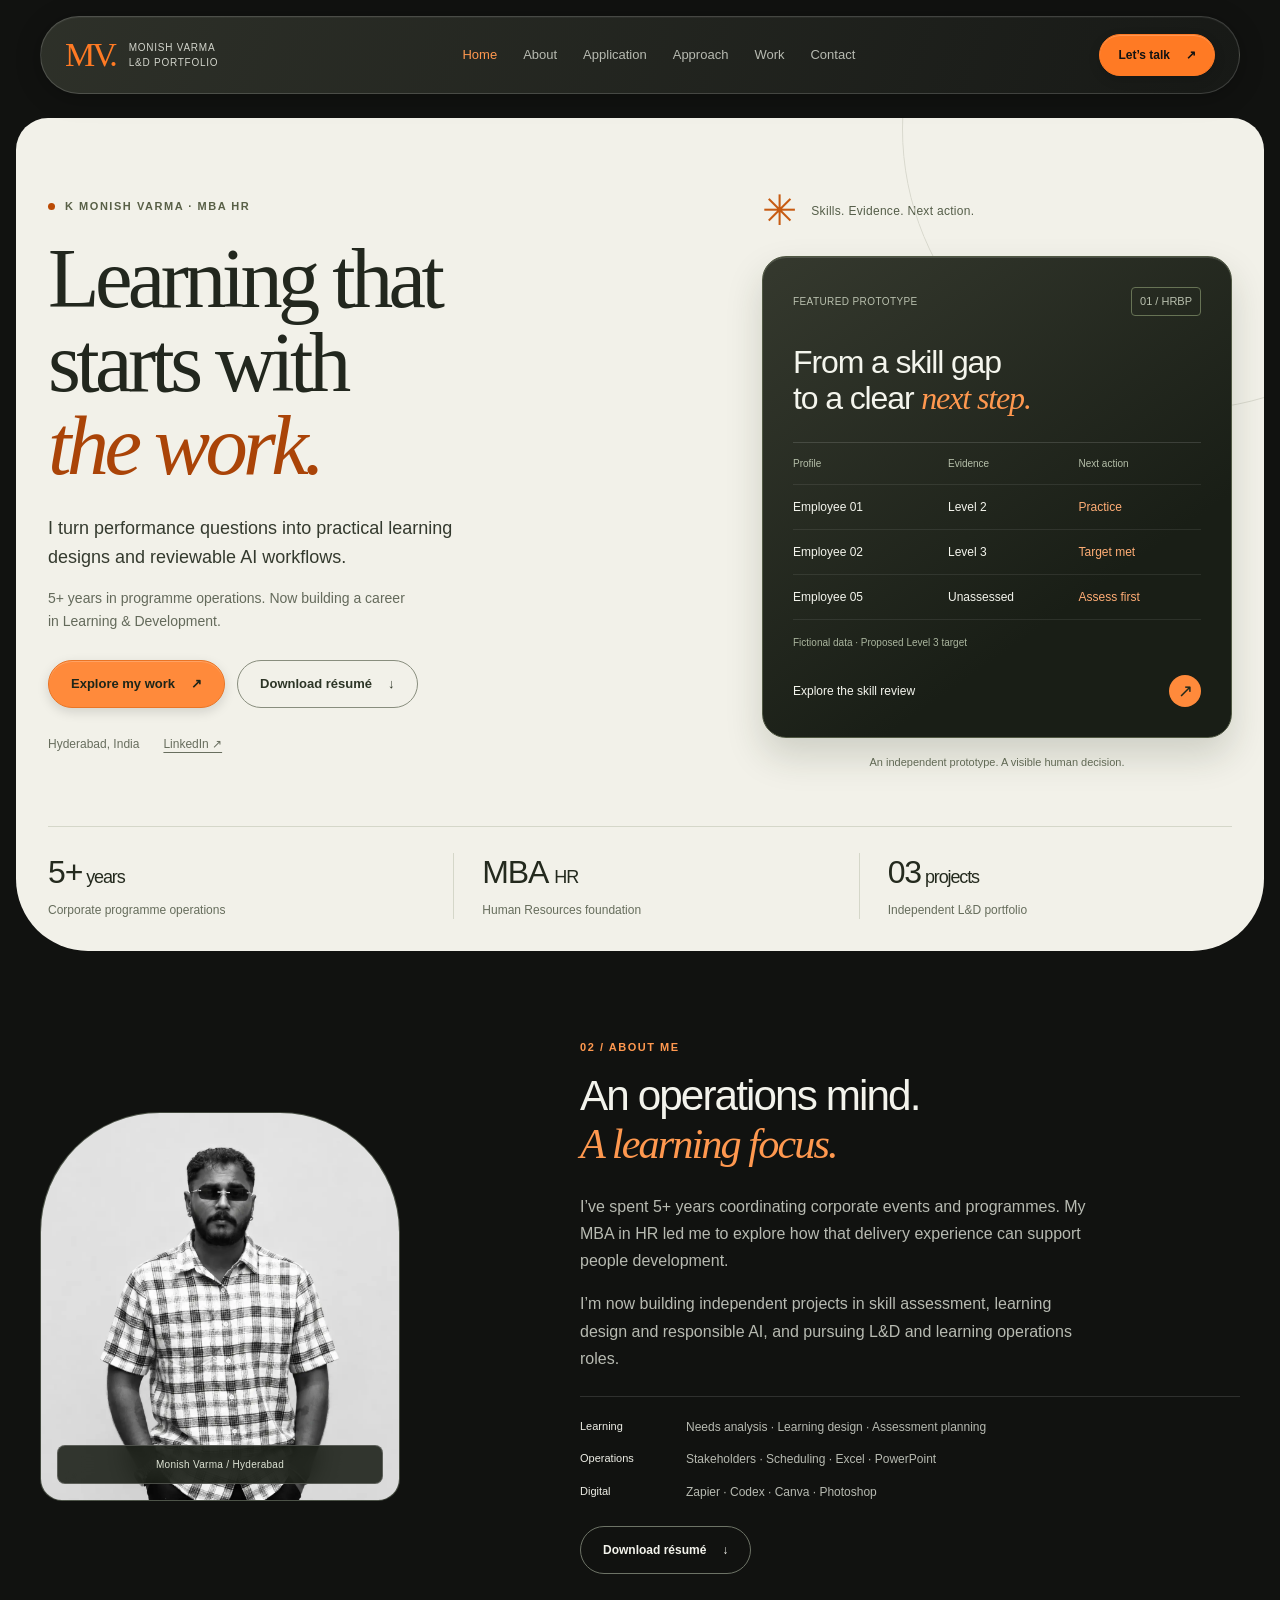
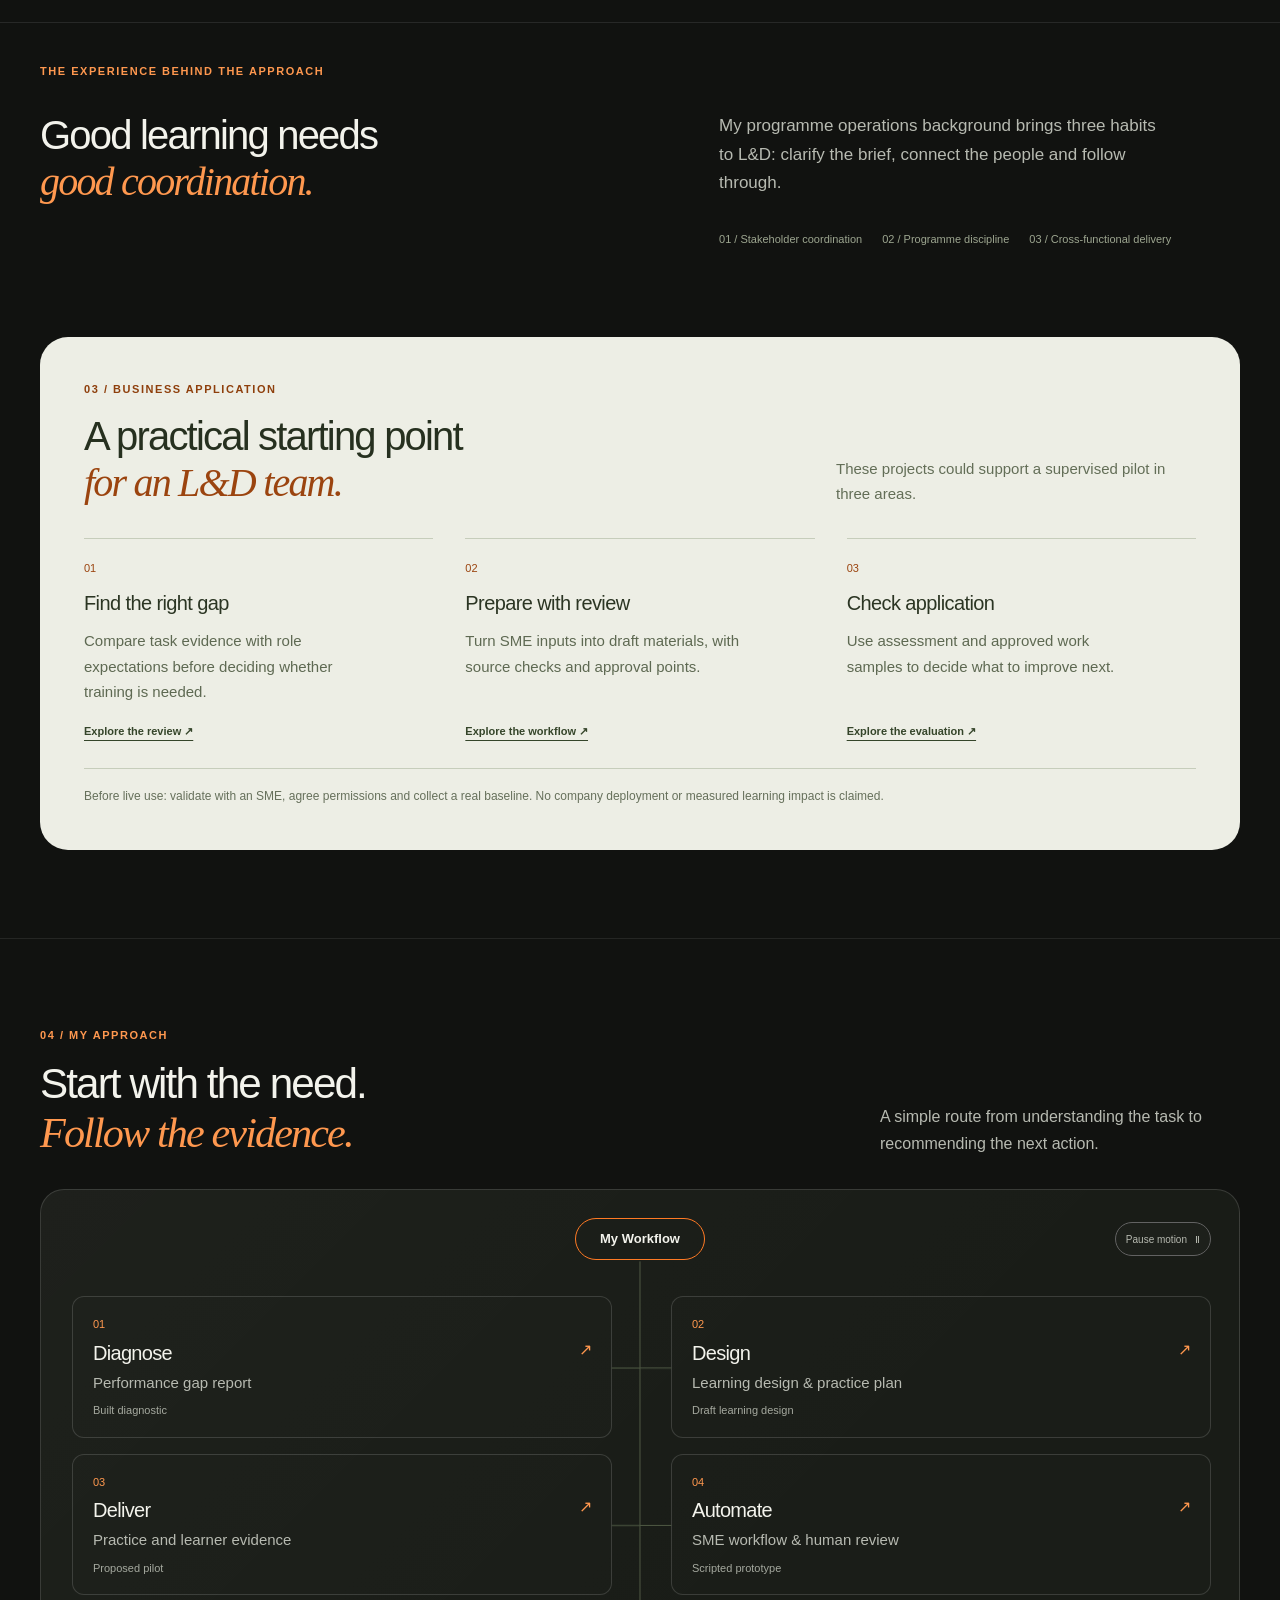
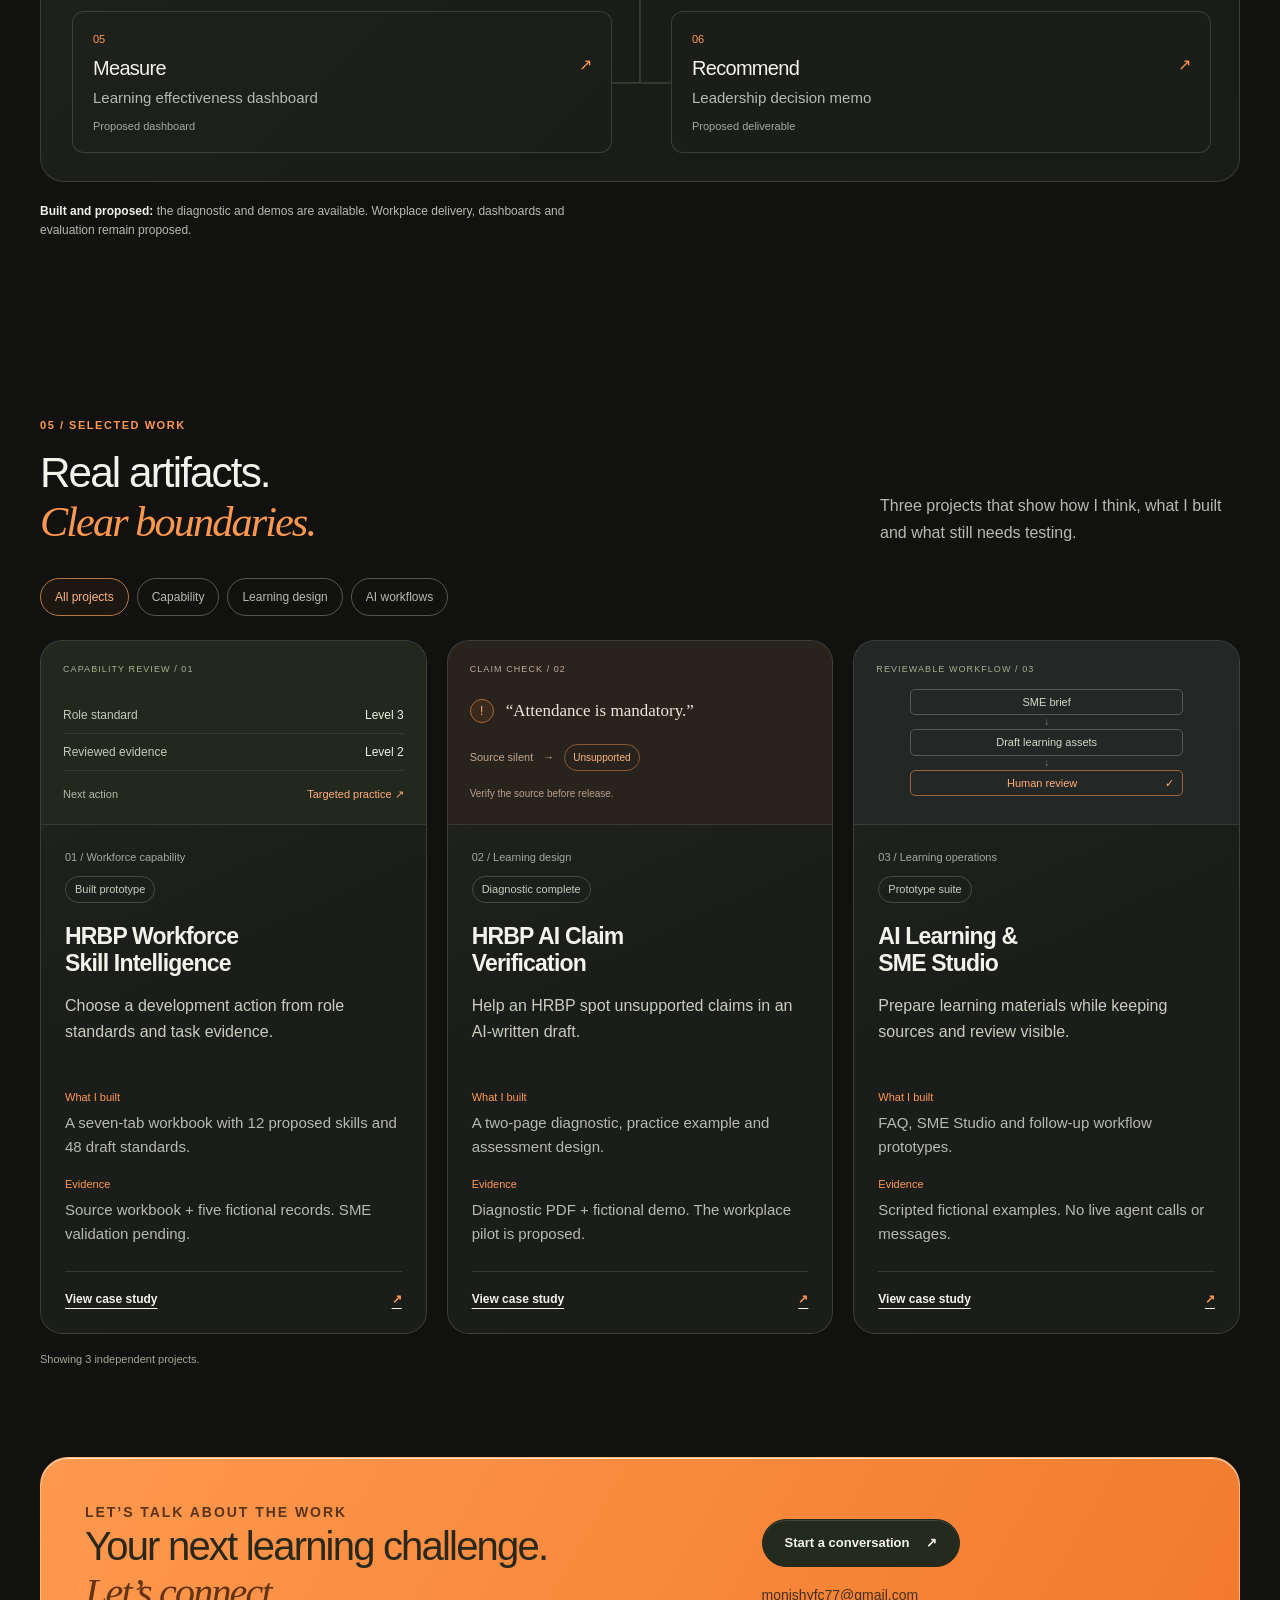
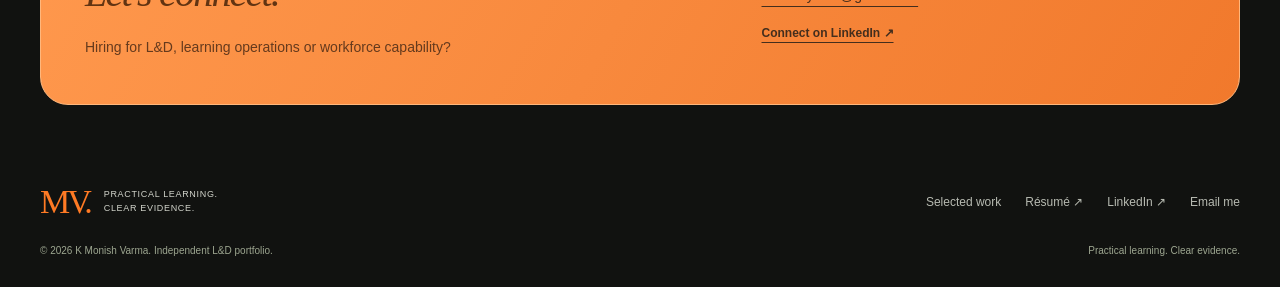
<file: index.html>
<!doctype html><html lang="en"><head><meta charset="utf-8"><meta name="viewport" content="width=device-width, initial-scale=1"><meta name="theme-color" content="#121212"><title>K Monish Varma | Learning &amp; Development Portfolio</title><meta name="description" content="Independent L&amp;D projects in workforce skill intelligence, learning design and responsible AI, grounded in 5+ years of programme operations."><link rel="icon" href="assets/favicon.svg" type="image/svg+xml"><link rel="stylesheet" href="styles.css"><link rel="stylesheet" href="gloss.css"><script src="script.js" defer></script></head><body class="gloss-edition"><a class="skip" href="#main">Skip to content</a>
<header class="site-header"><div class="container header-inner">
<a class="brand" href="index.html" aria-label="Monish Varma home"><span class="brand-mark">MV.</span><span class="brand-label">Monish Varma<br>L&amp;D Portfolio</span></a>
<button class="menu-button" aria-expanded="false" aria-controls="main-nav">Menu <span aria-hidden="true">☰</span></button>
<nav class="main-nav" id="main-nav" aria-label="Main navigation"><a href="index.html" aria-current="page">Home</a><a href="index.html#about">About</a><a href="index.html#ownership">Application</a><a href="index.html#approach">Approach</a><a href="index.html#work" >Work</a><a href="index.html#contact">Contact</a></nav>
<a class="btn header-cta" href="mailto:monishyfc77@gmail.com">Let’s talk <span aria-hidden="true">↗</span></a>
</div></header><main id="main" class="gloss-home">
<section class="hero-shell" id="home" aria-labelledby="hero-title"><div class="container hero editorial-hero">
<div class="hero-copy"><p class="eyebrow"><span class="intro-dot" aria-hidden="true"></span> K Monish Varma · MBA HR</p><h1 id="hero-title">Learning that<br>starts with<br><em>the work.</em></h1><p class="hero-description">I turn performance questions into practical learning designs and reviewable AI workflows.</p><p class="hero-context">5+ years in programme operations. Now building a career in Learning &amp; Development.</p><div class="hero-actions"><a class="btn" href="#work">Explore my work <span aria-hidden="true">↗</span></a><a class="btn btn-outline" href="https://drive.google.com/drive/folders/1V7bAxSnCjZlfoN0Su6JrV9TAAhjVY_0z?usp=sharing" target="_blank" rel="noopener noreferrer">Download résumé <span aria-hidden="true">↓</span></a></div><div class="hero-footnote"><span>Hyderabad, India</span><a href="https://www.linkedin.com/in/monish-varma-15227920a/" target="_blank" rel="noopener noreferrer">LinkedIn ↗</a></div></div>
<div class="hero-evidence"><div class="evidence-kicker"><span class="small-star" aria-hidden="true">✳</span><span>Skills. Evidence. Next action.</span></div><a class="preview-card" href="projects/workforce-skill-intelligence.html" aria-label="Explore Workforce Skill Intelligence, an independent prototype"><div class="preview-top"><span class="micro">FEATURED PROTOTYPE</span><span class="preview-code">01 / HRBP</span></div><h2>From a skill gap<br>to a clear <em>next step.</em></h2><div class="review-table" role="img" aria-label="Fictional records: Employee 01 Level 2, practice. Employee 02 Level 3, target met. Employee 05 unassessed, assess first. Proposed target Level 3."><div class="review-row review-head"><span>Profile</span><span>Evidence</span><span>Next action</span></div><div class="review-row"><span>Employee 01</span><span>Level 2</span><b>Practice</b></div><div class="review-row"><span>Employee 02</span><span>Level 3</span><b>Target met</b></div><div class="review-row"><span>Employee 05</span><span>Unassessed</span><b>Assess first</b></div></div><p class="data-note">Fictional data · Proposed Level 3 target</p><div class="preview-footer"><span>Explore the skill review</span><span class="round-arrow" aria-hidden="true">↗</span></div></a><p class="hero-evidence-note">An independent prototype. A visible human decision.</p></div>
</div><div class="container proof-strip" aria-label="Professional background and portfolio"><div><strong>5+<span> years</span></strong><p>Corporate programme operations</p></div><div><strong>MBA <span>HR</span></strong><p>Human Resources foundation</p></div><div><strong>03<span> projects</span></strong><p>Independent L&amp;D portfolio</p></div></div></section>
<section class="section" id="about" aria-labelledby="about-title"><div class="container about-editorial"><figure class="about-visual"><div class="about-portrait-frame"><img class="about-portrait" src="assets/Monish_Varma_Portrait_Monochrome.webp" width="1254" height="1254" loading="lazy" decoding="async" alt="Black-and-white portrait of K Monish Varma in a checked shirt and sunglasses"><span class="portrait-caption">Monish Varma / Hyderabad</span></div></figure><div class="about-copy"><p class="eyebrow">02 / About me</p><h2 id="about-title">An operations mind.<br><em>A learning focus.</em></h2><p>I’ve spent 5+ years coordinating corporate events and programmes. My MBA in HR led me to explore how that delivery experience can support people development.</p><p>I’m now building independent projects in skill assessment, learning design and responsible AI, and pursuing L&amp;D and learning operations roles.</p><dl class="skill-groups"><div><dt>Learning</dt><dd>Needs analysis · Learning design · Assessment planning</dd></div><div><dt>Operations</dt><dd>Stakeholders · Scheduling · Excel · PowerPoint</dd></div><div><dt>Digital</dt><dd>Zapier · Codex · Canva · Photoshop</dd></div></dl><a class="btn btn-outline" href="https://drive.google.com/drive/folders/1V7bAxSnCjZlfoN0Su6JrV9TAAhjVY_0z?usp=sharing" target="_blank" rel="noopener noreferrer">Download résumé <span aria-hidden="true">↓</span></a></div></div><div class="foundation-band about-foundation" id="foundation" aria-labelledby="foundation-title"><div class="container"><p class="eyebrow">The experience behind the approach</p><h2 id="foundation-title">Good learning needs<br><em>good coordination.</em></h2><p>My programme operations background brings three habits to L&amp;D: clarify the brief, connect the people and follow through.</p><div class="foundation-strengths"><span>01 / Stakeholder coordination</span><span>02 / Programme discipline</span><span>03 / Cross-functional delivery</span></div></div></div></section>
<section class="section business-section" id="ownership" aria-labelledby="application-title"><div class="container business-panel"><div class="section-intro"><div><p class="eyebrow">03 / Business application</p><h2 id="application-title">A practical starting point<br><em>for an L&amp;D team.</em></h2></div><p>These projects could support a supervised pilot in three areas.</p></div><div class="business-grid"><article><span>01</span><h3>Find the right gap</h3><p>Compare task evidence with role expectations before deciding whether training is needed.</p><a class="inline-link" href="projects/workforce-skill-intelligence.html#develop">Explore the review ↗</a></article><article><span>02</span><h3>Prepare with review</h3><p>Turn SME inputs into draft materials, with source checks and approval points.</p><a class="inline-link" href="projects/learning-agent-studio.html#develop">Explore the workflow ↗</a></article><article><span>03</span><h3>Check application</h3><p>Use assessment and approved work samples to decide what to improve next.</p><a class="inline-link" href="projects/ai-claim-verification.html#evaluate">Explore the evaluation ↗</a></article></div><p class="business-note">Before live use: validate with an SME, agree permissions and collect a real baseline. No company deployment or measured learning impact is claimed.</p></div></section>
<section class="section workflow-section" id="approach" aria-labelledby="workflow-title"><div class="container"><div class="section-intro"><div><p class="eyebrow">04 / My approach</p><h2 id="workflow-title">Start with the need.<br><em>Follow the evidence.</em></h2></div><p>A simple route from understanding the task to recommending the next action.</p></div>      <div class="capability-wave six-workflow" data-content-motion data-motion-name="workflow outlines"><div class="six-workflow-header"><span class="wave-hub">My Workflow</span><button class="wave-motion-toggle" type="button" aria-pressed="false" aria-label="Pause workflow outlines animation" hidden>Pause motion <span aria-hidden="true">Ⅱ</span></button></div><svg class="six-connectors" aria-hidden="true" focusable="false" fill="none"><path class="six-rail six-feed"/><path class="six-flow six-feed" pathLength="100"/><path class="six-rail" data-six-branch="0"/><path class="six-flow six-branch-flow" data-six-branch="0" pathLength="100"/><path class="six-rail" data-six-branch="1"/><path class="six-flow six-branch-flow" data-six-branch="1" pathLength="100"/><path class="six-rail" data-six-branch="2"/><path class="six-flow six-branch-flow" data-six-branch="2" pathLength="100"/><path class="six-rail" data-six-branch="3"/><path class="six-flow six-branch-flow" data-six-branch="3" pathLength="100"/><path class="six-rail" data-six-branch="4"/><path class="six-flow six-branch-flow" data-six-branch="4" pathLength="100"/><path class="six-rail" data-six-branch="5"/><path class="six-flow six-branch-flow" data-six-branch="5" pathLength="100"/></svg><ol class="six-workflow-grid" aria-label="Six stages: diagnose, design, deliver, automate, measure and recommend">
<li><a class="six-stage" href="projects/ai-claim-verification.html#diagnose"><svg class="project-outline" aria-hidden="true" focusable="false"><rect class="project-outline-loop" x="1" y="1" width="100" height="100" rx="11" pathLength="100"/></svg><span class="six-step">01</span><h3>Diagnose<span aria-hidden="true">↗</span></h3><p>Performance gap report</p><span class="six-status">Built diagnostic</span></a></li>
<li><a class="six-stage" href="projects/ai-claim-verification.html#design"><svg class="project-outline" aria-hidden="true" focusable="false"><rect class="project-outline-loop" x="1" y="1" width="100" height="100" rx="11" pathLength="100"/></svg><span class="six-step">02</span><h3>Design<span aria-hidden="true">↗</span></h3><p>Learning design &amp; practice plan</p><span class="six-status">Draft learning design</span></a></li>
<li><a class="six-stage" href="projects/workforce-skill-intelligence.html#deliver"><svg class="project-outline" aria-hidden="true" focusable="false"><rect class="project-outline-loop" x="1" y="1" width="100" height="100" rx="11" pathLength="100"/></svg><span class="six-step">03</span><h3>Deliver<span aria-hidden="true">↗</span></h3><p>Practice and learner evidence</p><span class="six-status">Proposed pilot</span></a></li>
<li><a class="six-stage" href="projects/learning-agent-studio.html#develop"><svg class="project-outline" aria-hidden="true" focusable="false"><rect class="project-outline-loop" x="1" y="1" width="100" height="100" rx="11" pathLength="100"/></svg><span class="six-step">04</span><h3>Automate<span aria-hidden="true">↗</span></h3><p>SME workflow &amp; human review</p><span class="six-status">Scripted prototype</span></a></li>
<li><a class="six-stage" href="projects/ai-claim-verification.html#evaluate"><svg class="project-outline" aria-hidden="true" focusable="false"><rect class="project-outline-loop" x="1" y="1" width="100" height="100" rx="11" pathLength="100"/></svg><span class="six-step">05</span><h3>Measure<span aria-hidden="true">↗</span></h3><p>Learning effectiveness dashboard</p><span class="six-status">Proposed dashboard</span></a></li>
<li><a class="six-stage" href="projects/workforce-skill-intelligence.html#evaluate"><svg class="project-outline" aria-hidden="true" focusable="false"><rect class="project-outline-loop" x="1" y="1" width="100" height="100" rx="11" pathLength="100"/></svg><span class="six-step">06</span><h3>Recommend<span aria-hidden="true">↗</span></h3><p>Leadership decision memo</p><span class="six-status">Proposed deliverable</span></a></li>
</ol></div>
<p class="workflow-boundary"><strong>Built and proposed:</strong> the diagnostic and demos are available. Workplace delivery, dashboards and evaluation remain proposed.</p></div></section>
<section class="section selected-work" id="work" aria-labelledby="projects-title"><div class="container"><div class="section-intro"><div><p class="eyebrow">05 / Selected work</p><h2 id="projects-title">Real artifacts.<br><em>Clear boundaries.</em></h2></div><p>Three projects that show how I think, what I built and what still needs testing.</p></div><div class="filter-bar" role="group" aria-label="Filter portfolio projects"><button class="filter" data-filter="all" aria-pressed="true">All projects</button><button class="filter" data-filter="capability" aria-pressed="false">Capability</button><button class="filter" data-filter="design" aria-pressed="false">Learning design</button><button class="filter" data-filter="operations" aria-pressed="false">AI workflows</button></div><div class="project-grid">
<article class="project-card" data-category="capability"><div class="project-visual skill-visual" aria-hidden="true"><div class="visual-label">CAPABILITY REVIEW / 01</div><div class="visual-review"><span>Role standard</span><b>Level 3</b></div><div class="visual-review"><span>Reviewed evidence</span><b>Level 2</b></div><div class="visual-action"><span>Next action</span><b>Targeted practice ↗</b></div></div><div class="project-body"><div class="project-topline"><span class="project-number">01 / Workforce capability</span><span class="tag">Built prototype</span></div><h3>HRBP Workforce<br>Skill Intelligence</h3><p class="project-problem">Choose a development action from role standards and task evidence.</p><dl class="project-details"><div><dt>What I built</dt><dd>A seven-tab workbook with 12 proposed skills and 48 draft standards.</dd></div><div><dt>Evidence</dt><dd>Source workbook + five fictional records. SME validation pending.</dd></div></dl><a class="text-link" href="projects/workforce-skill-intelligence.html">View case study <span aria-hidden="true">↗</span></a></div></article>
<article class="project-card" data-category="design"><div class="project-visual claim-visual" aria-hidden="true"><div class="visual-label">CLAIM CHECK / 02</div><div class="mock-claim"><span class="claim-marker">!</span><span>“Attendance is mandatory.”</span></div><div class="claim-route"><span>Source silent</span><span>→</span><b>Unsupported</b></div><div class="claim-caption">Verify the source before release.</div></div><div class="project-body"><div class="project-topline"><span class="project-number">02 / Learning design</span><span class="tag">Diagnostic complete</span></div><h3>HRBP AI Claim<br>Verification</h3><p class="project-problem">Help an HRBP spot unsupported claims in an AI-written draft.</p><dl class="project-details"><div><dt>What I built</dt><dd>A two-page diagnostic, practice example and assessment design.</dd></div><div><dt>Evidence</dt><dd>Diagnostic PDF + fictional demo. The workplace pilot is proposed.</dd></div></dl><a class="text-link" href="projects/ai-claim-verification.html">View case study <span aria-hidden="true">↗</span></a></div></article>
<article class="project-card" data-category="operations"><div class="project-visual agent-visual" aria-hidden="true"><div class="visual-label">REVIEWABLE WORKFLOW / 03</div><div class="agent-flow"><span>SME brief</span><i>↓</i><span>Draft learning assets</span><i>↓</i><b>Human review <span>✓</span></b></div></div><div class="project-body"><div class="project-topline"><span class="project-number">03 / Learning operations</span><span class="tag">Prototype suite</span></div><h3>AI Learning &amp;<br>SME Studio</h3><p class="project-problem">Prepare learning materials while keeping sources and review visible.</p><dl class="project-details"><div><dt>What I built</dt><dd>FAQ, SME Studio and follow-up workflow prototypes.</dd></div><div><dt>Evidence</dt><dd>Scripted fictional examples. No live agent calls or messages.</dd></div></dl><a class="text-link" href="projects/learning-agent-studio.html">View case study <span aria-hidden="true">↗</span></a></div></article>
</div><p class="filter-status" id="filter-status" role="status">Showing 3 independent projects.</p></div></section>
<section class="section contact-section" id="contact" aria-labelledby="contact-title"><div class="container contact-panel"><div><p class="eyebrow">Let’s talk about the work</p><h2 id="contact-title">Your next learning challenge.<br><em>Let’s connect.</em></h2><p>Hiring for L&amp;D, learning operations or workforce capability?</p></div><div class="contact-links"><a class="btn contact-cta" href="mailto:monishyfc77@gmail.com?subject=L%26D%20opportunity%20%E2%80%94%20Monish%20Varma">Start a conversation <span aria-hidden="true">↗</span></a><a class="contact-email" href="mailto:monishyfc77@gmail.com">monishyfc77@gmail.com</a><a class="inline-link" href="https://www.linkedin.com/in/monish-varma-15227920a/" target="_blank" rel="noopener noreferrer">Connect on LinkedIn ↗</a></div></div></section>
</main><footer class="site-footer"><div class="container"><div class="footer-top"><a class="brand" href="index.html"><span class="brand-mark">MV.</span><span class="brand-label">Practical learning.<br>Clear evidence.</span></a><nav aria-label="Footer navigation"><a href="index.html#work">Selected work</a><a href="https://drive.google.com/drive/folders/1V7bAxSnCjZlfoN0Su6JrV9TAAhjVY_0z?usp=sharing" target="_blank" rel="noopener noreferrer">Résumé ↗</a><a href="https://www.linkedin.com/in/monish-varma-15227920a/" target="_blank" rel="noopener noreferrer">LinkedIn ↗</a><a href="mailto:monishyfc77@gmail.com">Email me</a></nav></div><div class="footer-bottom"><span>© 2026 K Monish Varma. Independent L&amp;D portfolio.</span><span>Practical learning. Clear evidence.</span></div></div></footer></body></html>
</file>
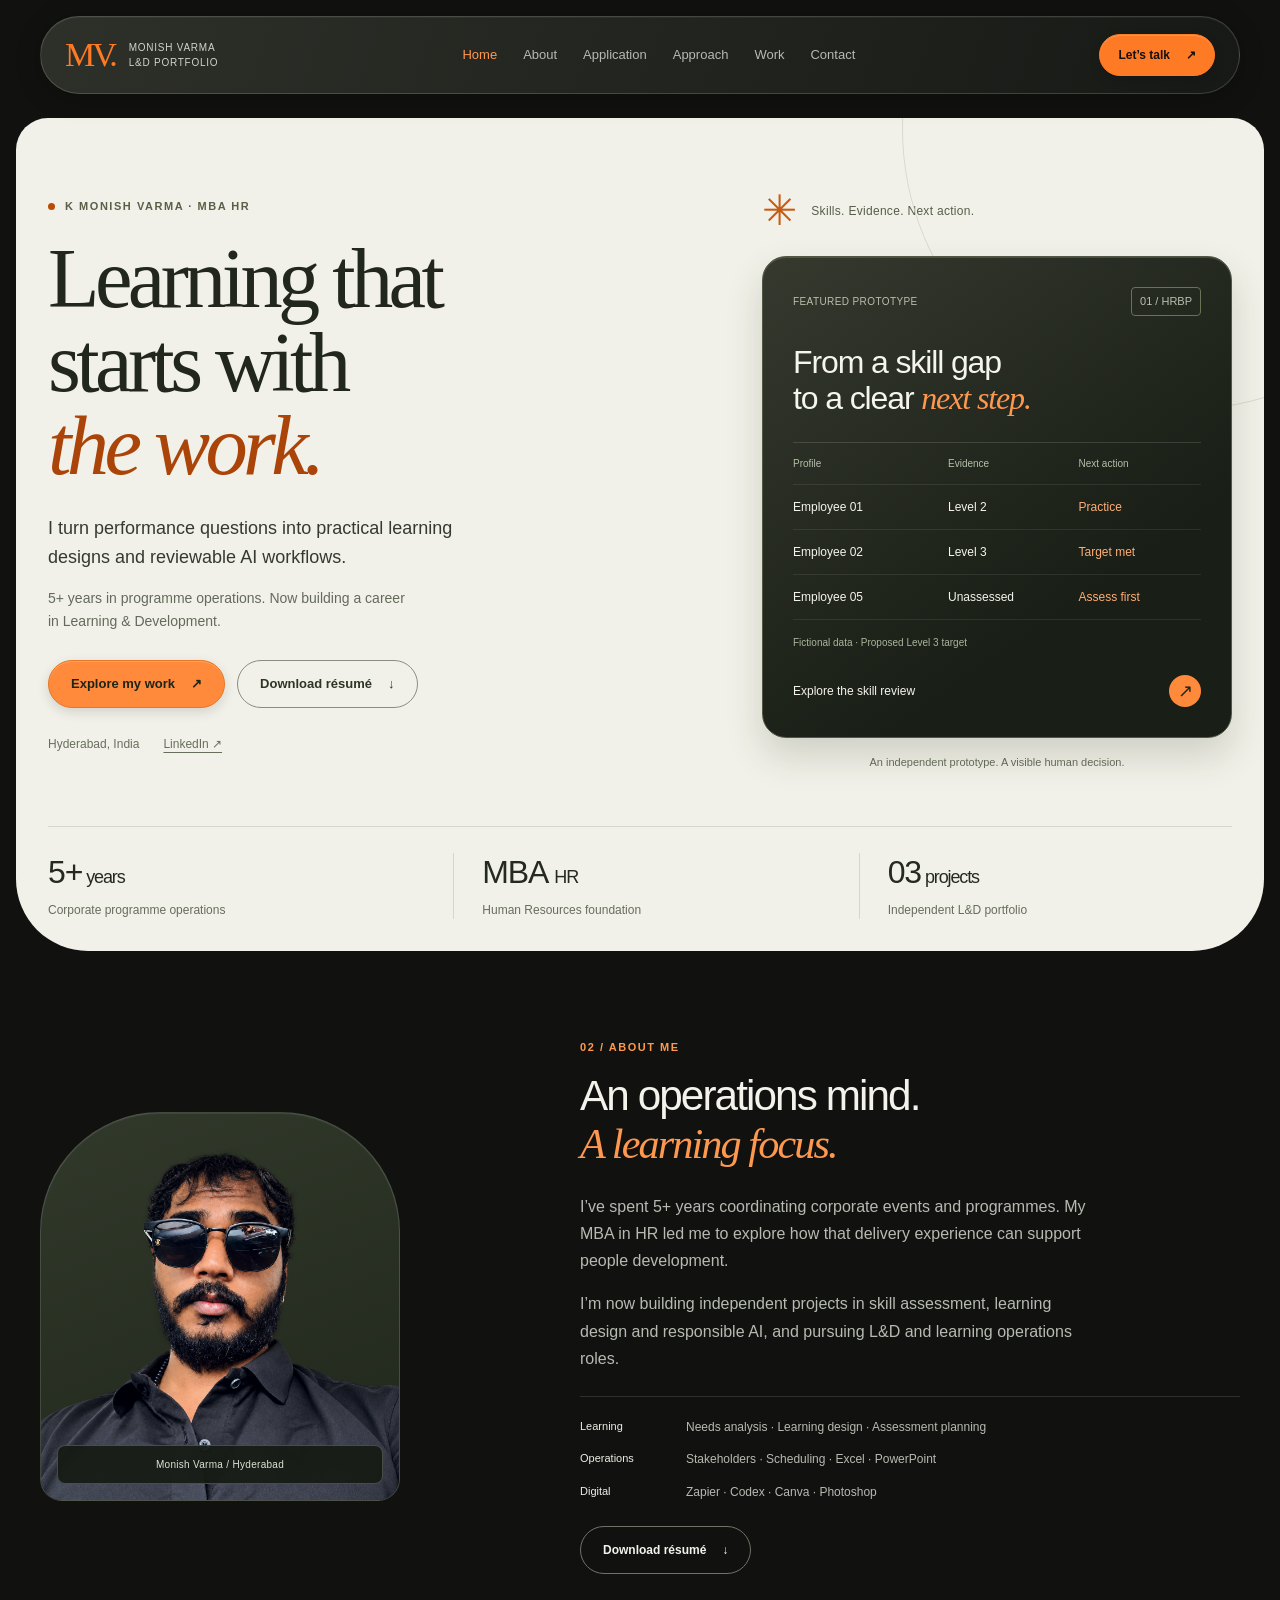
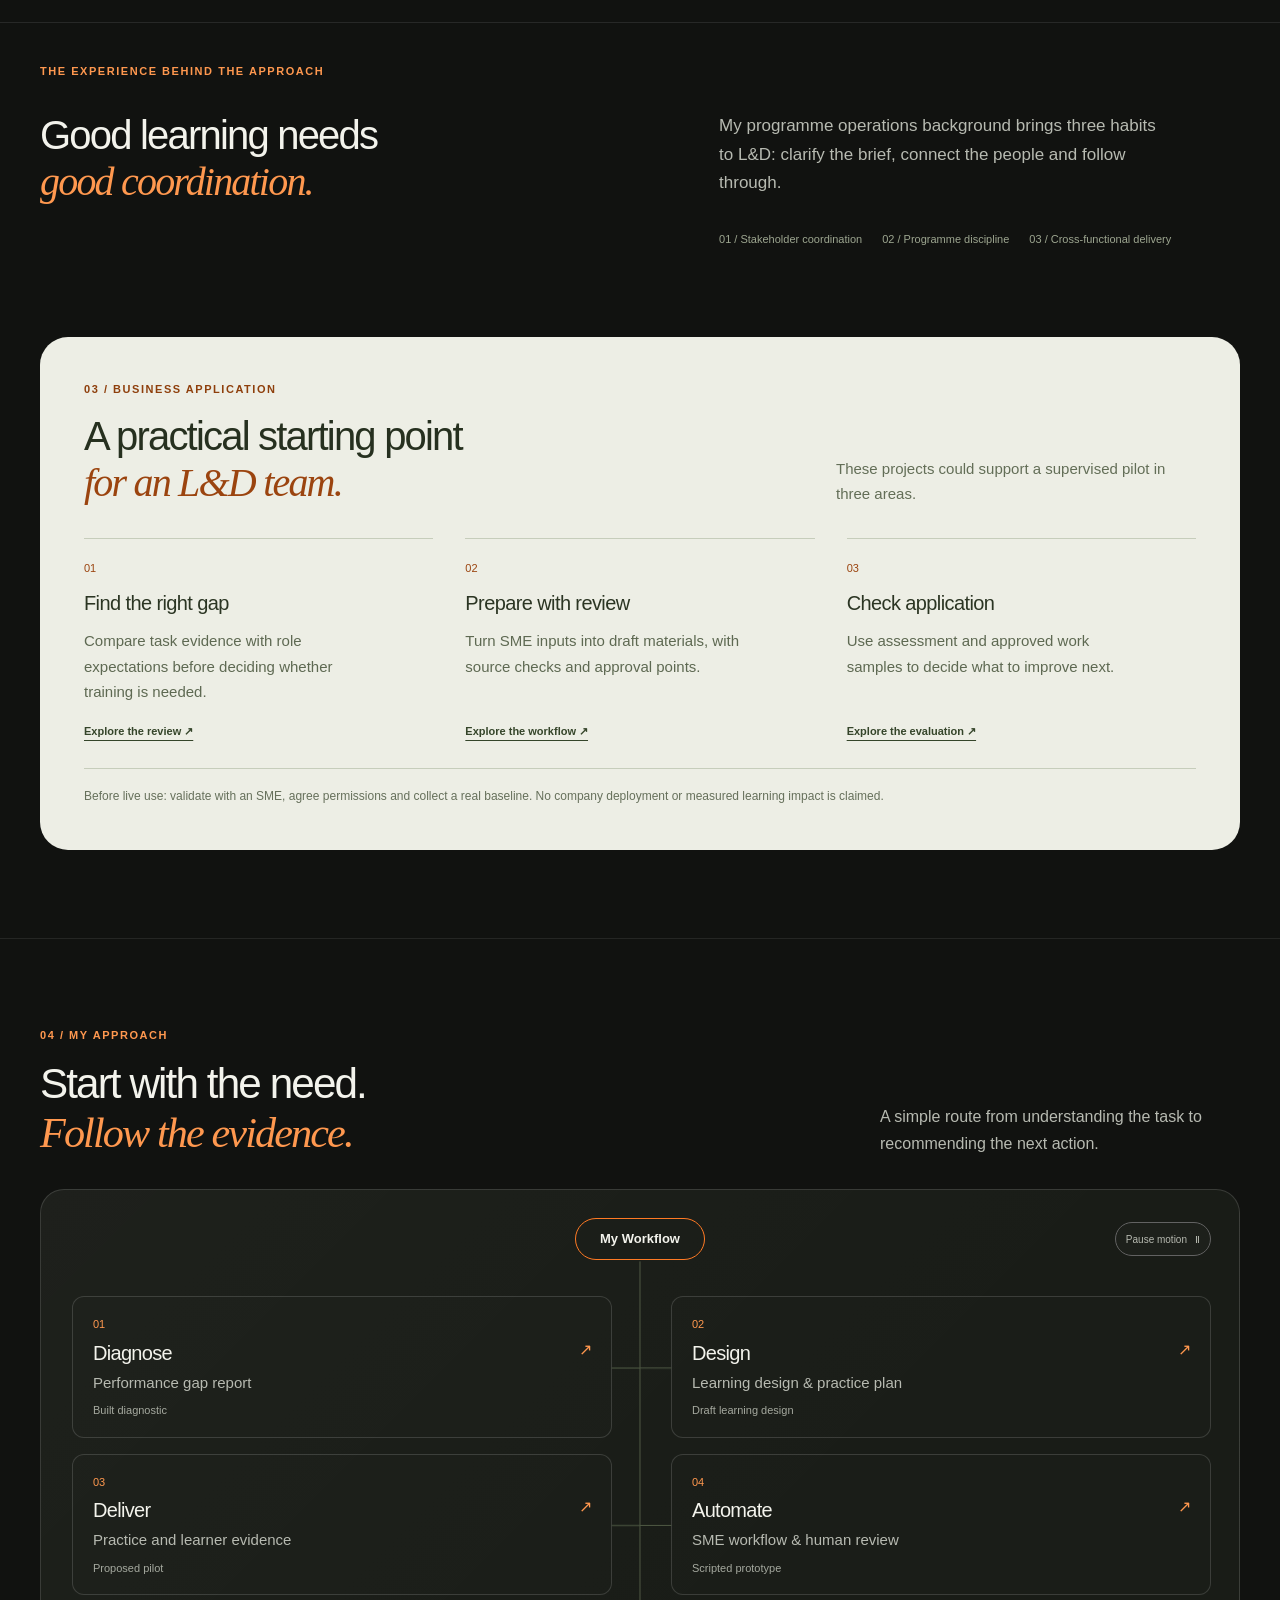
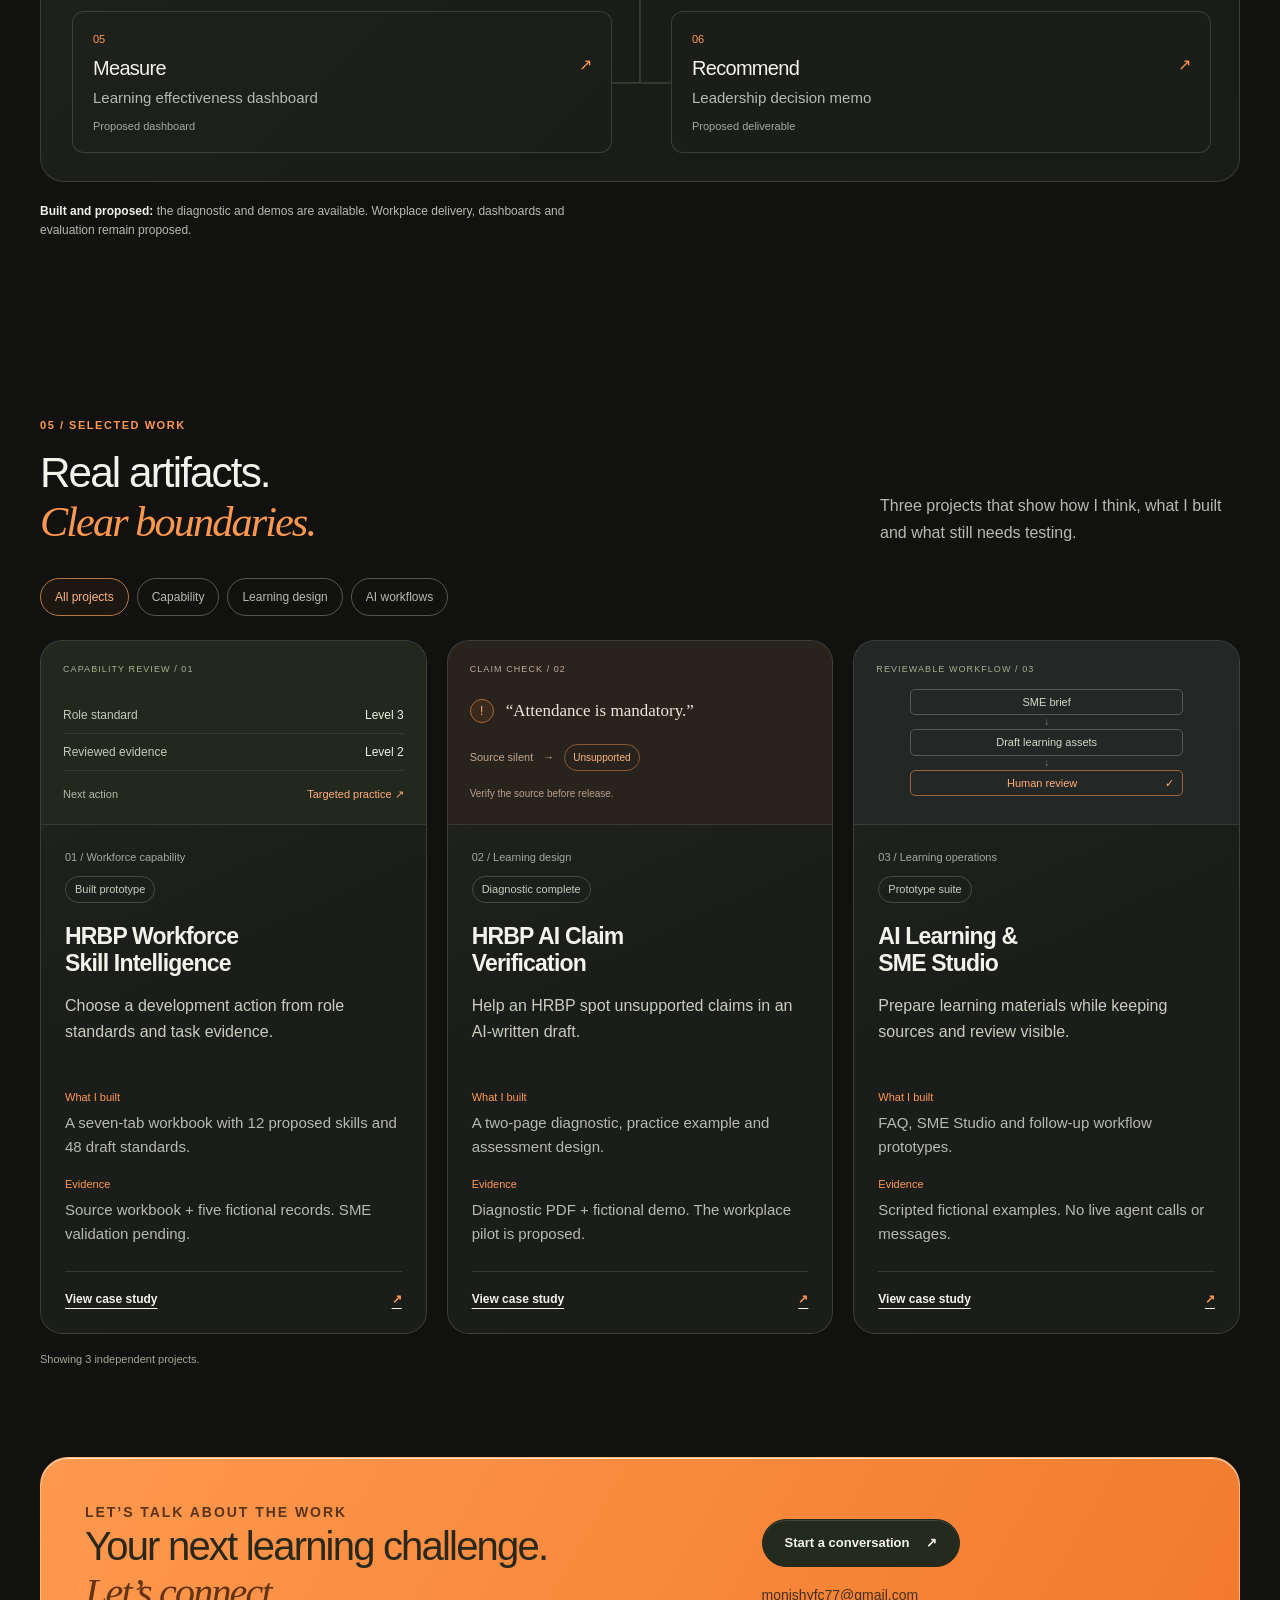
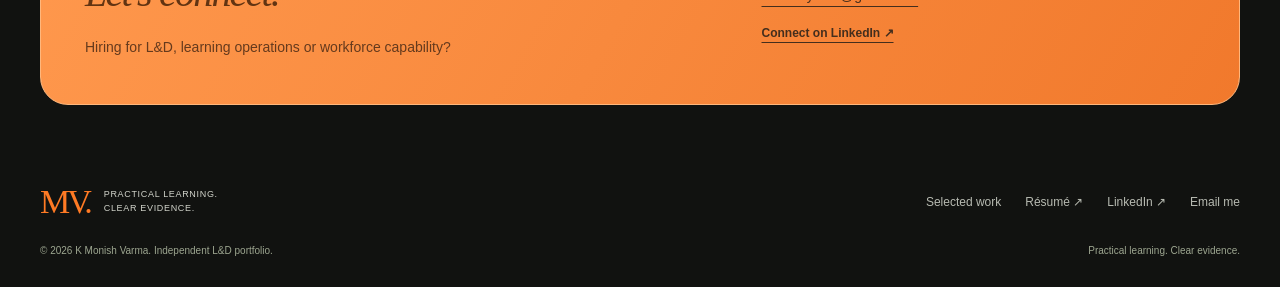
<file: L&D Portfolio/index.html>
<!doctype html><html lang="en"><head><meta charset="utf-8"><meta name="viewport" content="width=device-width, initial-scale=1"><meta name="theme-color" content="#121212"><title>K Monish Varma | Learning &amp; Development Portfolio</title><meta name="description" content="Independent L&amp;D projects in workforce skill intelligence, learning design and responsible AI, grounded in 5+ years of programme operations."><link rel="icon" href="assets/favicon.svg" type="image/svg+xml"><link rel="stylesheet" href="styles.css"><link rel="stylesheet" href="gloss.css"><script src="script.js" defer></script></head><body class="gloss-edition"><a class="skip" href="#main">Skip to content</a>
<header class="site-header"><div class="container header-inner">
<a class="brand" href="index.html" aria-label="Monish Varma home"><span class="brand-mark">MV.</span><span class="brand-label">Monish Varma<br>L&amp;D Portfolio</span></a>
<button class="menu-button" aria-expanded="false" aria-controls="main-nav">Menu <span aria-hidden="true">☰</span></button>
<nav class="main-nav" id="main-nav" aria-label="Main navigation"><a href="index.html" aria-current="page">Home</a><a href="index.html#about">About</a><a href="index.html#ownership">Application</a><a href="index.html#approach">Approach</a><a href="index.html#work" >Work</a><a href="index.html#contact">Contact</a></nav>
<a class="btn header-cta" href="mailto:monishyfc77@gmail.com">Let’s talk <span aria-hidden="true">↗</span></a>
</div></header><main id="main" class="gloss-home">
<section class="hero-shell" id="home" aria-labelledby="hero-title"><div class="container hero editorial-hero">
<div class="hero-copy"><p class="eyebrow"><span class="intro-dot" aria-hidden="true"></span> K Monish Varma · MBA HR</p><h1 id="hero-title">Learning that<br>starts with<br><em>the work.</em></h1><p class="hero-description">I turn performance questions into practical learning designs and reviewable AI workflows.</p><p class="hero-context">5+ years in programme operations. Now building a career in Learning &amp; Development.</p><div class="hero-actions"><a class="btn" href="#work">Explore my work <span aria-hidden="true">↗</span></a><a class="btn btn-outline" href="https://drive.google.com/drive/folders/1V7bAxSnCjZlfoN0Su6JrV9TAAhjVY_0z?usp=sharing" target="_blank" rel="noopener noreferrer">Download résumé <span aria-hidden="true">↓</span></a></div><div class="hero-footnote"><span>Hyderabad, India</span><a href="https://www.linkedin.com/in/monish-varma-15227920a/" target="_blank" rel="noopener noreferrer">LinkedIn ↗</a></div></div>
<div class="hero-evidence"><div class="evidence-kicker"><span class="small-star" aria-hidden="true">✳</span><span>Skills. Evidence. Next action.</span></div><a class="preview-card" href="projects/workforce-skill-intelligence.html" aria-label="Explore Workforce Skill Intelligence, an independent prototype"><div class="preview-top"><span class="micro">FEATURED PROTOTYPE</span><span class="preview-code">01 / HRBP</span></div><h2>From a skill gap<br>to a clear <em>next step.</em></h2><div class="review-table" role="img" aria-label="Fictional records: Employee 01 Level 2, practice. Employee 02 Level 3, target met. Employee 05 unassessed, assess first. Proposed target Level 3."><div class="review-row review-head"><span>Profile</span><span>Evidence</span><span>Next action</span></div><div class="review-row"><span>Employee 01</span><span>Level 2</span><b>Practice</b></div><div class="review-row"><span>Employee 02</span><span>Level 3</span><b>Target met</b></div><div class="review-row"><span>Employee 05</span><span>Unassessed</span><b>Assess first</b></div></div><p class="data-note">Fictional data · Proposed Level 3 target</p><div class="preview-footer"><span>Explore the skill review</span><span class="round-arrow" aria-hidden="true">↗</span></div></a><p class="hero-evidence-note">An independent prototype. A visible human decision.</p></div>
</div><div class="container proof-strip" aria-label="Professional background and portfolio"><div><strong>5+<span> years</span></strong><p>Corporate programme operations</p></div><div><strong>MBA <span>HR</span></strong><p>Human Resources foundation</p></div><div><strong>03<span> projects</span></strong><p>Independent L&amp;D portfolio</p></div></div></section>
<section class="section" id="about" aria-labelledby="about-title"><div class="container about-editorial"><figure class="about-visual"><div class="about-portrait-frame"><img class="about-portrait" src="assets/Monish_Varma_Portrait_Black_Shirt.png" width="1254" height="1254" loading="lazy" decoding="async" alt="K Monish Varma wearing a black shirt and sunglasses"><span class="portrait-caption">Monish Varma / Hyderabad</span></div></figure><div class="about-copy"><p class="eyebrow">02 / About me</p><h2 id="about-title">An operations mind.<br><em>A learning focus.</em></h2><p>I’ve spent 5+ years coordinating corporate events and programmes. My MBA in HR led me to explore how that delivery experience can support people development.</p><p>I’m now building independent projects in skill assessment, learning design and responsible AI, and pursuing L&amp;D and learning operations roles.</p><dl class="skill-groups"><div><dt>Learning</dt><dd>Needs analysis · Learning design · Assessment planning</dd></div><div><dt>Operations</dt><dd>Stakeholders · Scheduling · Excel · PowerPoint</dd></div><div><dt>Digital</dt><dd>Zapier · Codex · Canva · Photoshop</dd></div></dl><a class="btn btn-outline" href="https://drive.google.com/drive/folders/1V7bAxSnCjZlfoN0Su6JrV9TAAhjVY_0z?usp=sharing" target="_blank" rel="noopener noreferrer">Download résumé <span aria-hidden="true">↓</span></a></div></div><div class="foundation-band about-foundation" id="foundation" aria-labelledby="foundation-title"><div class="container"><p class="eyebrow">The experience behind the approach</p><h2 id="foundation-title">Good learning needs<br><em>good coordination.</em></h2><p>My programme operations background brings three habits to L&amp;D: clarify the brief, connect the people and follow through.</p><div class="foundation-strengths"><span>01 / Stakeholder coordination</span><span>02 / Programme discipline</span><span>03 / Cross-functional delivery</span></div></div></div></section>
<section class="section business-section" id="ownership" aria-labelledby="application-title"><div class="container business-panel"><div class="section-intro"><div><p class="eyebrow">03 / Business application</p><h2 id="application-title">A practical starting point<br><em>for an L&amp;D team.</em></h2></div><p>These projects could support a supervised pilot in three areas.</p></div><div class="business-grid"><article><span>01</span><h3>Find the right gap</h3><p>Compare task evidence with role expectations before deciding whether training is needed.</p><a class="inline-link" href="projects/workforce-skill-intelligence.html#develop">Explore the review ↗</a></article><article><span>02</span><h3>Prepare with review</h3><p>Turn SME inputs into draft materials, with source checks and approval points.</p><a class="inline-link" href="projects/learning-agent-studio.html#develop">Explore the workflow ↗</a></article><article><span>03</span><h3>Check application</h3><p>Use assessment and approved work samples to decide what to improve next.</p><a class="inline-link" href="projects/ai-claim-verification.html#evaluate">Explore the evaluation ↗</a></article></div><p class="business-note">Before live use: validate with an SME, agree permissions and collect a real baseline. No company deployment or measured learning impact is claimed.</p></div></section>
<section class="section workflow-section" id="approach" aria-labelledby="workflow-title"><div class="container"><div class="section-intro"><div><p class="eyebrow">04 / My approach</p><h2 id="workflow-title">Start with the need.<br><em>Follow the evidence.</em></h2></div><p>A simple route from understanding the task to recommending the next action.</p></div>      <div class="capability-wave six-workflow" data-content-motion data-motion-name="workflow outlines"><div class="six-workflow-header"><span class="wave-hub">My Workflow</span><button class="wave-motion-toggle" type="button" aria-pressed="false" aria-label="Pause workflow outlines animation" hidden>Pause motion <span aria-hidden="true">Ⅱ</span></button></div><svg class="six-connectors" aria-hidden="true" focusable="false" fill="none"><path class="six-rail six-feed"/><path class="six-flow six-feed" pathLength="100"/><path class="six-rail" data-six-branch="0"/><path class="six-flow six-branch-flow" data-six-branch="0" pathLength="100"/><path class="six-rail" data-six-branch="1"/><path class="six-flow six-branch-flow" data-six-branch="1" pathLength="100"/><path class="six-rail" data-six-branch="2"/><path class="six-flow six-branch-flow" data-six-branch="2" pathLength="100"/><path class="six-rail" data-six-branch="3"/><path class="six-flow six-branch-flow" data-six-branch="3" pathLength="100"/><path class="six-rail" data-six-branch="4"/><path class="six-flow six-branch-flow" data-six-branch="4" pathLength="100"/><path class="six-rail" data-six-branch="5"/><path class="six-flow six-branch-flow" data-six-branch="5" pathLength="100"/></svg><ol class="six-workflow-grid" aria-label="Six stages: diagnose, design, deliver, automate, measure and recommend">
<li><a class="six-stage" href="projects/ai-claim-verification.html#diagnose"><svg class="project-outline" aria-hidden="true" focusable="false"><rect class="project-outline-loop" x="1" y="1" width="100" height="100" rx="11" pathLength="100"/></svg><span class="six-step">01</span><h3>Diagnose<span aria-hidden="true">↗</span></h3><p>Performance gap report</p><span class="six-status">Built diagnostic</span></a></li>
<li><a class="six-stage" href="projects/ai-claim-verification.html#design"><svg class="project-outline" aria-hidden="true" focusable="false"><rect class="project-outline-loop" x="1" y="1" width="100" height="100" rx="11" pathLength="100"/></svg><span class="six-step">02</span><h3>Design<span aria-hidden="true">↗</span></h3><p>Learning design &amp; practice plan</p><span class="six-status">Draft learning design</span></a></li>
<li><a class="six-stage" href="projects/workforce-skill-intelligence.html#deliver"><svg class="project-outline" aria-hidden="true" focusable="false"><rect class="project-outline-loop" x="1" y="1" width="100" height="100" rx="11" pathLength="100"/></svg><span class="six-step">03</span><h3>Deliver<span aria-hidden="true">↗</span></h3><p>Practice and learner evidence</p><span class="six-status">Proposed pilot</span></a></li>
<li><a class="six-stage" href="projects/learning-agent-studio.html#develop"><svg class="project-outline" aria-hidden="true" focusable="false"><rect class="project-outline-loop" x="1" y="1" width="100" height="100" rx="11" pathLength="100"/></svg><span class="six-step">04</span><h3>Automate<span aria-hidden="true">↗</span></h3><p>SME workflow &amp; human review</p><span class="six-status">Scripted prototype</span></a></li>
<li><a class="six-stage" href="projects/ai-claim-verification.html#evaluate"><svg class="project-outline" aria-hidden="true" focusable="false"><rect class="project-outline-loop" x="1" y="1" width="100" height="100" rx="11" pathLength="100"/></svg><span class="six-step">05</span><h3>Measure<span aria-hidden="true">↗</span></h3><p>Learning effectiveness dashboard</p><span class="six-status">Proposed dashboard</span></a></li>
<li><a class="six-stage" href="projects/workforce-skill-intelligence.html#evaluate"><svg class="project-outline" aria-hidden="true" focusable="false"><rect class="project-outline-loop" x="1" y="1" width="100" height="100" rx="11" pathLength="100"/></svg><span class="six-step">06</span><h3>Recommend<span aria-hidden="true">↗</span></h3><p>Leadership decision memo</p><span class="six-status">Proposed deliverable</span></a></li>
</ol></div>
<p class="workflow-boundary"><strong>Built and proposed:</strong> the diagnostic and demos are available. Workplace delivery, dashboards and evaluation remain proposed.</p></div></section>
<section class="section selected-work" id="work" aria-labelledby="projects-title"><div class="container"><div class="section-intro"><div><p class="eyebrow">05 / Selected work</p><h2 id="projects-title">Real artifacts.<br><em>Clear boundaries.</em></h2></div><p>Three projects that show how I think, what I built and what still needs testing.</p></div><div class="filter-bar" role="group" aria-label="Filter portfolio projects"><button class="filter" data-filter="all" aria-pressed="true">All projects</button><button class="filter" data-filter="capability" aria-pressed="false">Capability</button><button class="filter" data-filter="design" aria-pressed="false">Learning design</button><button class="filter" data-filter="operations" aria-pressed="false">AI workflows</button></div><div class="project-grid">
<article class="project-card" data-category="capability"><div class="project-visual skill-visual" aria-hidden="true"><div class="visual-label">CAPABILITY REVIEW / 01</div><div class="visual-review"><span>Role standard</span><b>Level 3</b></div><div class="visual-review"><span>Reviewed evidence</span><b>Level 2</b></div><div class="visual-action"><span>Next action</span><b>Targeted practice ↗</b></div></div><div class="project-body"><div class="project-topline"><span class="project-number">01 / Workforce capability</span><span class="tag">Built prototype</span></div><h3>HRBP Workforce<br>Skill Intelligence</h3><p class="project-problem">Choose a development action from role standards and task evidence.</p><dl class="project-details"><div><dt>What I built</dt><dd>A seven-tab workbook with 12 proposed skills and 48 draft standards.</dd></div><div><dt>Evidence</dt><dd>Source workbook + five fictional records. SME validation pending.</dd></div></dl><a class="text-link" href="projects/workforce-skill-intelligence.html">View case study <span aria-hidden="true">↗</span></a></div></article>
<article class="project-card" data-category="design"><div class="project-visual claim-visual" aria-hidden="true"><div class="visual-label">CLAIM CHECK / 02</div><div class="mock-claim"><span class="claim-marker">!</span><span>“Attendance is mandatory.”</span></div><div class="claim-route"><span>Source silent</span><span>→</span><b>Unsupported</b></div><div class="claim-caption">Verify the source before release.</div></div><div class="project-body"><div class="project-topline"><span class="project-number">02 / Learning design</span><span class="tag">Diagnostic complete</span></div><h3>HRBP AI Claim<br>Verification</h3><p class="project-problem">Help an HRBP spot unsupported claims in an AI-written draft.</p><dl class="project-details"><div><dt>What I built</dt><dd>A two-page diagnostic, practice example and assessment design.</dd></div><div><dt>Evidence</dt><dd>Diagnostic PDF + fictional demo. The workplace pilot is proposed.</dd></div></dl><a class="text-link" href="projects/ai-claim-verification.html">View case study <span aria-hidden="true">↗</span></a></div></article>
<article class="project-card" data-category="operations"><div class="project-visual agent-visual" aria-hidden="true"><div class="visual-label">REVIEWABLE WORKFLOW / 03</div><div class="agent-flow"><span>SME brief</span><i>↓</i><span>Draft learning assets</span><i>↓</i><b>Human review <span>✓</span></b></div></div><div class="project-body"><div class="project-topline"><span class="project-number">03 / Learning operations</span><span class="tag">Prototype suite</span></div><h3>AI Learning &amp;<br>SME Studio</h3><p class="project-problem">Prepare learning materials while keeping sources and review visible.</p><dl class="project-details"><div><dt>What I built</dt><dd>FAQ, SME Studio and follow-up workflow prototypes.</dd></div><div><dt>Evidence</dt><dd>Scripted fictional examples. No live agent calls or messages.</dd></div></dl><a class="text-link" href="projects/learning-agent-studio.html">View case study <span aria-hidden="true">↗</span></a></div></article>
</div><p class="filter-status" id="filter-status" role="status">Showing 3 independent projects.</p></div></section>
<section class="section contact-section" id="contact" aria-labelledby="contact-title"><div class="container contact-panel"><div><p class="eyebrow">Let’s talk about the work</p><h2 id="contact-title">Your next learning challenge.<br><em>Let’s connect.</em></h2><p>Hiring for L&amp;D, learning operations or workforce capability?</p></div><div class="contact-links"><a class="btn contact-cta" href="mailto:monishyfc77@gmail.com?subject=L%26D%20opportunity%20%E2%80%94%20Monish%20Varma">Start a conversation <span aria-hidden="true">↗</span></a><a class="contact-email" href="mailto:monishyfc77@gmail.com">monishyfc77@gmail.com</a><a class="inline-link" href="https://www.linkedin.com/in/monish-varma-15227920a/" target="_blank" rel="noopener noreferrer">Connect on LinkedIn ↗</a></div></div></section>
</main><footer class="site-footer"><div class="container"><div class="footer-top"><a class="brand" href="index.html"><span class="brand-mark">MV.</span><span class="brand-label">Practical learning.<br>Clear evidence.</span></a><nav aria-label="Footer navigation"><a href="index.html#work">Selected work</a><a href="https://drive.google.com/drive/folders/1V7bAxSnCjZlfoN0Su6JrV9TAAhjVY_0z?usp=sharing" target="_blank" rel="noopener noreferrer">Résumé ↗</a><a href="https://www.linkedin.com/in/monish-varma-15227920a/" target="_blank" rel="noopener noreferrer">LinkedIn ↗</a><a href="mailto:monishyfc77@gmail.com">Email me</a></nav></div><div class="footer-bottom"><span>© 2026 K Monish Varma. Independent L&amp;D portfolio.</span><span>Practical learning. Clear evidence.</span></div></div></footer></body></html>
</file>
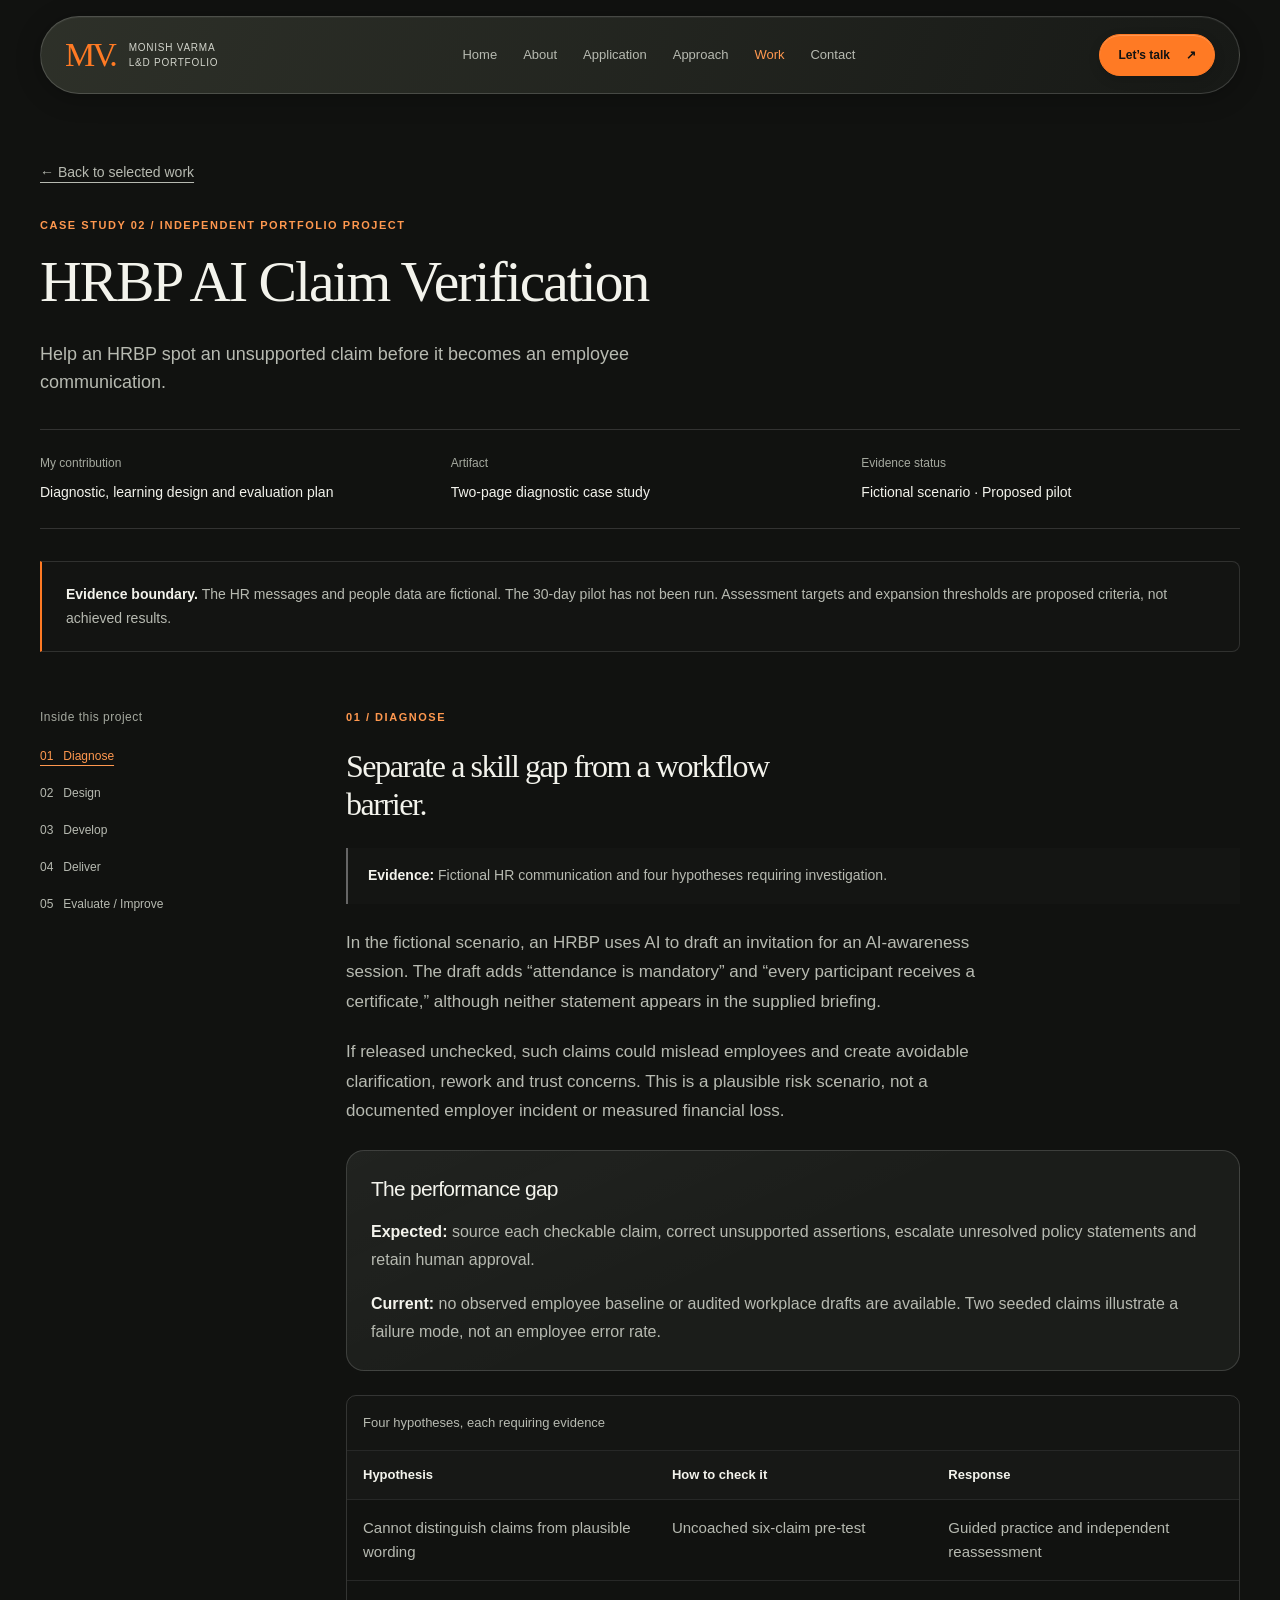
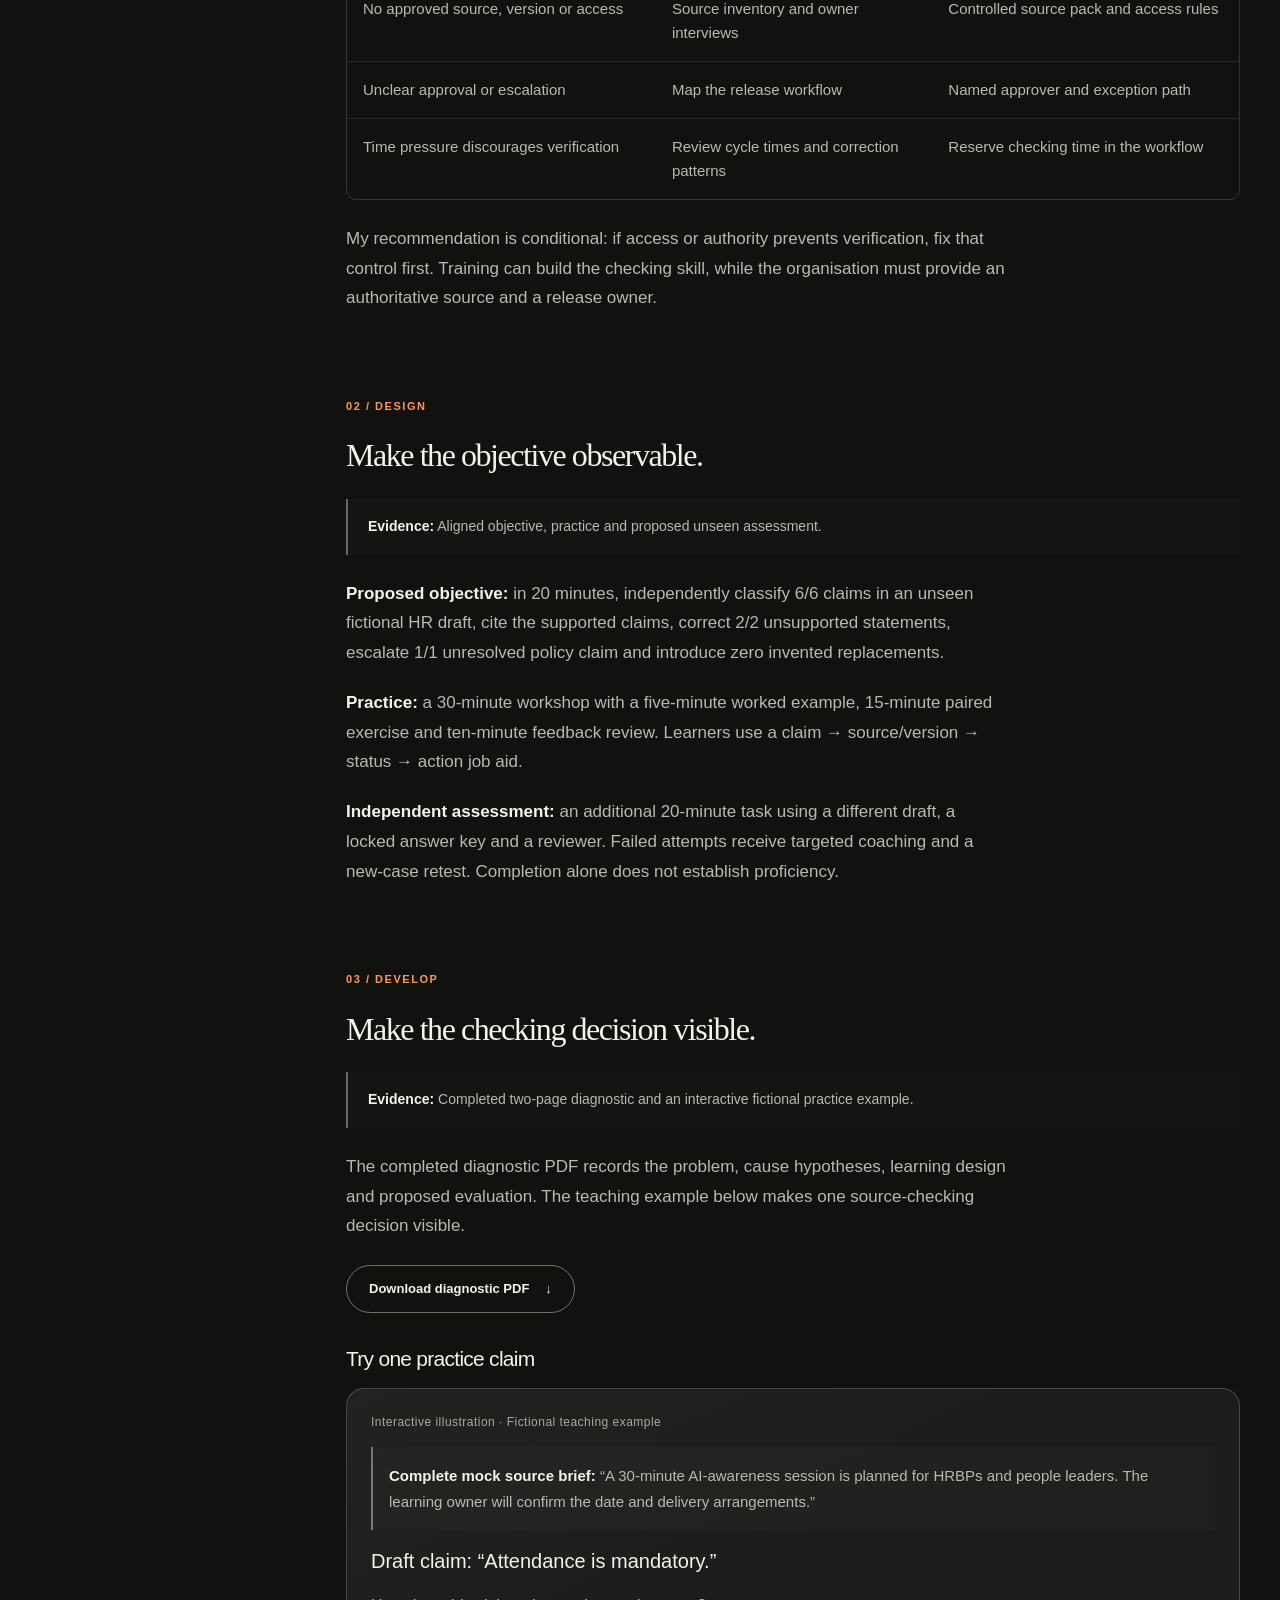
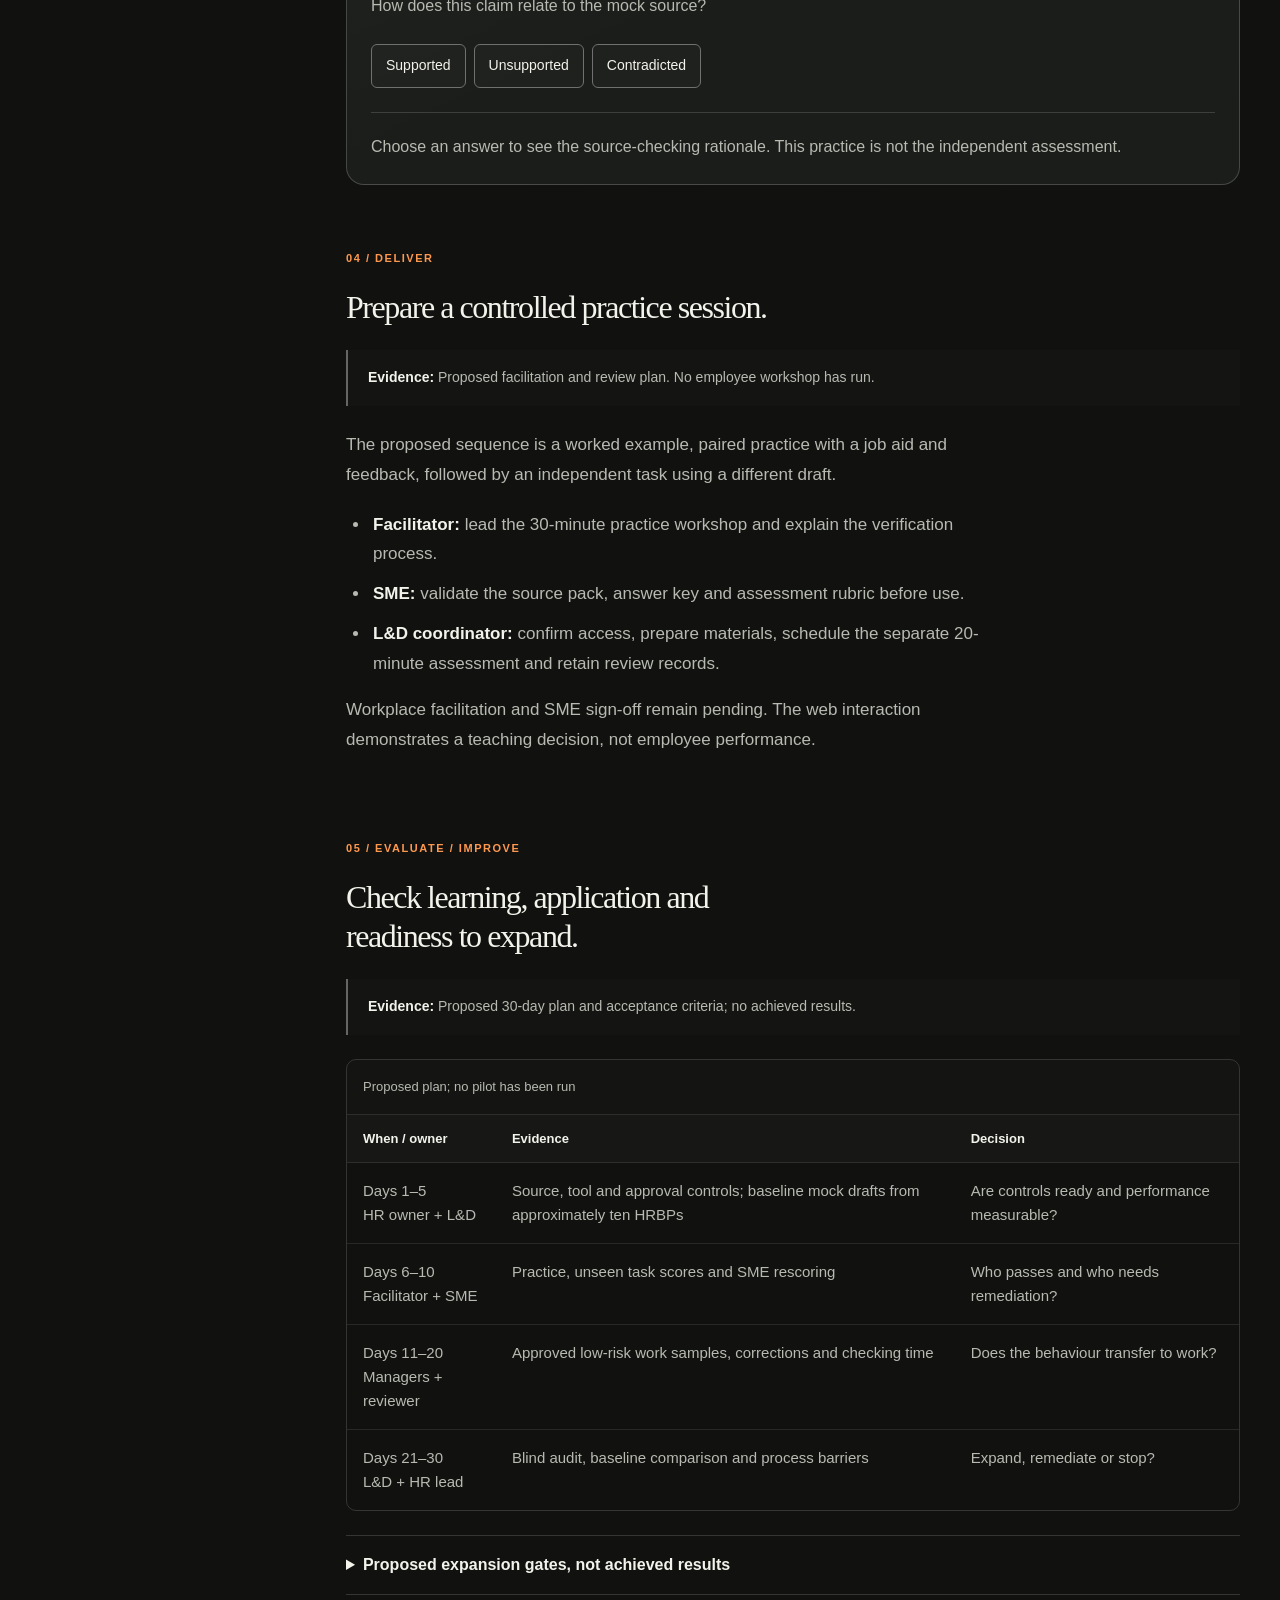
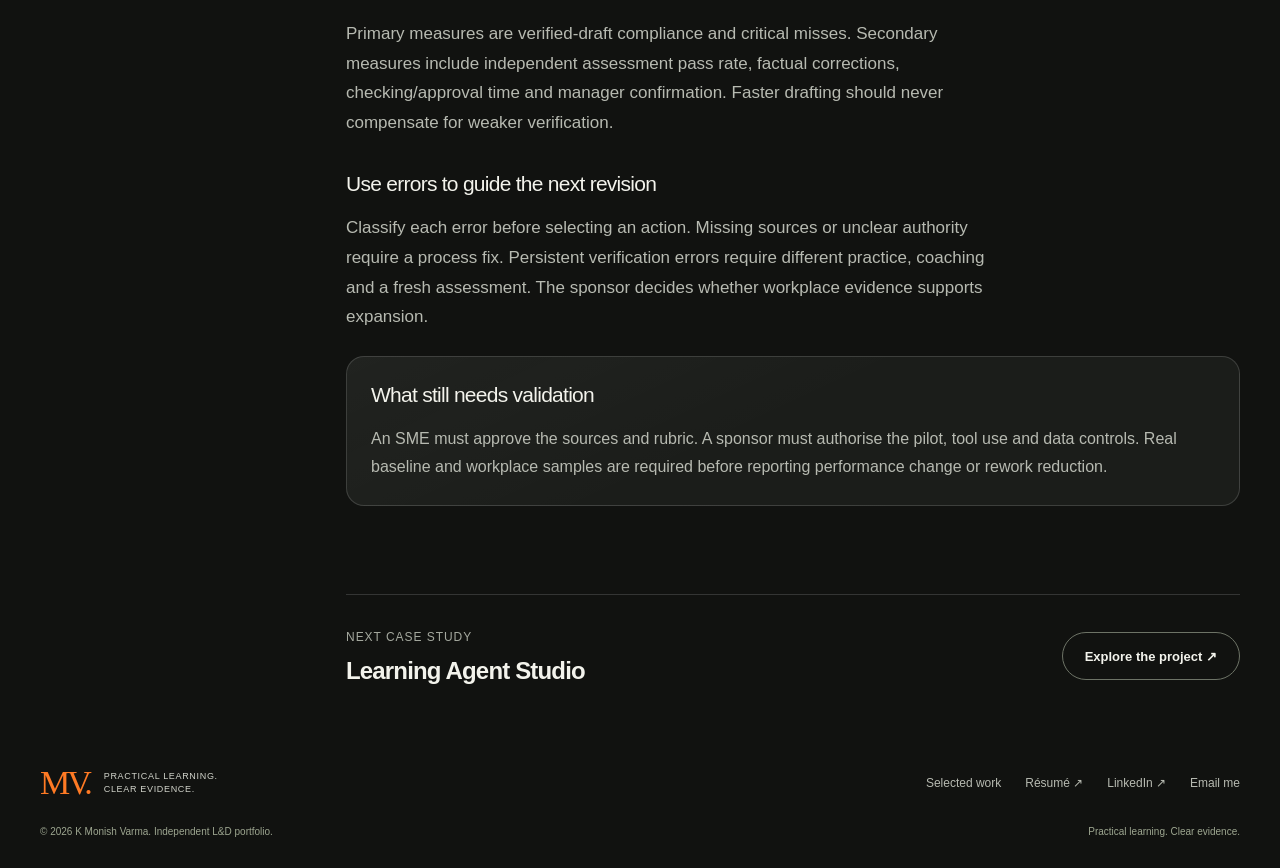
<file: projects/ai-claim-verification.html>
<!doctype html><html lang="en"><head><meta charset="utf-8"><meta name="viewport" content="width=device-width, initial-scale=1"><meta name="theme-color" content="#121212"><title>HRBP AI Claim Verification | Monish Varma</title><meta name="description" content="A performance diagnostic, aligned learning design and proposed 30-day evaluation for AI claim verification in HR communications."><link rel="icon" href="../assets/favicon.svg" type="image/svg+xml"><link rel="stylesheet" href="../styles.css"><link rel="stylesheet" href="../gloss.css"><script src="../script.js" defer></script></head><body class="gloss-edition"><a class="skip" href="#main">Skip to content</a>
<header class="site-header"><div class="container header-inner">
<a class="brand" href="../index.html" aria-label="Monish Varma home"><span class="brand-mark">MV.</span><span class="brand-label">Monish Varma<br>L&amp;D Portfolio</span></a>
<button class="menu-button" aria-expanded="false" aria-controls="main-nav">Menu <span aria-hidden="true">☰</span></button>
<nav class="main-nav" id="main-nav" aria-label="Main navigation"><a href="../index.html" >Home</a><a href="../index.html#about">About</a><a href="../index.html#ownership">Application</a><a href="../index.html#approach">Approach</a><a href="../index.html#work" aria-current="page">Work</a><a href="../index.html#contact">Contact</a></nav>
<a class="btn header-cta" href="mailto:monishyfc77@gmail.com">Let’s talk <span aria-hidden="true">↗</span></a>
</div></header><main id="main" class="container"><section class="case-hero"><a class="back-link" href="../index.html#work">← Back to selected work</a><p class="eyebrow">Case study 02 / Independent portfolio project</p><h1>HRBP AI Claim Verification</h1><p class="case-lead">Help an HRBP spot an unsupported claim before it becomes an employee communication.</p><dl class="case-meta"><div><dt>My contribution</dt><dd>Diagnostic, learning design and evaluation plan</dd></div><div><dt>Artifact</dt><dd>Two-page diagnostic case study</dd></div><div><dt>Evidence status</dt><dd>Fictional scenario · Proposed pilot</dd></div></dl></section><aside class="evidence-note"><strong>Evidence boundary.</strong> The HR messages and people data are fictional. The 30-day pilot has not been run. Assessment targets and expansion thresholds are proposed criteria, not achieved results.</aside><div class="case-layout"><nav class="case-index" aria-label="On this page"><span class="micro">Inside this project</span><a href="#diagnose">01 &nbsp; Diagnose</a><a href="#design">02 &nbsp; Design</a><a href="#develop">03 &nbsp; Develop</a><a href="#deliver">04 &nbsp; Deliver</a><a href="#evaluate">05 &nbsp; Evaluate / Improve</a></nav><div class="case-content"><section class="case-section" id="diagnose"><p class="eyebrow">01 / Diagnose</p><h2>Separate a skill gap from a workflow barrier.</h2><p class="workflow-evidence"><strong>Evidence:</strong> Fictional HR communication and four hypotheses requiring investigation.</p><p>In the fictional scenario, an HRBP uses AI to draft an invitation for an AI-awareness session. The draft adds “attendance is mandatory” and “every participant receives a certificate,” although neither statement appears in the supplied briefing.</p><p>If released unchecked, such claims could mislead employees and create avoidable clarification, rework and trust concerns. This is a plausible risk scenario, not a documented employer incident or measured financial loss.</p><div class="callout"><h3>The performance gap</h3><p><strong>Expected:</strong> source each checkable claim, correct unsupported assertions, escalate unresolved policy statements and retain human approval.</p><p><strong>Current:</strong> no observed employee baseline or audited workplace drafts are available. Two seeded claims illustrate a failure mode, not an employee error rate.</p></div><div class="table-wrap" tabindex="0" role="region" aria-label="Project evidence table; scroll horizontally if needed"><table><caption>Four hypotheses, each requiring evidence</caption><thead><tr><th scope="col">Hypothesis</th><th scope="col">How to check it</th><th scope="col">Response</th></tr></thead><tbody><tr><td>Cannot distinguish claims from plausible wording</td><td>Uncoached six-claim pre-test</td><td>Guided practice and independent reassessment</td></tr><tr><td>No approved source, version or access</td><td>Source inventory and owner interviews</td><td>Controlled source pack and access rules</td></tr><tr><td>Unclear approval or escalation</td><td>Map the release workflow</td><td>Named approver and exception path</td></tr><tr><td>Time pressure discourages verification</td><td>Review cycle times and correction patterns</td><td>Reserve checking time in the workflow</td></tr></tbody></table></div><p>My recommendation is conditional: if access or authority prevents verification, fix that control first. Training can build the checking skill, while the organisation must provide an authoritative source and a release owner.</p></section><section class="case-section" id="design"><p class="eyebrow">02 / Design</p><h2>Make the objective observable.</h2><p class="workflow-evidence"><strong>Evidence:</strong> Aligned objective, practice and proposed unseen assessment.</p><p><strong>Proposed objective:</strong> in 20 minutes, independently classify 6/6 claims in an unseen fictional HR draft, cite the supported claims, correct 2/2 unsupported statements, escalate 1/1 unresolved policy claim and introduce zero invented replacements.</p><p><strong>Practice:</strong> a 30-minute workshop with a five-minute worked example, 15-minute paired exercise and ten-minute feedback review. Learners use a claim → source/version → status → action job aid.</p><p><strong>Independent assessment:</strong> an additional 20-minute task using a different draft, a locked answer key and a reviewer. Failed attempts receive targeted coaching and a new-case retest. Completion alone does not establish proficiency.</p></section><section class="case-section" id="develop"><p class="eyebrow">03 / Develop</p><h2>Make the checking decision visible.</h2><p class="workflow-evidence"><strong>Evidence:</strong> Completed two-page diagnostic and an interactive fictional practice example.</p><p>The completed diagnostic PDF records the problem, cause hypotheses, learning design and proposed evaluation. The teaching example below makes one source-checking decision visible.</p><div class="case-downloads"><a class="btn btn-outline" href="../assets/HRBP_AI_Claim_Verification_Case_Study.pdf">Download diagnostic PDF <span aria-hidden="true">↓</span></a></div><h3>Try one practice claim</h3><div class="demo-panel"><p class="micro">Interactive illustration · Fictional teaching example</p><p class="practice-source"><strong>Complete mock source brief:</strong> “A 30-minute AI-awareness session is planned for HRBPs and people leaders. The learning owner will confirm the date and delivery arrangements.”</p><p class="practice-claim">Draft claim: “Attendance is mandatory.”</p><p>How does this claim relate to the mock source?</p><div class="practice-options" role="group" aria-label="Classify the practice claim"><button data-answer="supported" aria-pressed="false">Supported</button><button data-answer="unsupported" aria-pressed="false">Unsupported</button><button data-answer="contradicted" aria-pressed="false">Contradicted</button></div><div class="demo-result" id="practice-feedback" role="status">Choose an answer to see the source-checking rationale. This practice is not the independent assessment.</div></div></section><section class="case-section" id="deliver"><p class="eyebrow">04 / Deliver</p><h2>Prepare a controlled practice session.</h2><p class="workflow-evidence"><strong>Evidence:</strong> Proposed facilitation and review plan. No employee workshop has run.</p><p>The proposed sequence is a worked example, paired practice with a job aid and feedback, followed by an independent task using a different draft.</p><ul><li><strong>Facilitator:</strong> lead the 30-minute practice workshop and explain the verification process.</li><li><strong>SME:</strong> validate the source pack, answer key and assessment rubric before use.</li><li><strong>L&amp;D coordinator:</strong> confirm access, prepare materials, schedule the separate 20-minute assessment and retain review records.</li></ul><p>Workplace facilitation and SME sign-off remain pending. The web interaction demonstrates a teaching decision, not employee performance.</p></section><section class="case-section" id="evaluate"><p class="eyebrow">05 / Evaluate / Improve</p><h2>Check learning, application and readiness to expand.</h2><p class="workflow-evidence"><strong>Evidence:</strong> Proposed 30-day plan and acceptance criteria; no achieved results.</p><span class="anchor-alias" id="measure" aria-hidden="true"></span><div class="table-wrap" tabindex="0" role="region" aria-label="Project evidence table; scroll horizontally if needed"><table><caption>Proposed plan; no pilot has been run</caption><thead><tr><th scope="col">When / owner</th><th scope="col">Evidence</th><th scope="col">Decision</th></tr></thead><tbody><tr><td>Days 1–5<br>HR owner + L&amp;D</td><td>Source, tool and approval controls; baseline mock drafts from approximately ten HRBPs</td><td>Are controls ready and performance measurable?</td></tr><tr><td>Days 6–10<br>Facilitator + SME</td><td>Practice, unseen task scores and SME rescoring</td><td>Who passes and who needs remediation?</td></tr><tr><td>Days 11–20<br>Managers + reviewer</td><td>Approved low-risk work samples, corrections and checking time</td><td>Does the behaviour transfer to work?</td></tr><tr><td>Days 21–30<br>L&amp;D + HR lead</td><td>Blind audit, baseline comparison and process barriers</td><td>Expand, remediate or stop?</td></tr></tbody></table></div><details><summary>Proposed expansion gates, not achieved results</summary><p>Agree the gates with the sponsor before starting: controls in place for all sampled tasks; at least 90% of learners pass the unseen test; at least 95% of audited workplace drafts comply, with an improvement of at least 15 percentage points unless baseline is already at least 85%; and zero critical claim escapes or data-handling incidents. These are proposed acceptance criteria. Simulation-only results cannot establish workplace transfer.</p></details><p style="margin-top:22px">Primary measures are verified-draft compliance and critical misses. Secondary measures include independent assessment pass rate, factual corrections, checking/approval time and manager confirmation. Faster drafting should never compensate for weaker verification.</p><span class="anchor-alias" id="improve" aria-hidden="true"></span><h3>Use errors to guide the next revision</h3><p>Classify each error before selecting an action. Missing sources or unclear authority require a process fix. Persistent verification errors require different practice, coaching and a fresh assessment. The sponsor decides whether workplace evidence supports expansion.</p><div class="callout"><h3>What still needs validation</h3><p>An SME must approve the sources and rubric. A sponsor must authorise the pilot, tool use and data controls. Real baseline and workplace samples are required before reporting performance change or rework reduction.</p></div></section><div class="case-next"><div><p>NEXT CASE STUDY</p><h3>Learning Agent Studio</h3></div><a class="btn btn-outline" href="learning-agent-studio.html">Explore the project ↗</a></div></div></div></main><footer class="site-footer"><div class="container"><div class="footer-top"><a class="brand" href="../index.html"><span class="brand-mark">MV.</span><span class="brand-label">Practical learning.<br>Clear evidence.</span></a><nav aria-label="Footer navigation"><a href="../index.html#work">Selected work</a><a href="https://drive.google.com/drive/folders/1V7bAxSnCjZlfoN0Su6JrV9TAAhjVY_0z?usp=sharing" target="_blank" rel="noopener noreferrer">Résumé ↗</a><a href="https://www.linkedin.com/in/monish-varma-15227920a/" target="_blank" rel="noopener noreferrer">LinkedIn ↗</a><a href="mailto:monishyfc77@gmail.com">Email me</a></nav></div><div class="footer-bottom"><span>© 2026 K Monish Varma. Independent L&amp;D portfolio.</span><span>Practical learning. Clear evidence.</span></div></div></footer></body></html>
</file>
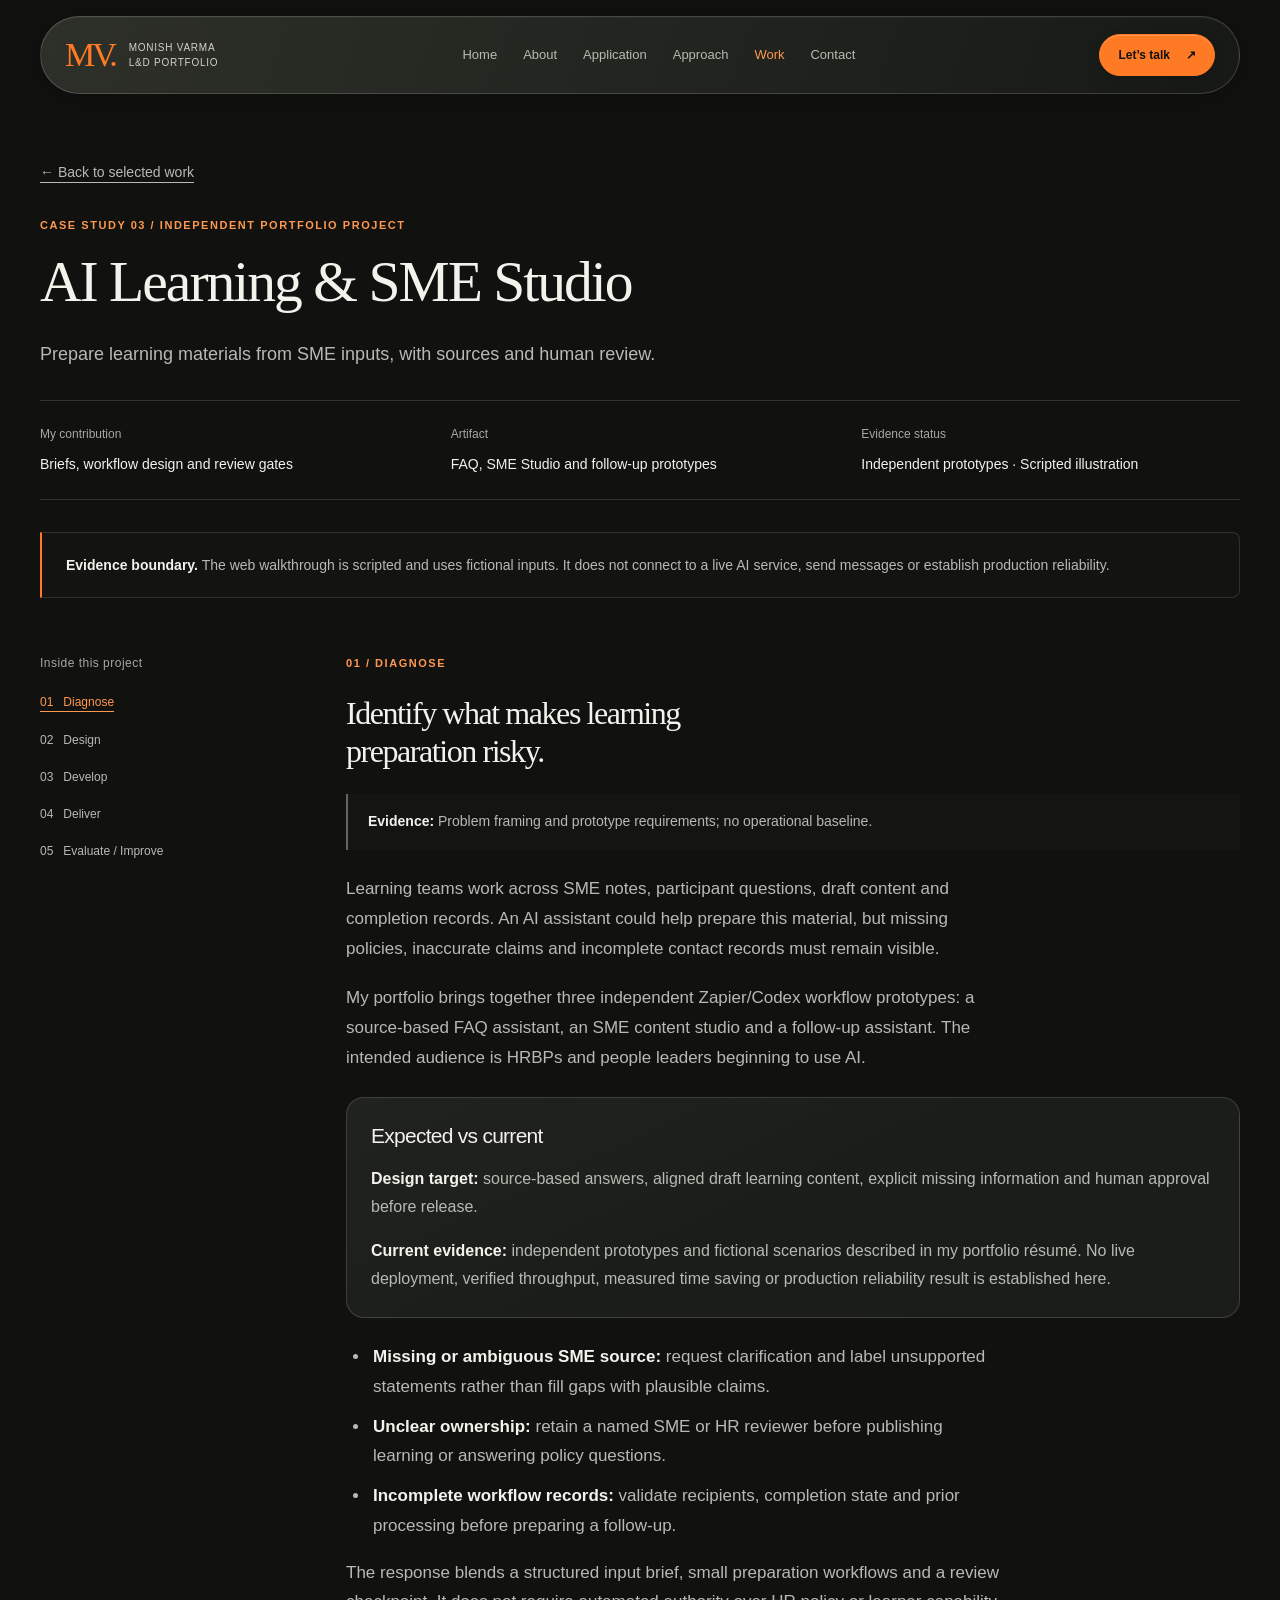
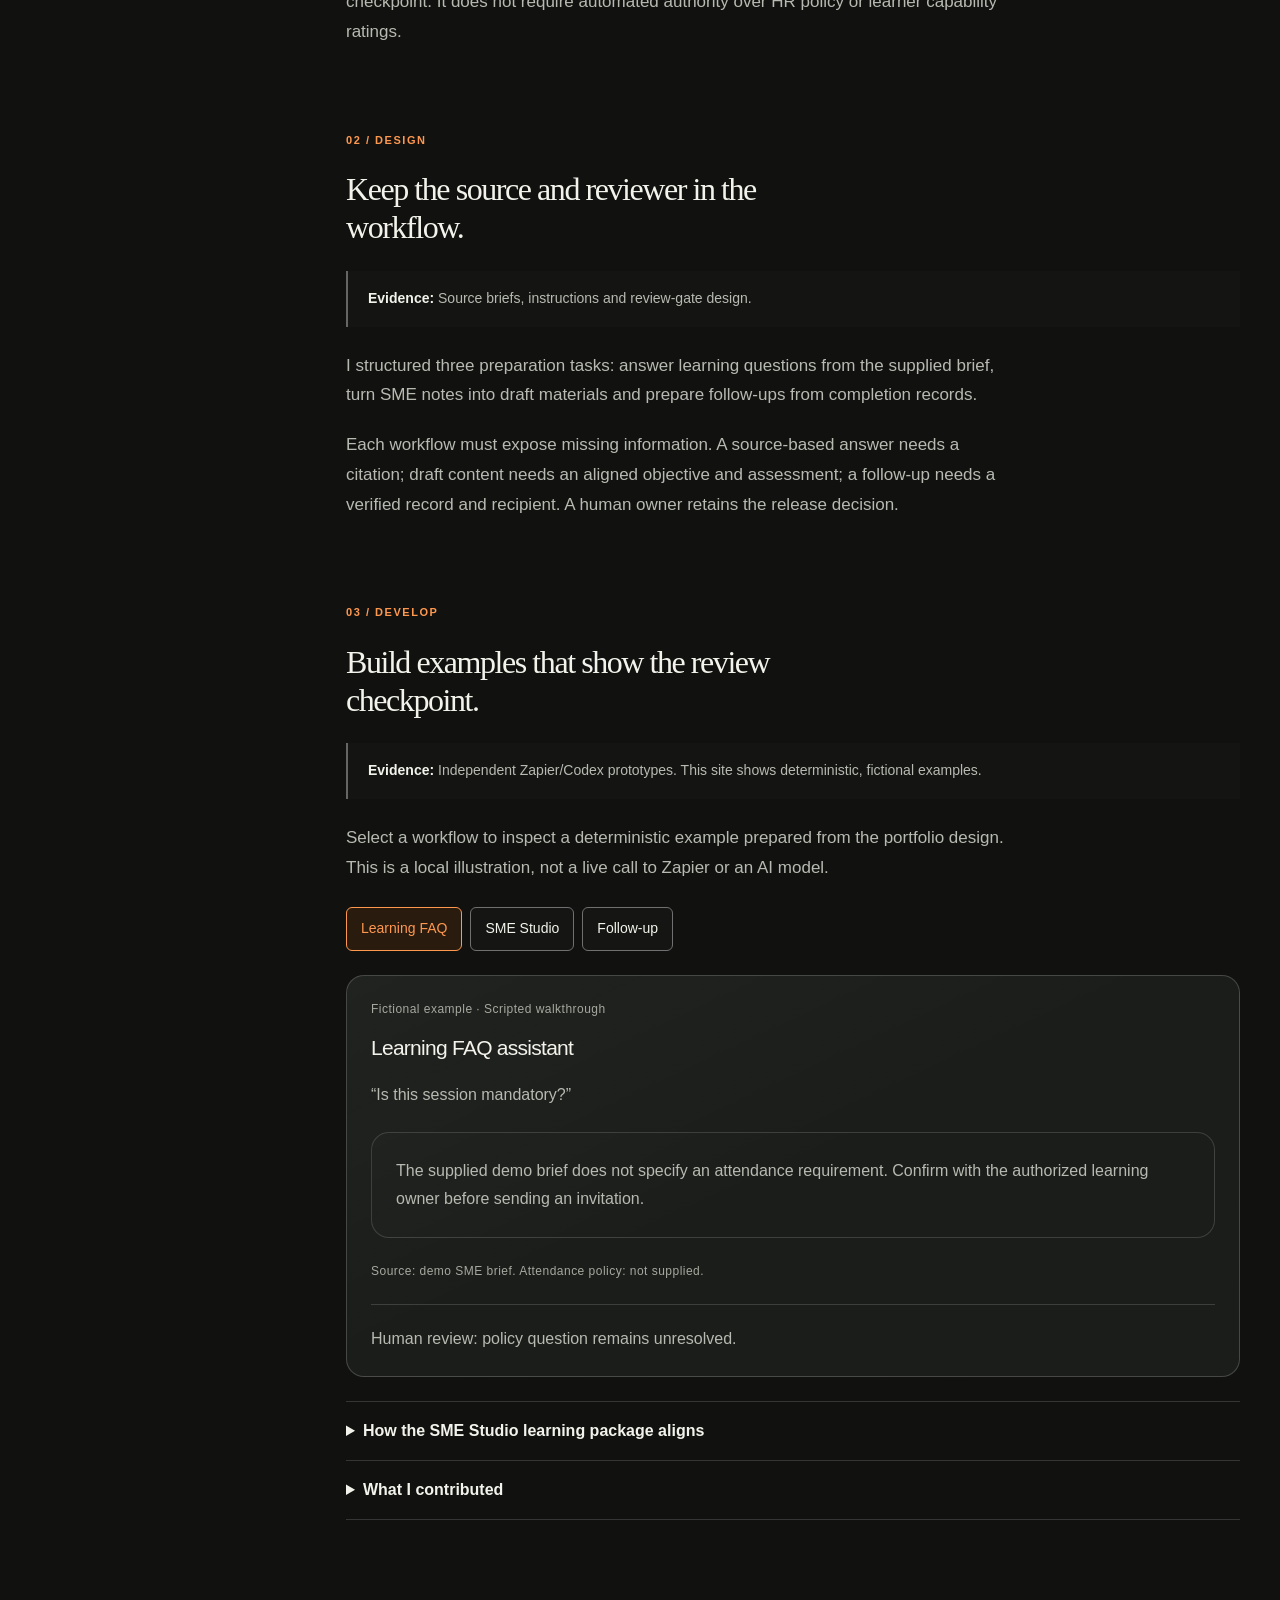
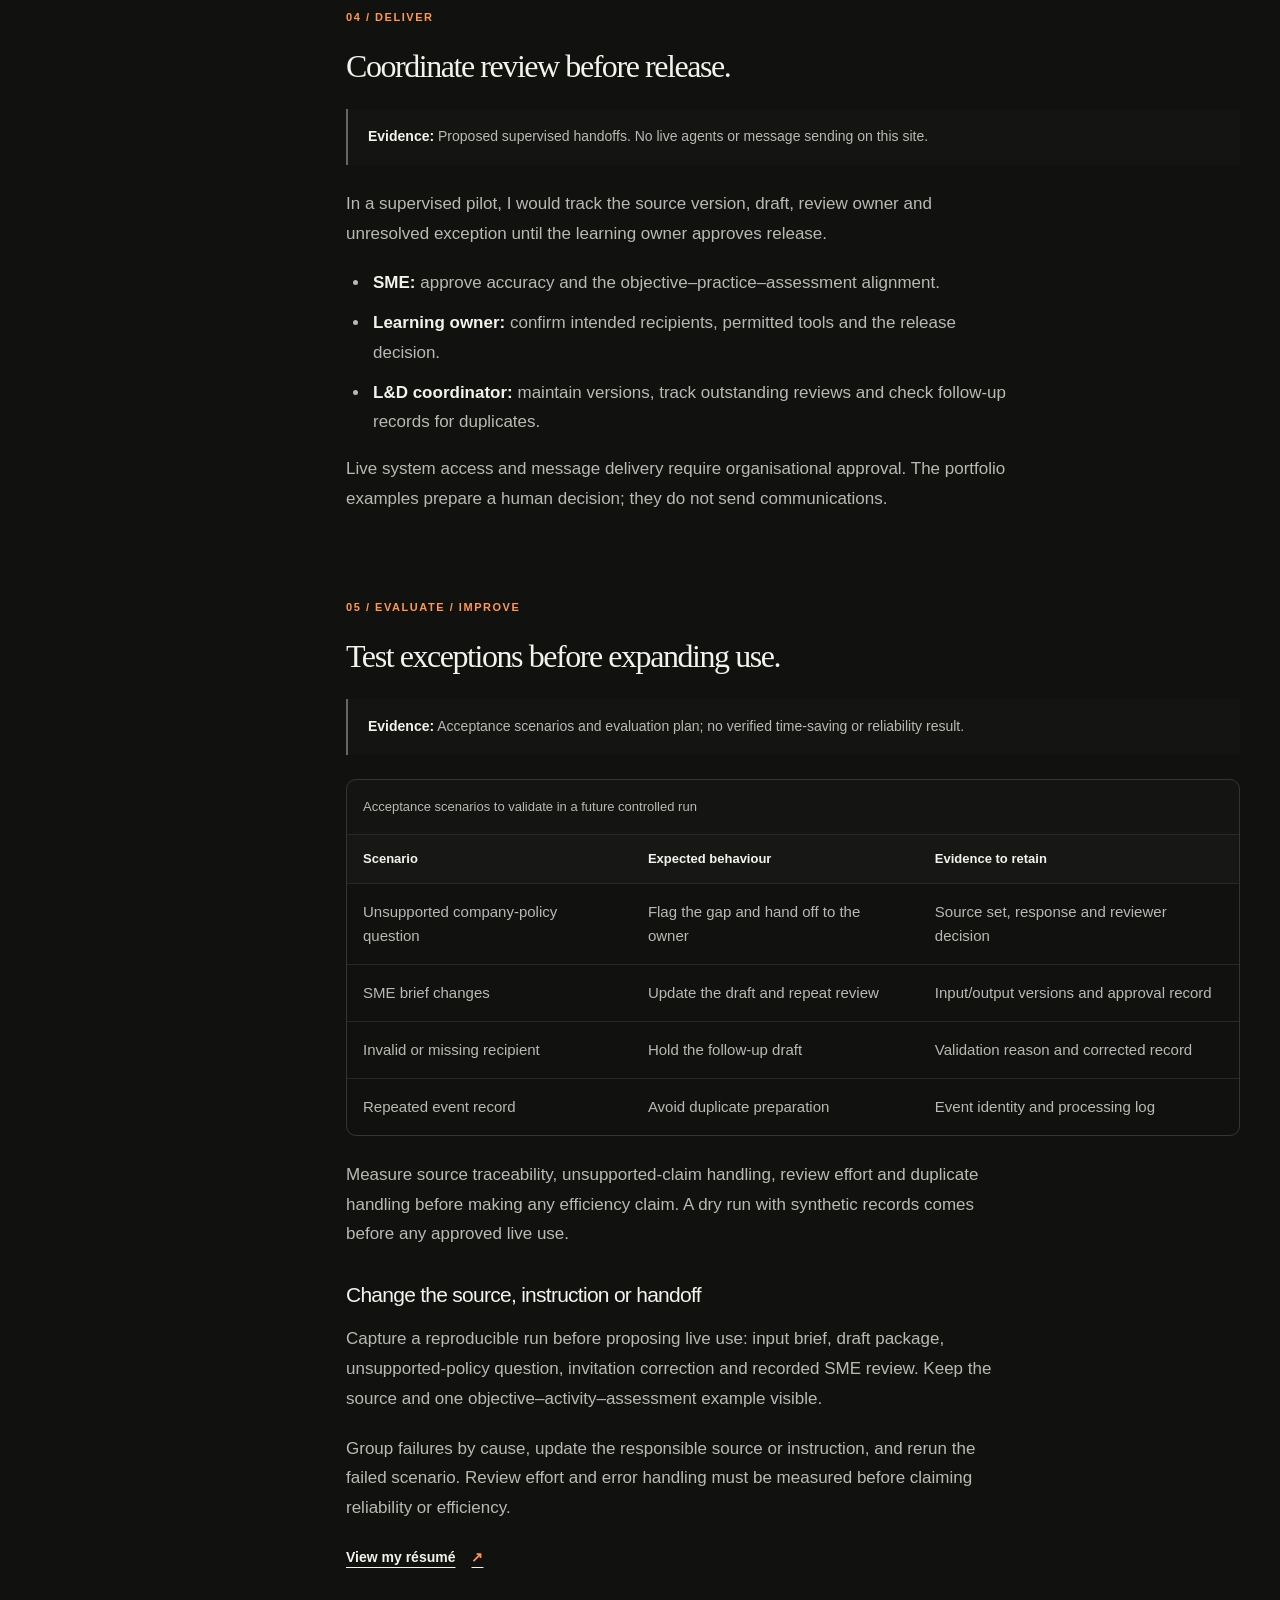
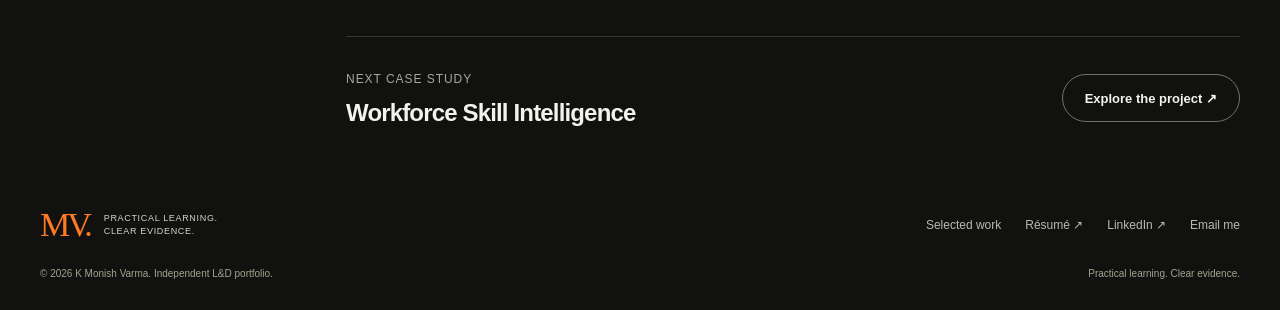
<file: projects/learning-agent-studio.html>
<!doctype html><html lang="en"><head><meta charset="utf-8"><meta name="viewport" content="width=device-width, initial-scale=1"><meta name="theme-color" content="#121212"><title>AI Learning &amp; SME Studio | Monish Varma</title><meta name="description" content="Three independent workflow prototypes for source-based learning FAQs, SME content preparation and human-reviewed follow-ups."><link rel="icon" href="../assets/favicon.svg" type="image/svg+xml"><link rel="stylesheet" href="../styles.css"><link rel="stylesheet" href="../gloss.css"><script src="../script.js" defer></script></head><body class="gloss-edition"><a class="skip" href="#main">Skip to content</a>
<header class="site-header"><div class="container header-inner">
<a class="brand" href="../index.html" aria-label="Monish Varma home"><span class="brand-mark">MV.</span><span class="brand-label">Monish Varma<br>L&amp;D Portfolio</span></a>
<button class="menu-button" aria-expanded="false" aria-controls="main-nav">Menu <span aria-hidden="true">☰</span></button>
<nav class="main-nav" id="main-nav" aria-label="Main navigation"><a href="../index.html" >Home</a><a href="../index.html#about">About</a><a href="../index.html#ownership">Application</a><a href="../index.html#approach">Approach</a><a href="../index.html#work" aria-current="page">Work</a><a href="../index.html#contact">Contact</a></nav>
<a class="btn header-cta" href="mailto:monishyfc77@gmail.com">Let’s talk <span aria-hidden="true">↗</span></a>
</div></header><main id="main" class="container"><section class="case-hero"><a class="back-link" href="../index.html#work">← Back to selected work</a><p class="eyebrow">Case study 03 / Independent portfolio project</p><h1>AI Learning &amp; SME Studio</h1><p class="case-lead">Prepare learning materials from SME inputs, with sources and human review.</p><dl class="case-meta"><div><dt>My contribution</dt><dd>Briefs, workflow design and review gates</dd></div><div><dt>Artifact</dt><dd>FAQ, SME Studio and follow-up prototypes</dd></div><div><dt>Evidence status</dt><dd>Independent prototypes · Scripted illustration</dd></div></dl></section><aside class="evidence-note"><strong>Evidence boundary.</strong> The web walkthrough is scripted and uses fictional inputs. It does not connect to a live AI service, send messages or establish production reliability.</aside><div class="case-layout"><nav class="case-index" aria-label="On this page"><span class="micro">Inside this project</span><a href="#diagnose">01 &nbsp; Diagnose</a><a href="#design">02 &nbsp; Design</a><a href="#develop">03 &nbsp; Develop</a><a href="#deliver">04 &nbsp; Deliver</a><a href="#evaluate">05 &nbsp; Evaluate / Improve</a></nav><div class="case-content"><section class="case-section" id="diagnose"><p class="eyebrow">01 / Diagnose</p><h2>Identify what makes learning preparation risky.</h2><p class="workflow-evidence"><strong>Evidence:</strong> Problem framing and prototype requirements; no operational baseline.</p><p>Learning teams work across SME notes, participant questions, draft content and completion records. An AI assistant could help prepare this material, but missing policies, inaccurate claims and incomplete contact records must remain visible.</p><p>My portfolio brings together three independent Zapier/Codex workflow prototypes: a source-based FAQ assistant, an SME content studio and a follow-up assistant. The intended audience is HRBPs and people leaders beginning to use AI.</p><div class="callout"><h3>Expected vs current</h3><p><strong>Design target:</strong> source-based answers, aligned draft learning content, explicit missing information and human approval before release.</p><p><strong>Current evidence:</strong> independent prototypes and fictional scenarios described in my portfolio résumé. No live deployment, verified throughput, measured time saving or production reliability result is established here.</p></div><ul><li><strong>Missing or ambiguous SME source:</strong> request clarification and label unsupported statements rather than fill gaps with plausible claims.</li><li><strong>Unclear ownership:</strong> retain a named SME or HR reviewer before publishing learning or answering policy questions.</li><li><strong>Incomplete workflow records:</strong> validate recipients, completion state and prior processing before preparing a follow-up.</li></ul><p>The response blends a structured input brief, small preparation workflows and a review checkpoint. It does not require automated authority over HR policy or learner capability ratings.</p></section><section class="case-section" id="design"><p class="eyebrow">02 / Design</p><h2>Keep the source and reviewer in the workflow.</h2><p class="workflow-evidence"><strong>Evidence:</strong> Source briefs, instructions and review-gate design.</p><p>I structured three preparation tasks: answer learning questions from the supplied brief, turn SME notes into draft materials and prepare follow-ups from completion records.</p><p>Each workflow must expose missing information. A source-based answer needs a citation; draft content needs an aligned objective and assessment; a follow-up needs a verified record and recipient. A human owner retains the release decision.</p></section><section class="case-section" id="develop"><p class="eyebrow">03 / Develop</p><h2>Build examples that show the review checkpoint.</h2><p class="workflow-evidence"><strong>Evidence:</strong> Independent Zapier/Codex prototypes. This site shows deterministic, fictional examples.</p><p>Select a workflow to inspect a deterministic example prepared from the portfolio design. This is a local illustration, not a live call to Zapier or an AI model.</p><div class="artifact-controls" role="group" aria-label="Choose a workflow example"><button data-agent="faq" aria-pressed="true">Learning FAQ</button><button data-agent="studio" aria-pressed="false">SME Studio</button><button data-agent="followup" aria-pressed="false">Follow-up</button></div><div class="demo-panel" aria-live="polite" aria-atomic="true"><p class="micro">Fictional example · Scripted walkthrough</p><h3 id="agent-heading">Learning FAQ assistant</h3><p id="agent-request">“Is this session mandatory?”</p><div class="callout"><p id="agent-response">The supplied demo brief does not specify an attendance requirement. Confirm with the authorized learning owner before sending an invitation.</p></div><p class="micro" id="agent-source">Source: demo SME brief. Attendance policy: not supplied.</p><div class="demo-result status-text" id="agent-gate">Human review: policy question remains unresolved.</div></div><details><summary>How the SME Studio learning package aligns</summary><p>Source: the AI-awareness brief asks learners to check outputs and recognise when human review is needed. Objective: identify unsupported assertions. Practice: compare claims with a source pack. Assessment: a fresh draft scored with a reviewed rubric. The SME approves accuracy and alignment before release.</p></details><details><summary>What I contributed</summary><p>Structured the demo briefs, drafted agent instructions and example workflows, designed source and human-review checkpoints, and explored the prototypes with fictional records. Production execution logs and independently reviewed reliability results are not supplied on this site.</p></details></section><section class="case-section" id="deliver"><p class="eyebrow">04 / Deliver</p><h2>Coordinate review before release.</h2><p class="workflow-evidence"><strong>Evidence:</strong> Proposed supervised handoffs. No live agents or message sending on this site.</p><p>In a supervised pilot, I would track the source version, draft, review owner and unresolved exception until the learning owner approves release.</p><ul><li><strong>SME:</strong> approve accuracy and the objective–practice–assessment alignment.</li><li><strong>Learning owner:</strong> confirm intended recipients, permitted tools and the release decision.</li><li><strong>L&amp;D coordinator:</strong> maintain versions, track outstanding reviews and check follow-up records for duplicates.</li></ul><p>Live system access and message delivery require organisational approval. The portfolio examples prepare a human decision; they do not send communications.</p></section><section class="case-section" id="evaluate"><p class="eyebrow">05 / Evaluate / Improve</p><h2>Test exceptions before expanding use.</h2><p class="workflow-evidence"><strong>Evidence:</strong> Acceptance scenarios and evaluation plan; no verified time-saving or reliability result.</p><span class="anchor-alias" id="measure" aria-hidden="true"></span><div class="table-wrap" tabindex="0" role="region" aria-label="Project evidence table; scroll horizontally if needed"><table><caption>Acceptance scenarios to validate in a future controlled run</caption><thead><tr><th scope="col">Scenario</th><th scope="col">Expected behaviour</th><th scope="col">Evidence to retain</th></tr></thead><tbody><tr><td>Unsupported company-policy question</td><td>Flag the gap and hand off to the owner</td><td>Source set, response and reviewer decision</td></tr><tr><td>SME brief changes</td><td>Update the draft and repeat review</td><td>Input/output versions and approval record</td></tr><tr><td>Invalid or missing recipient</td><td>Hold the follow-up draft</td><td>Validation reason and corrected record</td></tr><tr><td>Repeated event record</td><td>Avoid duplicate preparation</td><td>Event identity and processing log</td></tr></tbody></table></div><p>Measure source traceability, unsupported-claim handling, review effort and duplicate handling before making any efficiency claim. A dry run with synthetic records comes before any approved live use.</p><span class="anchor-alias" id="improve" aria-hidden="true"></span><h3>Change the source, instruction or handoff</h3><p>Capture a reproducible run before proposing live use: input brief, draft package, unsupported-policy question, invitation correction and recorded SME review. Keep the source and one objective–activity–assessment example visible.</p><p>Group failures by cause, update the responsible source or instruction, and rerun the failed scenario. Review effort and error handling must be measured before claiming reliability or efficiency.</p><a class="text-link" href="https://drive.google.com/drive/folders/1V7bAxSnCjZlfoN0Su6JrV9TAAhjVY_0z?usp=sharing" target="_blank" rel="noopener noreferrer">View my résumé <span aria-hidden="true">↗</span></a></section><div class="case-next"><div><p>NEXT CASE STUDY</p><h3>Workforce Skill Intelligence</h3></div><a class="btn btn-outline" href="workforce-skill-intelligence.html">Explore the project ↗</a></div></div></div></main><footer class="site-footer"><div class="container"><div class="footer-top"><a class="brand" href="../index.html"><span class="brand-mark">MV.</span><span class="brand-label">Practical learning.<br>Clear evidence.</span></a><nav aria-label="Footer navigation"><a href="../index.html#work">Selected work</a><a href="https://drive.google.com/drive/folders/1V7bAxSnCjZlfoN0Su6JrV9TAAhjVY_0z?usp=sharing" target="_blank" rel="noopener noreferrer">Résumé ↗</a><a href="https://www.linkedin.com/in/monish-varma-15227920a/" target="_blank" rel="noopener noreferrer">LinkedIn ↗</a><a href="mailto:monishyfc77@gmail.com">Email me</a></nav></div><div class="footer-bottom"><span>© 2026 K Monish Varma. Independent L&amp;D portfolio.</span><span>Practical learning. Clear evidence.</span></div></div></footer></body></html>
</file>
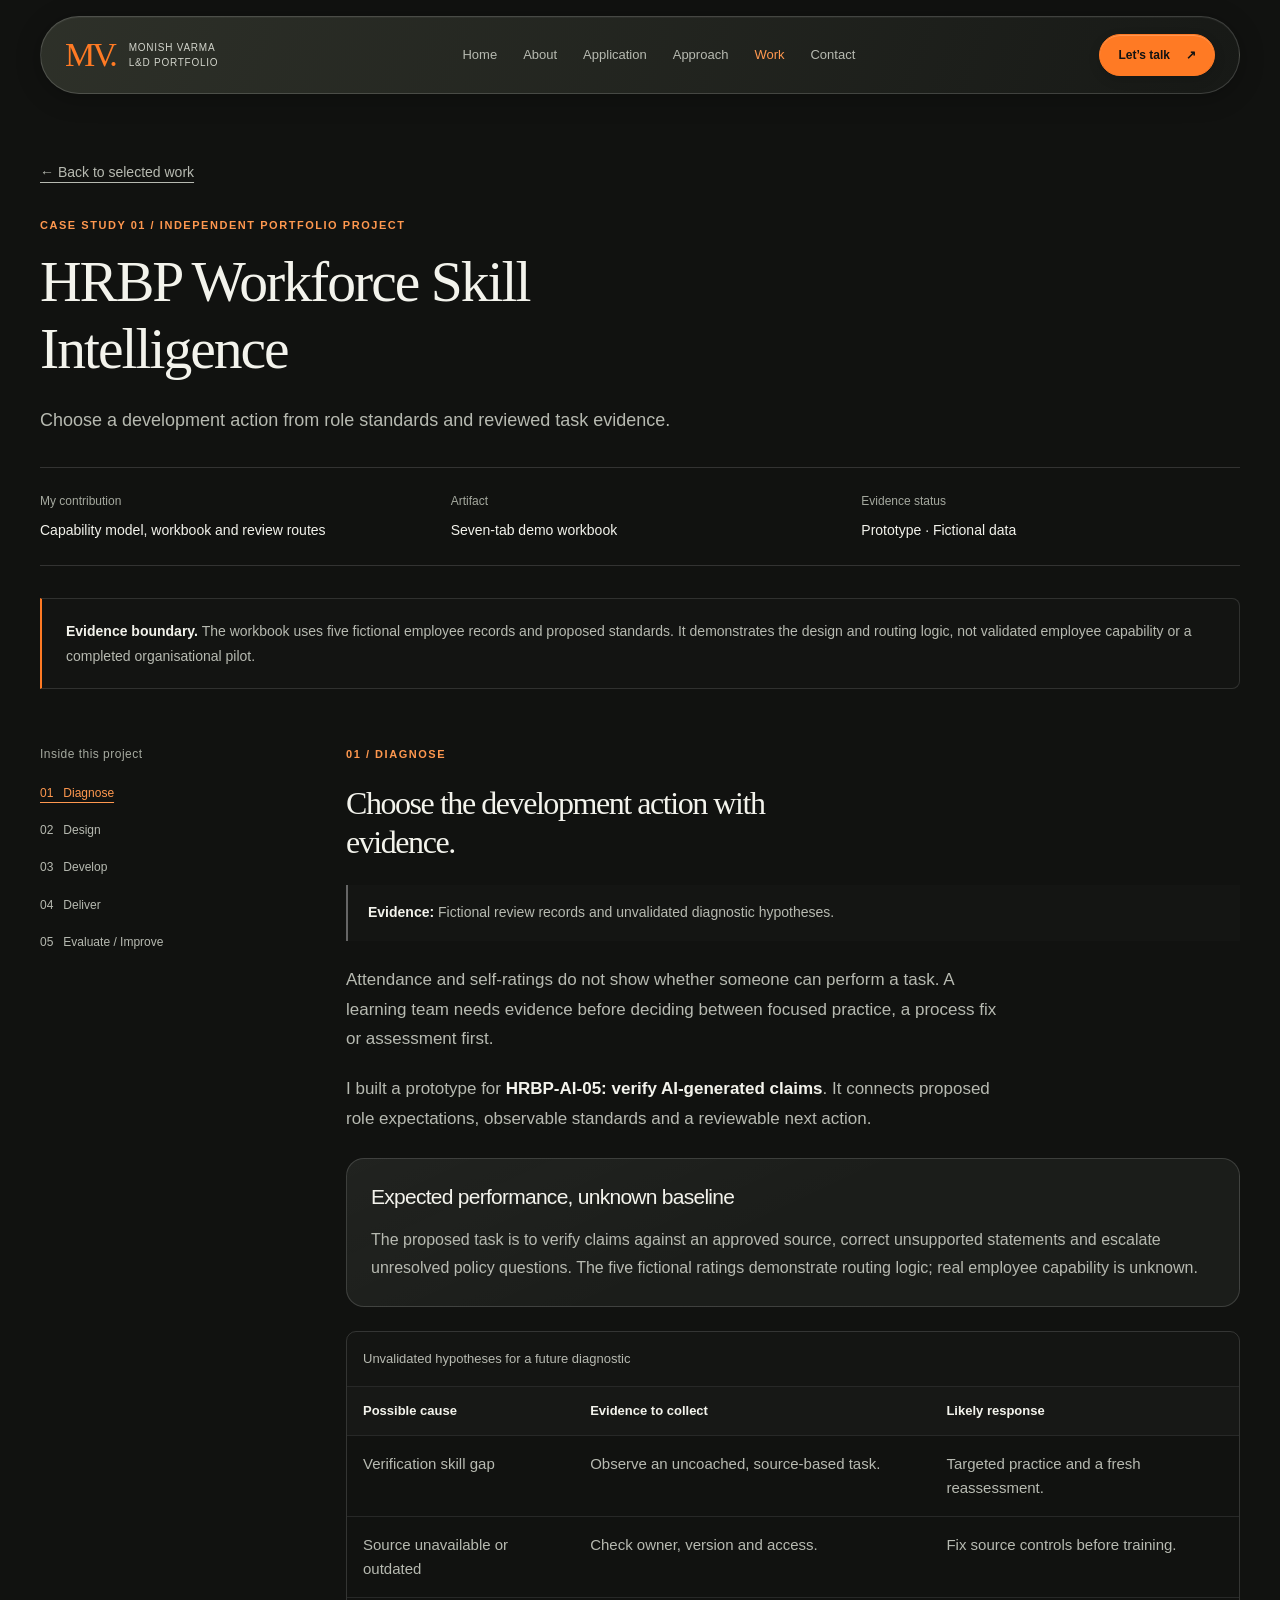
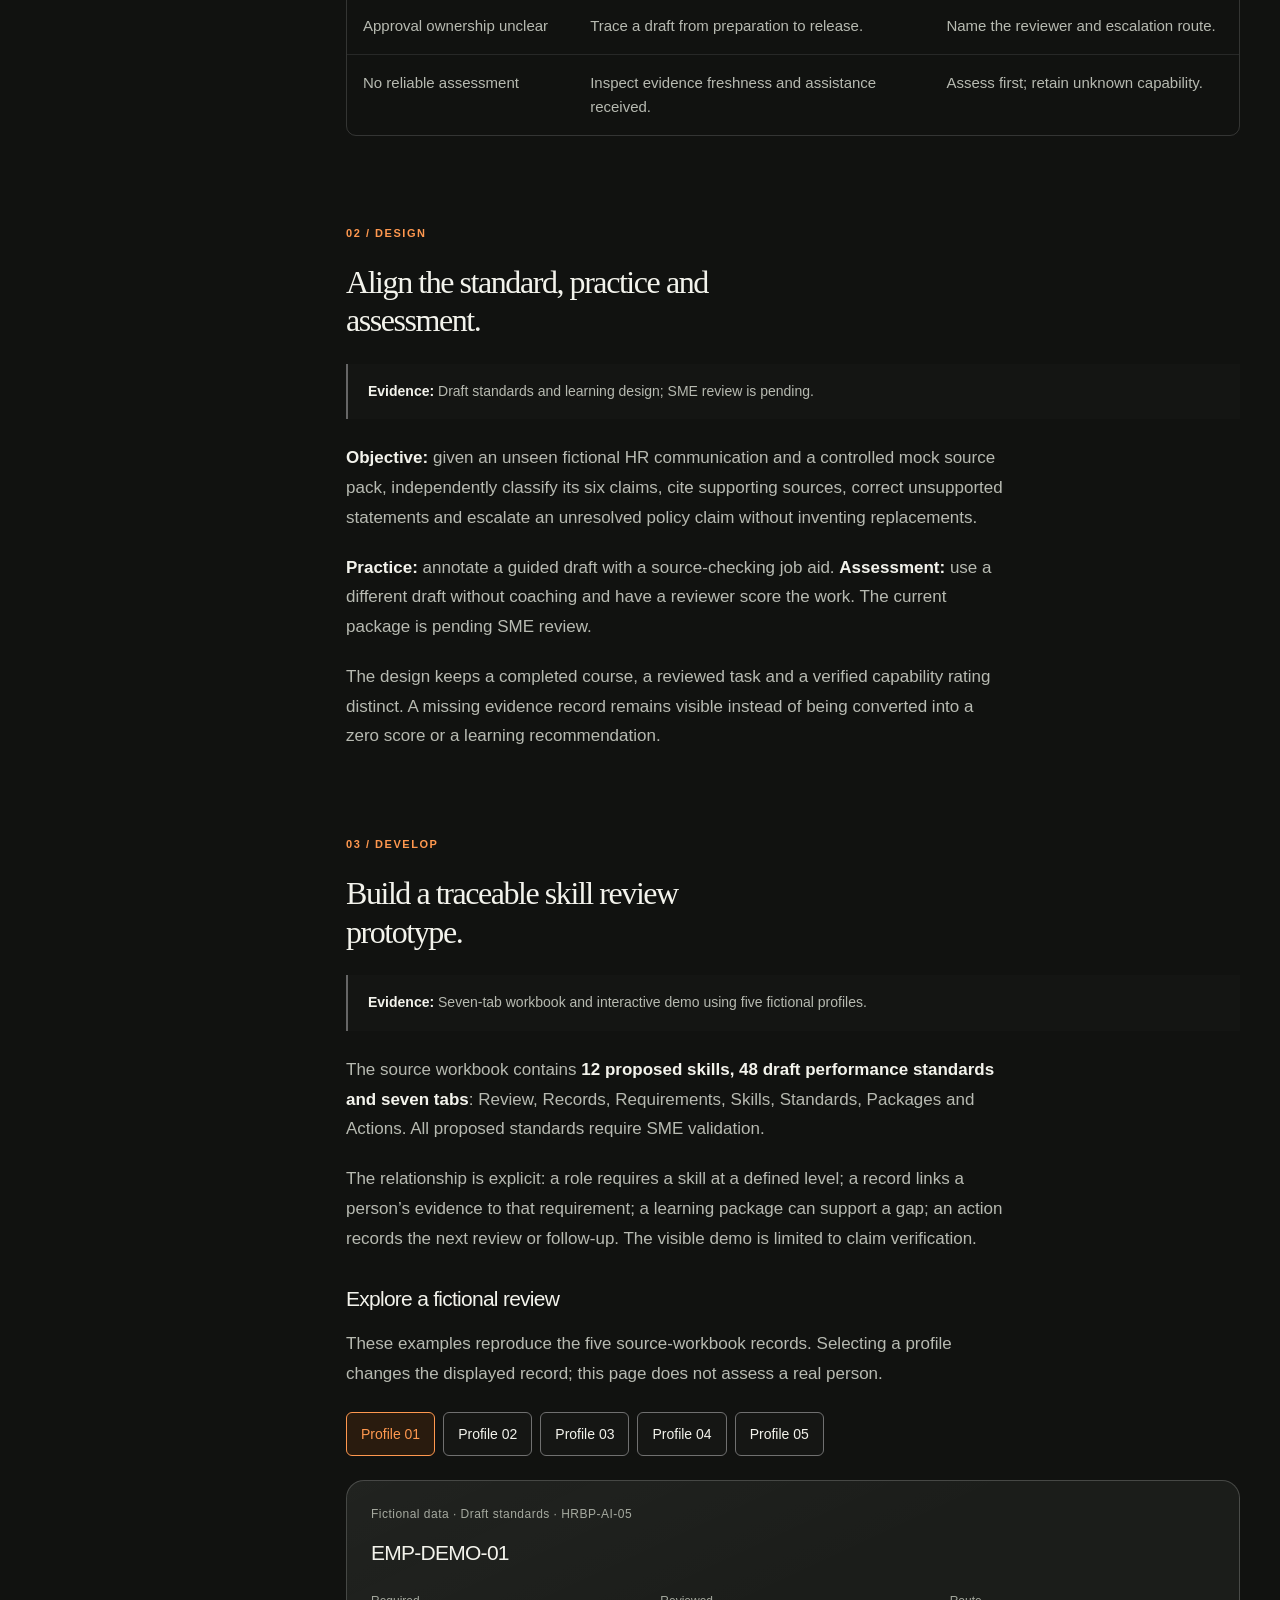
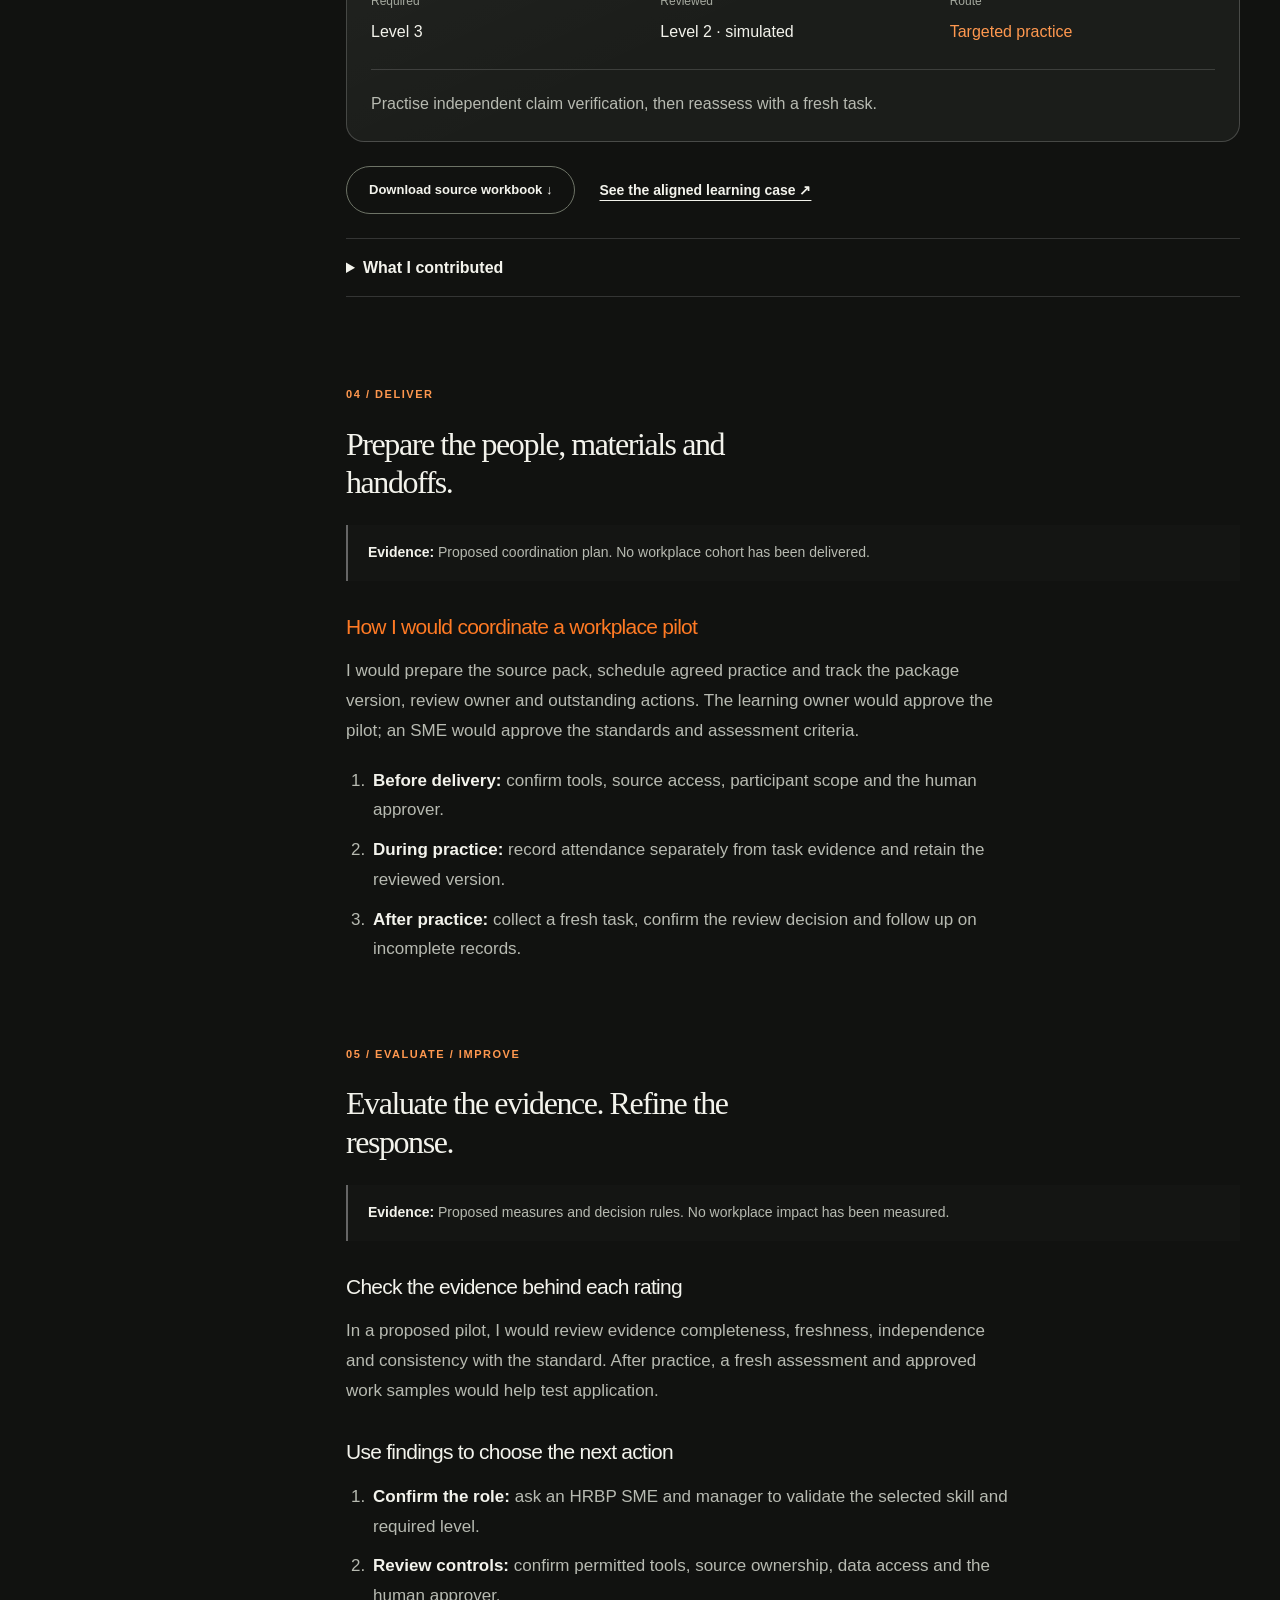
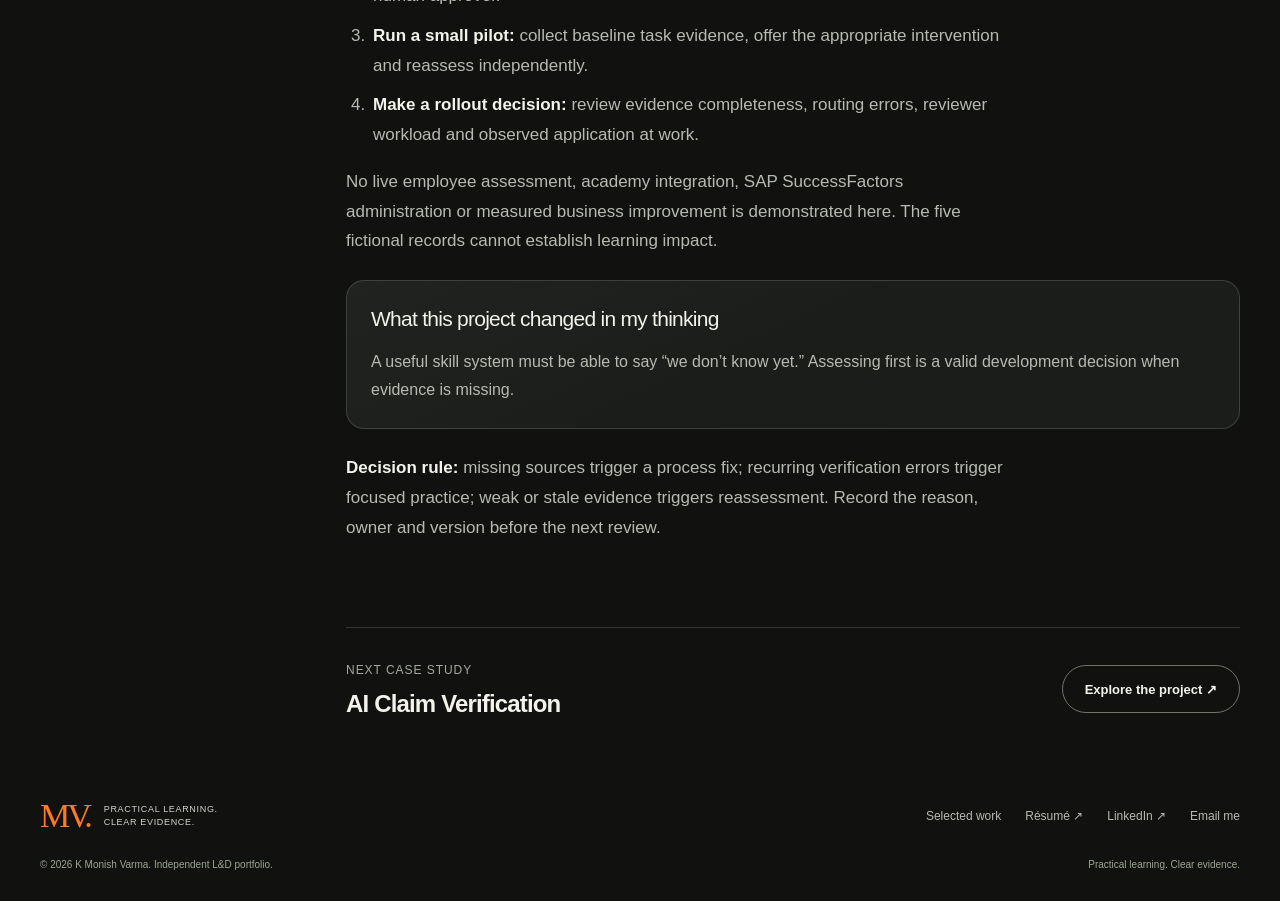
<file: projects/workforce-skill-intelligence.html>
<!doctype html><html lang="en"><head><meta charset="utf-8"><meta name="viewport" content="width=device-width, initial-scale=1"><meta name="theme-color" content="#121212"><title>HRBP Workforce Skill Intelligence | Monish Varma</title><meta name="description" content="A workforce capability prototype connecting HRBP role requirements, draft standards, evidence and targeted learning actions."><link rel="icon" href="../assets/favicon.svg" type="image/svg+xml"><link rel="stylesheet" href="../styles.css"><link rel="stylesheet" href="../gloss.css"><script src="../script.js" defer></script></head><body class="gloss-edition"><a class="skip" href="#main">Skip to content</a>
<header class="site-header"><div class="container header-inner">
<a class="brand" href="../index.html" aria-label="Monish Varma home"><span class="brand-mark">MV.</span><span class="brand-label">Monish Varma<br>L&amp;D Portfolio</span></a>
<button class="menu-button" aria-expanded="false" aria-controls="main-nav">Menu <span aria-hidden="true">☰</span></button>
<nav class="main-nav" id="main-nav" aria-label="Main navigation"><a href="../index.html" >Home</a><a href="../index.html#about">About</a><a href="../index.html#ownership">Application</a><a href="../index.html#approach">Approach</a><a href="../index.html#work" aria-current="page">Work</a><a href="../index.html#contact">Contact</a></nav>
<a class="btn header-cta" href="mailto:monishyfc77@gmail.com">Let’s talk <span aria-hidden="true">↗</span></a>
</div></header><main id="main" class="container"><section class="case-hero"><a class="back-link" href="../index.html#work">← Back to selected work</a><p class="eyebrow">Case study 01 / Independent portfolio project</p><h1>HRBP Workforce Skill Intelligence</h1><p class="case-lead">Choose a development action from role standards and reviewed task evidence.</p><dl class="case-meta"><div><dt>My contribution</dt><dd>Capability model, workbook and review routes</dd></div><div><dt>Artifact</dt><dd>Seven-tab demo workbook</dd></div><div><dt>Evidence status</dt><dd>Prototype · Fictional data</dd></div></dl></section><aside class="evidence-note"><strong>Evidence boundary.</strong> The workbook uses five fictional employee records and proposed standards. It demonstrates the design and routing logic, not validated employee capability or a completed organisational pilot.</aside><div class="case-layout"><nav class="case-index" aria-label="On this page"><span class="micro">Inside this project</span><a href="#diagnose">01 &nbsp; Diagnose</a><a href="#design">02 &nbsp; Design</a><a href="#develop">03 &nbsp; Develop</a><a href="#deliver">04 &nbsp; Deliver</a><a href="#evaluate">05 &nbsp; Evaluate / Improve</a></nav><div class="case-content"><section class="case-section" id="diagnose"><p class="eyebrow">01 / Diagnose</p><h2>Choose the development action with evidence.</h2><p class="workflow-evidence"><strong>Evidence:</strong> Fictional review records and unvalidated diagnostic hypotheses.</p><p>Attendance and self-ratings do not show whether someone can perform a task. A learning team needs evidence before deciding between focused practice, a process fix or assessment first.</p><p>I built a prototype for <strong>HRBP-AI-05: verify AI-generated claims</strong>. It connects proposed role expectations, observable standards and a reviewable next action.</p><div class="callout"><h3>Expected performance, unknown baseline</h3><p>The proposed task is to verify claims against an approved source, correct unsupported statements and escalate unresolved policy questions. The five fictional ratings demonstrate routing logic; real employee capability is unknown.</p></div><div class="table-wrap" tabindex="0" role="region" aria-label="Project evidence table; scroll horizontally if needed"><table><caption>Unvalidated hypotheses for a future diagnostic</caption><thead><tr><th scope="col">Possible cause</th><th scope="col">Evidence to collect</th><th scope="col">Likely response</th></tr></thead><tbody><tr><td>Verification skill gap</td><td>Observe an uncoached, source-based task.</td><td>Targeted practice and a fresh reassessment.</td></tr><tr><td>Source unavailable or outdated</td><td>Check owner, version and access.</td><td>Fix source controls before training.</td></tr><tr><td>Approval ownership unclear</td><td>Trace a draft from preparation to release.</td><td>Name the reviewer and escalation route.</td></tr><tr><td>No reliable assessment</td><td>Inspect evidence freshness and assistance received.</td><td>Assess first; retain unknown capability.</td></tr></tbody></table></div></section><section class="case-section" id="design"><p class="eyebrow">02 / Design</p><h2>Align the standard, practice and assessment.</h2><p class="workflow-evidence"><strong>Evidence:</strong> Draft standards and learning design; SME review is pending.</p><p><strong>Objective:</strong> given an unseen fictional HR communication and a controlled mock source pack, independently classify its six claims, cite supporting sources, correct unsupported statements and escalate an unresolved policy claim without inventing replacements.</p><p><strong>Practice:</strong> annotate a guided draft with a source-checking job aid. <strong>Assessment:</strong> use a different draft without coaching and have a reviewer score the work. The current package is pending SME review.</p><p>The design keeps a completed course, a reviewed task and a verified capability rating distinct. A missing evidence record remains visible instead of being converted into a zero score or a learning recommendation.</p></section><section class="case-section" id="develop"><p class="eyebrow">03 / Develop</p><h2>Build a traceable skill review prototype.</h2><p class="workflow-evidence"><strong>Evidence:</strong> Seven-tab workbook and interactive demo using five fictional profiles.</p><p>The source workbook contains <strong>12 proposed skills, 48 draft performance standards and seven tabs</strong>: Review, Records, Requirements, Skills, Standards, Packages and Actions. All proposed standards require SME validation.</p><p>The relationship is explicit: a role requires a skill at a defined level; a record links a person’s evidence to that requirement; a learning package can support a gap; an action records the next review or follow-up. The visible demo is limited to claim verification.</p><h3>Explore a fictional review</h3><p>These examples reproduce the five source-workbook records. Selecting a profile changes the displayed record; this page does not assess a real person.</p><div class="artifact-controls" role="group" aria-label="Select a fictional employee"><button data-record="0" aria-pressed="true">Profile 01</button><button data-record="1" aria-pressed="false">Profile 02</button><button data-record="2" aria-pressed="false">Profile 03</button><button data-record="3" aria-pressed="false">Profile 04</button><button data-record="4" aria-pressed="false">Profile 05</button></div><div class="demo-panel" aria-live="polite" aria-atomic="true"><p class="micro">Fictional data · Draft standards · HRBP-AI-05</p><h3 id="record-id">EMP-DEMO-01</h3><dl class="record-grid"><div><dt>Required</dt><dd id="record-required">Level 3</dd></div><div><dt>Reviewed</dt><dd id="record-reviewed">Level 2 · simulated</dd></div><div><dt>Route</dt><dd class="status-text" id="record-route">Targeted practice</dd></div></dl><div class="demo-result" id="record-next">Practise independent claim verification, then reassess with a fresh task.</div></div><noscript><p>The first fictional profile is shown. The downloadable workbook contains all five records.</p></noscript><div class="case-downloads" style="margin-top:24px"><a class="btn btn-outline" href="../assets/HRBP_Workforce_Demo_Workbook.xlsx">Download source workbook ↓</a><a class="text-link" href="ai-claim-verification.html">See the aligned learning case ↗</a></div><details><summary>What I contributed</summary><p>Proposed the skill taxonomy and observable standards, structured the workbook and fictional records, defined evidence-aware routes, and connected a claim-verification learning package to an SME review action. The portfolio demonstrates this design; it does not establish corporate adoption.</p></details></section><section class="case-section" id="deliver"><p class="eyebrow">04 / Deliver</p><h2>Prepare the people, materials and handoffs.</h2><p class="workflow-evidence"><strong>Evidence:</strong> Proposed coordination plan. No workplace cohort has been delivered.</p><h3 class="accent-heading">How I would coordinate a workplace pilot</h3><p>I would prepare the source pack, schedule agreed practice and track the package version, review owner and outstanding actions. The learning owner would approve the pilot; an SME would approve the standards and assessment criteria.</p><ol><li><strong>Before delivery:</strong> confirm tools, source access, participant scope and the human approver.</li><li><strong>During practice:</strong> record attendance separately from task evidence and retain the reviewed version.</li><li><strong>After practice:</strong> collect a fresh task, confirm the review decision and follow up on incomplete records.</li></ol></section><section class="case-section" id="evaluate"><p class="eyebrow">05 / Evaluate / Improve</p><h2>Evaluate the evidence. Refine the response.</h2><p class="workflow-evidence"><strong>Evidence:</strong> Proposed measures and decision rules. No workplace impact has been measured.</p><span class="anchor-alias" id="measure" aria-hidden="true"></span><h3>Check the evidence behind each rating</h3><p>In a proposed pilot, I would review evidence completeness, freshness, independence and consistency with the standard. After practice, a fresh assessment and approved work samples would help test application.</p><span class="anchor-alias" id="improve" aria-hidden="true"></span><h3>Use findings to choose the next action</h3><ol><li><strong>Confirm the role:</strong> ask an HRBP SME and manager to validate the selected skill and required level.</li><li><strong>Review controls:</strong> confirm permitted tools, source ownership, data access and the human approver.</li><li><strong>Run a small pilot:</strong> collect baseline task evidence, offer the appropriate intervention and reassess independently.</li><li><strong>Make a rollout decision:</strong> review evidence completeness, routing errors, reviewer workload and observed application at work.</li></ol><p>No live employee assessment, academy integration, SAP SuccessFactors administration or measured business improvement is demonstrated here. The five fictional records cannot establish learning impact.</p><div class="callout"><h3>What this project changed in my thinking</h3><p>A useful skill system must be able to say “we don’t know yet.” Assessing first is a valid development decision when evidence is missing.</p></div><p><strong>Decision rule:</strong> missing sources trigger a process fix; recurring verification errors trigger focused practice; weak or stale evidence triggers reassessment. Record the reason, owner and version before the next review.</p></section><div class="case-next"><div><p>NEXT CASE STUDY</p><h3>AI Claim Verification</h3></div><a class="btn btn-outline" href="ai-claim-verification.html">Explore the project ↗</a></div></div></div></main><footer class="site-footer"><div class="container"><div class="footer-top"><a class="brand" href="../index.html"><span class="brand-mark">MV.</span><span class="brand-label">Practical learning.<br>Clear evidence.</span></a><nav aria-label="Footer navigation"><a href="../index.html#work">Selected work</a><a href="https://drive.google.com/drive/folders/1V7bAxSnCjZlfoN0Su6JrV9TAAhjVY_0z?usp=sharing" target="_blank" rel="noopener noreferrer">Résumé ↗</a><a href="https://www.linkedin.com/in/monish-varma-15227920a/" target="_blank" rel="noopener noreferrer">LinkedIn ↗</a><a href="mailto:monishyfc77@gmail.com">Email me</a></nav></div><div class="footer-bottom"><span>© 2026 K Monish Varma. Independent L&amp;D portfolio.</span><span>Practical learning. Clear evidence.</span></div></div></footer></body></html>
</file>
<file: styles.css>
@charset "UTF-8";
:root{--bg:#121212;--surface:#1b1b1b;--raised:#242424;--ink:#fefefe;--muted:#bdbdbd;--soft:#a3a3a3;--accent:#fd6f00;--accent-bright:#ff892f;--line:#414141;--max:1200px;--header:80px;--radius:16px;--panel:linear-gradient(135deg,#ffffff05,transparent 65%),#1b1b1bf2;--font:Arial,Helvetica,sans-serif;color-scheme:dark}
*{box-sizing:border-box}html{scroll-behavior:auto;scroll-padding-top:calc(var(--header) + 24px)}body{margin:0;background:var(--bg);color:var(--ink);font-family:var(--font);font-size:17px;line-height:1.7;-webkit-font-smoothing:antialiased}img,svg{max-width:100%}img{height:auto}a{color:inherit;text-decoration:none}button,select,input{font:inherit}button{cursor:pointer}a,button,summary{-webkit-tap-highlight-color:transparent}button[hidden],[hidden]{display:none!important}a:focus-visible,button:focus-visible,summary:focus-visible,[tabindex]:focus-visible{outline:3px solid var(--accent-bright);outline-offset:5px}a:hover{color:var(--accent-bright)}p{margin:0 0 16px;color:var(--muted)}h1,h2,h3,h4{margin:0;color:var(--ink);font-weight:700;letter-spacing:-.035em;line-height:1.15}h1{font-size:clamp(42px,4.3vw,60px)}h2{font-size:clamp(32px,3vw,40px)}h3{font-size:24px;line-height:1.3}strong{color:var(--ink)}ul,ol{padding-left:24px}li{padding-left:3px}dl,dd{margin:0}section[id],span[id]{scroll-margin-top:0}.container{width:min(var(--max),calc(100% - 64px));margin-inline:auto}.grid-12{display:grid;grid-template-columns:repeat(12,minmax(0,1fr));gap:24px}.grid-12>*{min-width:0}.section{padding-block:88px}.section-rule{border-top:1px solid #ffffff14}.eyebrow{font-size:12px;line-height:1.5;letter-spacing:.12em;text-transform:uppercase;color:var(--accent-bright);font-weight:700;margin:0 0 16px}.micro{font-size:12px;line-height:1.5;color:var(--soft);letter-spacing:.04em}.section-heading{max-width:720px;margin:0 auto 40px;text-align:center}.section-heading h2{margin-bottom:16px}.section-heading p:last-child{margin:0;font-size:17px;line-height:1.7}.section-intro{display:flex;justify-content:space-between;align-items:flex-end;gap:40px;margin-bottom:32px}.section-intro>p{max-width:390px;margin:0;font-size:17px}.skip{position:fixed;z-index:50;top:-100px;left:20px;padding:12px 20px;background:var(--accent);color:var(--bg);font-weight:700}.skip:focus{top:12px}.site-header{position:sticky;top:0;z-index:20;background:#121212f5;border-bottom:1px solid #ffffff12;backdrop-filter:blur(12px);-webkit-backdrop-filter:blur(12px)}.header-inner{position:relative;display:flex;align-items:center;justify-content:space-between;gap:24px;min-height:var(--header)}.brand{display:flex;align-items:center;gap:14px;flex-shrink:0}.brand-mark{font-size:30px;font-weight:900;letter-spacing:-.1em;line-height:1;color:var(--accent)}.brand-label{font-size:10px;line-height:1.5;letter-spacing:.075em;text-transform:uppercase;color:var(--muted)}.main-nav{display:flex;align-items:center;gap:28px;font-size:14px;color:var(--muted)}.main-nav a{padding-block:12px}.main-nav a[aria-current]{color:var(--accent-bright);text-decoration:underline;text-underline-offset:7px;text-decoration-thickness:1px}.menu-button{display:none;align-items:center;gap:8px;min-height:44px;padding:8px 12px;border:1px solid #666;border-radius:8px;background:var(--surface);color:var(--ink);font-size:14px}.btn{display:inline-flex;align-items:center;justify-content:center;gap:16px;min-height:48px;padding:12px 20px;border:1px solid var(--accent);border-radius:8px;background:var(--accent);color:#121212;font-size:14px;font-weight:700;line-height:1.5;transition:background .18s,border-color .18s}.btn:hover{background:var(--accent-bright);border-color:var(--accent-bright);color:#121212}.btn-outline{background:#ffffff04;border-color:#707070;color:var(--ink)}.btn-outline:hover{background:#ffffff09;border-color:var(--accent-bright);color:var(--ink)}.header-cta{min-height:44px;padding:9px 18px}.text-link,.inline-link{display:inline-flex;align-items:center;gap:16px;font-size:14px;font-weight:600;text-decoration:underline;text-underline-offset:5px;line-height:1.6}.text-link span,.inline-link span{color:var(--accent-bright)}
/* Hero: a single value statement beside the existing featured prototype. */
.hero{align-items:center;padding-block:56px 64px}.hero-copy{grid-column:1 / span 6}.intro{font-size:18px;line-height:1.5;color:var(--ink);margin-bottom:16px}.intro span{color:var(--muted);font-size:16px}.hero h1{margin-bottom:24px}.hero h1>span{display:block;color:var(--accent)}.hero-description{font-size:18px;line-height:1.65;max-width:56ch;margin:0}.hero-actions{display:flex;flex-wrap:wrap;gap:12px;margin-top:24px}.social-row{display:flex;gap:24px;font-size:14px;color:var(--muted);margin-top:20px}.social-row a{text-decoration:underline;text-underline-offset:5px}.hero-proof-note{margin:16px 0 0;font-size:13px;color:var(--soft)}.hero-visual{grid-column:7 / -1;justify-self:end;position:relative;isolation:isolate;width:100%;max-width:520px;display:flex;flex-direction:column;gap:16px}.hero-circle{position:absolute;top:43%;left:50%;transform:translate(-50%,-50%);width:100%;aspect-ratio:1;border:1px solid #ffffff0e;border-radius:50%;pointer-events:none;z-index:-1;opacity:.5}.hero-orbit{position:absolute;inset:0;width:100%;height:100%;overflow:hidden;border-radius:50%}.orbit-rail{stroke:#414141;stroke-width:1;vector-effect:non-scaling-stroke}.orbit-rail-inner{stroke-dasharray:2 5;opacity:.5}.orbit-track{transform-origin:275px 275px;animation:hero-orbit-turn 18s linear infinite;animation-play-state:paused}.orbit-track-inner{animation-duration:24s;animation-direction:reverse;animation-delay:-6s}.orbit-trail{stroke:var(--accent);stroke-width:1.5;stroke-linecap:round;stroke-dasharray:12 88;transform:rotate(-45deg);transform-origin:275px 275px;vector-effect:non-scaling-stroke}.orbit-trail-glow{stroke:var(--accent-bright);stroke-width:6;opacity:.3;filter:url(#hero-orbit-glow)}.orbit-track-inner .orbit-trail{stroke-dasharray:8 92}.hero-visual.is-in-view .orbit-track{animation-play-state:running}.hero-visual.is-paused .orbit-track{animation-play-state:paused}.preview-card{display:block;width:100%;padding:28px;border:1px solid #ffffff30;border-radius:16px;background:var(--panel);backdrop-filter:blur(8px);-webkit-backdrop-filter:blur(8px);box-shadow:0 16px 40px #0003,inset 0 1px 0 #ffffff09;transition:border-color .18s}.preview-card:hover{color:var(--ink);border-color:#fd6f0080}.preview-top{display:flex;align-items:flex-start;justify-content:space-between;gap:16px;margin-bottom:24px}.preview-top .micro:first-child{color:var(--muted)}.dot{display:inline-block;width:6px;height:6px;border-radius:50%;background:var(--accent);margin-right:7px;vertical-align:2px}.preview-card h2{font-size:32px;line-height:1.15;margin-bottom:24px}.orange{color:var(--accent-bright)}.mini-table{border-top:1px solid #ffffff22}.mini-row{display:grid;grid-template-columns:1.1fr 1fr .9fr;gap:12px;padding:13px 0;border-bottom:1px solid #ffffff16;font-size:14px;line-height:1.5;align-items:center}.mini-row>span{min-width:0}.mini-row>span:last-child{color:var(--accent-bright)}.mini-head{font-size:12px;color:var(--soft);padding-block:10px}.preview-footer{display:flex;align-items:center;justify-content:space-between;gap:16px;margin-top:24px;font-size:13px}.round-arrow{flex-shrink:0;display:grid;place-items:center;width:32px;height:32px;border:1px solid #a95e29;border-radius:50%;color:var(--accent-bright);font-size:18px}.hero-stages{display:grid;grid-template-columns:repeat(3,minmax(0,1fr));gap:12px;padding:0;margin:0;list-style:none}.hero-stages li{font-size:12px;line-height:1.5;display:flex;align-items:baseline;gap:7px;color:var(--muted);padding:0}.hero-stages li>span{color:var(--accent-bright);font-variant-numeric:tabular-nums}.hero-feature-footer{display:flex;flex-wrap:wrap;align-items:center;justify-content:space-between;gap:12px}.hero-feature-label{font-size:12px;margin:0;color:var(--soft)}.orbit-motion-toggle,.wave-motion-toggle{display:inline-flex;align-items:center;gap:8px;min-height:36px;padding:6px 10px;background:#ffffff04;border:1px solid #626262;border-radius:6px;color:var(--muted);font-size:12px;line-height:1.5}.orbit-motion-toggle:hover,.wave-motion-toggle:hover{border-color:var(--accent-bright);color:var(--ink)}
/* Professional foundation uses editorial rows, rather than another card grid. */
.foundation-intro{grid-column:1 / span 4}.foundation-intro h2{margin-bottom:24px}.foundation-intro>p:not(.eyebrow){font-size:16px}.foundation-boundary{padding-top:16px;border-top:1px solid #ffffff1c;font-size:13px!important;color:var(--soft);margin:24px 0 0}.foundation-list{grid-column:6 / -1}.foundation-list>div{display:grid;grid-template-columns:1fr;gap:8px;padding:24px 0;border-bottom:1px solid #ffffff1c}.foundation-list>div:first-child{padding-top:0}.foundation-list dt{display:flex;gap:16px;font-size:20px;font-weight:700;letter-spacing:-.02em;line-height:1.4}.foundation-list dt span{font-size:12px;font-weight:400;color:var(--accent-bright);padding-top:6px}.foundation-list dd{font-size:16px;color:var(--muted);padding-left:32px;max-width:64ch}
/* Five stages remain in document flow. Only the decorative trace is animated. */
.capability-wave{border:1px solid #ffffff20;border-radius:16px;padding:24px;background:linear-gradient(135deg,#ffffff03,transparent 65%),#161616}.workflow-header{display:flex;align-items:center;justify-content:space-between;gap:16px}.wave-hub{font-size:15px;font-weight:700;line-height:1.5}.workflow-trace{display:block;width:100%;height:32px;margin:16px 0 12px}.wave-rail{stroke:#555;stroke-width:1;vector-effect:non-scaling-stroke}.wave-pulse{stroke:var(--accent-bright);stroke-width:2;stroke-dasharray:8 92;stroke-linecap:round;animation:workflow-electro-pulse 6s linear infinite;animation-play-state:paused;vector-effect:non-scaling-stroke}.capability-wave.is-in-view .wave-pulse{animation-play-state:running}.capability-wave.is-paused .wave-pulse{animation-play-state:paused}.workflow-stages{display:grid;grid-template-columns:repeat(5,minmax(0,1fr));gap:16px;list-style:none;padding:0;margin:0}.workflow-stages>li{min-width:0;padding:0}.wave-stage{display:flex;flex-direction:column;height:100%;padding:20px 16px;border:1px solid #ffffff26;border-radius:10px;background:var(--panel);transition:border-color .18s}.wave-stage:hover{color:var(--ink);border-color:#ff892f99}.wave-step-label{font-size:12px;line-height:1.5;color:var(--accent-bright);font-variant-numeric:tabular-nums;margin-bottom:16px}.wave-stage h3{font-size:20px;min-height:52px;margin-bottom:12px;line-height:1.3}.wave-stage p{font-size:15px;line-height:1.6;flex:1;margin:0 0 24px}.stage-output{display:flex;align-items:flex-start;justify-content:space-between;gap:8px;font-size:12px;line-height:1.5;color:var(--soft);padding-top:12px;border-top:1px solid #ffffff16}.stage-output>span{color:var(--accent-bright)}.workflow-boundary{font-size:14px;line-height:1.7;max-width:80ch;text-align:left;margin:24px 0 0}
/* Selected evidence is the only repeated card grid on the homepage. */
.filter-bar{display:flex;flex-wrap:wrap;gap:8px;margin-bottom:24px}.filter{padding:9px 14px;min-height:44px;background:transparent;border:1px solid #555;border-radius:6px;color:var(--muted);font-size:13px;line-height:1.5}.filter:hover{border-color:var(--accent-bright);color:var(--ink)}.filter[aria-pressed=true]{background:#fd6f001a;border-color:#c76b28;color:var(--accent-bright)}.project-grid{display:grid;grid-template-columns:repeat(3,minmax(0,1fr));gap:24px}.project-card{min-width:0;display:flex;flex-direction:column;border:1px solid #ffffff26;border-radius:16px;padding:24px;background:var(--panel);transition:border-color .18s}.project-card:hover{border-color:#ffffff50}.project-topline{display:flex;flex-direction:column;align-items:flex-start;gap:12px;margin-bottom:24px}.project-number{font-size:12px;color:var(--soft);line-height:1.5}.tag{display:inline-block;font-size:12px;line-height:1.5;padding:4px 8px;border:1px solid #86522e;border-radius:4px;color:var(--accent-bright);font-weight:400}.project-card h3{font-size:25px;line-height:1.2;min-height:60px;margin-bottom:16px}.project-problem{font-size:16px;line-height:1.6;min-height:78px;color:var(--ink);margin-bottom:24px}.project-details{display:grid;gap:20px;flex:1}.project-details dt{font-size:12px;line-height:1.5;color:var(--soft);margin-bottom:6px}.project-details dd{font-size:16px;line-height:1.6;color:var(--muted)}.project-card .text-link{justify-content:space-between;margin-top:28px;padding-top:20px;border-top:1px solid #ffffff20}.filter-status{font-size:13px;color:var(--soft);margin:20px 0 0}.no-js-note{font-size:14px}
/* Portrait and text share a baseline, with a compact and proportional frame. */
.about-grid{align-items:center}.about-visual{grid-column:1 / span 4;margin:0;min-width:0;width:100%;max-width:360px}.about-portrait-frame{width:100%;aspect-ratio:1;overflow:hidden;background:var(--panel);border:1px solid #ffffff26;border-radius:16px}.about-portrait{display:block;width:100%;height:100%;object-fit:contain;object-position:center bottom}.about-visual figcaption{margin-top:16px;text-align:left;font-size:13px;line-height:1.6}.about-visual figcaption strong,.about-visual figcaption span{display:block}.about-visual figcaption span{color:var(--soft);margin-top:3px}.about-copy{grid-column:6 / -1}.about-copy h2{margin-bottom:24px}.about-copy>p:not(.eyebrow){font-size:17px;max-width:65ch}.skill-groups{display:grid;gap:12px;margin:24px 0}.skill-groups>div{display:grid;grid-template-columns:150px minmax(0,1fr);gap:16px}.skill-groups dt{font-size:13px;color:var(--ink)}.skill-groups dd{font-size:14px;color:var(--muted);line-height:1.7}
/* Business applications use a reading list with clear ownership and limitations. */
.application-intro{grid-column:1 / span 4}.application-intro h2{margin-bottom:24px}.application-intro>p:not(.eyebrow){font-size:16px}.application-list{grid-column:6 / -1}.application-list article{display:grid;grid-template-columns:24px minmax(0,1fr);gap:16px;padding:24px 0;border-bottom:1px solid #ffffff1c}.application-list article:first-child{padding-top:0}.application-number{font-size:12px;color:var(--accent-bright);padding-top:5px}.application-list h3{font-size:22px;margin-bottom:12px}.application-list p{font-size:16px;max-width:64ch}.application-list .inline-link{font-size:13px}.application-note{grid-column:1 / -1;border-left:2px solid var(--accent);padding:16px 24px;background:#ffffff03;font-size:14px;margin:8px 0 0;max-width:100%}.contact-section{padding-bottom:64px}.contact-panel{padding:40px;border:1px solid #ffffff26;border-radius:16px;background:var(--panel);align-items:center}.contact-copy{grid-column:1 / span 7}.contact-copy h2{margin-bottom:24px}.contact-copy>p:last-child{font-size:16px;max-width:52ch;margin:0}.contact-links{grid-column:8 / -1;display:flex;flex-direction:column;align-items:flex-start;gap:24px}.contact-email{font-size:clamp(16px,1.6vw,22px);line-height:1.5;text-decoration:underline;text-underline-offset:6px;overflow-wrap:anywhere}.contact-email>span{color:var(--accent-bright)}.contact-actions{display:flex;align-items:center;flex-wrap:wrap;gap:16px 24px}.contact-links>p{margin:0;font-size:13px}.site-footer{padding:32px 0 24px;border-top:1px solid #ffffff16}.footer-top{display:flex;align-items:center;justify-content:space-between;gap:24px}.footer-top nav{display:flex;flex-wrap:wrap;gap:16px 24px;font-size:13px;color:var(--muted)}.footer-bottom{display:flex;justify-content:space-between;gap:24px;margin-top:24px;font-size:12px;color:var(--soft);line-height:1.6}.footer-bottom a{text-decoration:underline;text-underline-offset:4px}
/* Case studies keep the same reading grid and all original interactive evidence. */
.case-hero{padding:64px 0 32px}.back-link{display:inline-block;font-size:14px;text-decoration:underline;text-underline-offset:5px;margin-bottom:32px;color:var(--muted)}.case-hero h1{max-width:22ch;margin-bottom:24px;font-size:clamp(40px,4.2vw,56px)}.case-lead{max-width:66ch;font-size:20px;line-height:1.6;margin-bottom:32px}.case-meta{display:grid;grid-template-columns:repeat(3,minmax(0,1fr));gap:32px;padding:24px 0;border-top:1px solid #ffffff24;border-bottom:1px solid #ffffff24;font-size:15px;line-height:1.6}.case-meta dt{font-size:12px;color:var(--soft);margin-bottom:8px}.case-meta dd{color:var(--ink)}.evidence-note{padding:20px 24px;border:1px solid #ffffff20;border-left:2px solid var(--accent);border-radius:0 8px 8px 0;background:#ffffff03;margin:0 0 56px;font-size:14px;line-height:1.75;color:var(--muted)}.case-layout{display:grid;grid-template-columns:repeat(12,minmax(0,1fr));gap:24px}.case-index{grid-column:1 / span 3;position:sticky;top:calc(var(--header) + 32px);align-self:start;display:flex;flex-direction:column;gap:8px;font-size:14px;line-height:1.6;padding-right:16px}.case-index>.micro{margin-bottom:8px}.case-index a{padding:5px 0;color:var(--muted)}.case-index a:hover{color:var(--accent-bright)}.case-content{grid-column:4 / -1;min-width:0}.case-section{padding-bottom:64px}.case-section h2{font-size:32px;line-height:1.2;max-width:28ch;margin-bottom:24px}.case-section h3{font-size:22px;line-height:1.3;margin:32px 0 16px}.case-section>p,.case-section>ul,.case-section>ol,.case-section details>p{max-width:70ch;font-size:17px;line-height:1.75}.case-section>p{margin-bottom:20px}.case-section li{margin-bottom:10px;color:var(--muted)}.case-section .accent-heading{color:var(--accent)}.workflow-evidence{font-size:14px!important;line-height:1.7!important;padding:16px 20px;border-left:2px solid #666;background:#ffffff03;margin-bottom:24px!important;max-width:none!important}.workflow-evidence strong{color:var(--ink)}.table-wrap{width:100%;max-width:100%;overflow-x:auto;border:1px solid #ffffff26;border-radius:10px;margin:24px 0;overscroll-behavior-inline:contain}.table-wrap table{border-collapse:collapse;min-width:600px;width:100%;text-align:left}.table-wrap caption{text-align:left;color:var(--muted);font-size:13px;padding:16px;background:#ffffff03;caption-side:top}.table-wrap th{background:#ffffff06;color:var(--ink);font-size:13px;line-height:1.5;font-weight:700;padding:14px 16px;border-top:1px solid #ffffff18;vertical-align:top}.table-wrap td{font-size:15px;line-height:1.6;padding:16px;border-top:1px solid #ffffff18;vertical-align:top;color:var(--muted)}.callout{padding:24px;background:var(--panel);border:1px solid #ffffff26;border-radius:10px;margin:24px 0}.callout h3{margin:0 0 16px}.callout p{font-size:16px;line-height:1.75}.callout p:last-child{margin-bottom:0}.artifact-controls,.practice-options{display:flex;flex-wrap:wrap;gap:8px;margin:24px 0}.artifact-controls button,.practice-options button{padding:10px 14px;min-height:44px;background:#ffffff04;border:1px solid #707070;border-radius:6px;color:var(--ink);font-size:14px;line-height:1.5}.artifact-controls button[aria-pressed=true],.practice-options button[aria-pressed=true]{border-color:var(--accent-bright);background:#fd6f001a;color:var(--accent-bright)}.demo-panel{border:1px solid #ffffff30;border-radius:12px;background:var(--panel);padding:24px}.demo-panel h3{margin:0 0 20px}.demo-panel p{font-size:16px}.demo-panel .micro{font-size:12px}.record-grid{display:grid;grid-template-columns:repeat(3,minmax(0,1fr));gap:24px;margin-top:24px}.record-grid dt{font-size:12px;color:var(--soft);margin-bottom:8px}.record-grid dd{font-size:16px;line-height:1.6}.status-text{color:var(--accent-bright)}.demo-result{font-size:16px;line-height:1.7;padding-top:20px;margin-top:24px;border-top:1px solid #ffffff26;color:var(--muted)}.practice-source{font-size:15px!important;padding:16px;border-left:2px solid #777;background:#ffffff04}.practice-claim{font-size:20px!important;color:var(--ink);line-height:1.5}details{margin:24px 0;border-top:1px solid #ffffff26;border-bottom:1px solid #ffffff26;padding:16px 0;font-size:16px;color:var(--muted)}details+details{border-top:0;margin-top:-24px}summary{color:var(--ink);font-size:16px;line-height:1.6;cursor:pointer;font-weight:600}details[open] summary{margin-bottom:16px}details p:last-child{margin-bottom:0}.case-downloads{display:flex;flex-wrap:wrap;align-items:center;gap:16px 24px;margin:24px 0}.case-next{display:flex;align-items:center;justify-content:space-between;gap:24px;padding:32px 0 56px;border-top:1px solid #ffffff26}.case-next p{font-size:12px;letter-spacing:.08em;color:var(--soft);margin-bottom:8px}.case-next h3{font-size:24px}.anchor-alias{display:block;scroll-margin-top:0}.divider{border:0;border-top:1px solid #ffffff22;margin:32px 0}
@keyframes hero-orbit-turn{from{transform:rotate(0deg)}to{transform:rotate(360deg)}}@keyframes workflow-electro-pulse{from{stroke-dashoffset:8}to{stroke-dashoffset:-100}}
@media(max-width:1100px){.main-nav{gap:20px}.header-cta{display:none}.hero-copy{grid-column:1 / span 6}.hero-visual{grid-column:7 / -1}.hero h1{font-size:50px}.preview-card{padding:24px}.preview-card h2{font-size:29px}.mini-row{font-size:13px;gap:8px}.mini-head{font-size:11px}.hero-stages{gap:8px}.hero-stages li{display:block;font-size:12px}.hero-stages li>span{margin-right:4px}.project-card{padding:22px}.project-card h3{font-size:23px}.project-problem{min-height:104px}.project-details dd{font-size:16px}.contact-panel{padding:32px}.contact-copy{grid-column:1 / span 6}.contact-links{grid-column:8 / -1}.skill-groups>div{grid-template-columns:120px minmax(0,1fr)}.wave-stage{padding:20px 14px}.wave-stage h3{font-size:19px}.wave-stage p{font-size:15px}}
@media(max-width:950px){.hero h1{font-size:42px}.workflow-stages{grid-template-columns:1fr;gap:0}.workflow-stages>li{position:relative;border-left:1px solid #555;margin-left:10px;padding:0 0 16px 24px}.workflow-stages>li:last-child{border-left-color:transparent;padding-bottom:0}.workflow-stages>li:before{content:"";position:absolute;left:-5px;top:28px;width:9px;height:9px;background:var(--accent);border-radius:50%;box-shadow:0 0 0 5px #161616}.wave-stage{display:grid;grid-template-columns:32px minmax(0,1fr);column-gap:16px;padding:20px 24px}.wave-step-label{grid-column:1;grid-row:1/4;margin:4px 0 0}.wave-stage h3{grid-column:2;min-height:0;font-size:21px;margin-bottom:8px}.wave-stage p{grid-column:2;font-size:16px;margin:0 0 16px}.stage-output{grid-column:2;font-size:13px}.workflow-trace{display:none}.workflow-header{margin-bottom:24px}.wave-motion-toggle{display:none}.section-intro{align-items:flex-start;flex-direction:column;gap:16px}.section-intro>p{max-width:65ch}.project-grid{grid-template-columns:repeat(2,minmax(0,1fr))}.project-card:last-child{grid-column:1 / -1}.project-card:last-child .project-details{grid-template-columns:repeat(3,minmax(0,1fr));gap:24px}.project-card:last-child h3,.project-card:last-child .project-problem{min-height:0}.project-card:last-child h3 br{display:none}.project-card:last-child .text-link{align-self:flex-start;gap:32px}.about-visual{grid-column:1 / span 5}.about-copy{grid-column:7 / -1}.skill-groups>div{display:block}.skill-groups dt{margin-bottom:4px}.contact-panel{display:grid;grid-template-columns:1fr;gap:32px}.contact-copy,.contact-links{grid-column:1}.contact-links{gap:20px}.contact-email{font-size:22px}.case-index{grid-column:1 / span 3}.case-content{grid-column:4 / -1}.case-section>p,.case-section>ul,.case-section>ol{font-size:16px}.case-section h2{font-size:30px}}
@media(max-width:800px){:root{--header:72px}.grid-12{grid-template-columns:1fr}.container{width:calc(100% - 40px)}.section{padding-block:64px}.header-inner{gap:16px;flex-wrap:wrap}.brand{gap:12px}.brand-mark{font-size:29px}.brand-label{font-size:10px}.main-nav{width:100%;padding:0 0 16px;flex-wrap:wrap;gap:8px 24px}.js .menu-button{display:inline-flex;margin-left:auto}.js .main-nav{display:none;position:absolute;left:0;right:0;top:var(--header);padding:16px 20px;border:1px solid #555;border-radius:0 0 10px 10px;background:#191919;box-shadow:0 16px 32px #0005}.js .main-nav.is-open{display:flex;flex-direction:column;align-items:stretch;gap:0}.js .main-nav a{padding:12px 0}.hero{padding-block:40px 56px;gap:40px}.hero-copy{grid-column:1 / -1}.hero-visual{grid-column:1 / -1;justify-self:center;max-width:520px}.hero h1{font-size:clamp(40px,7.6vw,56px);max-width:16ch}.hero-description{font-size:17px;max-width:60ch}.hero-stages li{display:flex}.mini-row{font-size:14px}.mini-head{font-size:12px}.foundation-grid,.application-grid{gap:32px}.foundation-intro,.foundation-list,.application-intro,.application-list{grid-column:1 / -1}.foundation-intro>p:not(.eyebrow),.application-intro>p:not(.eyebrow){max-width:65ch}.foundation-boundary{margin-top:20px}.foundation-list>div{padding-block:20px}.application-note{margin-top:0}.about-grid{gap:32px;align-items:start}.about-visual{grid-column:1 / -1;justify-self:center;max-width:320px}.about-copy{grid-column:1 / -1}.about-copy h2{font-size:32px}.about-copy>p:not(.eyebrow){font-size:16px}.case-hero{padding-top:40px}.case-meta{gap:24px;font-size:14px}.case-layout{display:block}.case-index{position:static;display:flex;flex-direction:row;flex-wrap:wrap;gap:8px 20px;padding:0 0 24px;border-bottom:1px solid #ffffff22;margin-bottom:40px}.case-index .micro{width:100%;margin:0}.evidence-note{margin-bottom:32px}.case-section{padding-bottom:48px}.case-lead{font-size:18px}.footer-top{align-items:flex-start}.footer-bottom{flex-direction:column;gap:8px}.contact-section{padding-bottom:48px}.contact-copy h2 br{display:none}}
@media(max-width:600px){body{font-size:16px}.section{padding-block:56px}.section-heading{margin-bottom:32px;text-align:left}.section-heading p:last-child{font-size:16px}.section-intro{margin-bottom:24px}.section-intro>p{font-size:16px}h2{font-size:32px}.eyebrow{font-size:11px;letter-spacing:.1em}.intro{font-size:16px}.intro span{font-size:14px}.hero{gap:40px;padding-top:32px}.hero h1{font-size:42px;line-height:1.08;margin-bottom:24px}.hero h1>span{display:inline}.hero-description{font-size:17px;line-height:1.65}.hero-actions{gap:12px}.hero-actions .btn{font-size:13px;padding-inline:16px}.hero-proof-note{font-size:12px}.preview-card{padding:24px 20px}.preview-top{gap:12px;margin-bottom:20px}.preview-top .micro{font-size:11px}.preview-card h2{font-size:29px}.mini-row{font-size:13px;gap:8px;padding-block:12px}.mini-head{font-size:11px}.preview-footer{font-size:12px;line-height:1.5;gap:12px}.hero-stages{gap:12px}.hero-stages li{display:block;font-size:12px}.hero-stages li>span{display:block;margin-bottom:3px}.hero-feature-label{font-size:11px}.hero-feature-footer{gap:12px}.foundation-list dt{font-size:20px;gap:12px}.foundation-list dd{padding-left:28px}.capability-wave{padding:20px 16px}.wave-stage{padding:18px 16px;grid-template-columns:24px minmax(0,1fr);gap:0 12px}.wave-stage h3{font-size:20px}.wave-stage p{font-size:15px}.stage-output{font-size:12px}.workflow-boundary{font-size:13px}.workflow-stages>li{padding-left:20px}.project-grid{grid-template-columns:1fr;gap:20px}.project-card,.project-card:last-child{grid-column:auto;padding:24px}.project-card h3{font-size:26px;min-height:0}.project-problem{min-height:0}.project-details dd{font-size:16px}.project-card:last-child .project-details{grid-template-columns:1fr;gap:20px}.project-card:last-child h3 br{display:initial}.project-card:last-child .text-link{align-self:stretch}.filter{font-size:12px;padding:9px 12px}.about-grid{display:flex;flex-direction:column;gap:32px}.about-visual{max-width:320px;width:100%;align-self:center}.about-copy h2{font-size:32px}.skill-groups{gap:16px}.skill-groups>div{display:block}.about-visual figcaption{font-size:12px}.application-list h3{font-size:21px}.application-list article{gap:12px;grid-template-columns:20px minmax(0,1fr)}.application-note{padding:16px 20px;font-size:13px}.contact-panel{padding:28px 24px;gap:32px}.contact-copy h2{font-size:32px}.contact-email{font-size:18px}.contact-actions{gap:20px}.contact-actions .btn{font-size:13px;padding-inline:16px}.footer-top{flex-direction:column;gap:24px}.footer-top nav{font-size:13px;gap:12px 20px}.footer-bottom{font-size:11px}.case-hero h1{font-size:40px;line-height:1.1}.case-hero .eyebrow{font-size:11px}.case-meta{grid-template-columns:1fr;gap:20px}.case-meta>div{display:grid;grid-template-columns:105px minmax(0,1fr);gap:12px}.case-meta dt{margin:3px 0 0}.case-lead{font-size:18px}.case-section h2{font-size:29px}.case-section h3{font-size:21px}.evidence-note{padding:16px 20px;font-size:13px}.workflow-evidence{font-size:13px!important;padding:16px}.demo-panel,.callout{padding:20px}.record-grid{grid-template-columns:1fr;gap:16px}.record-grid>div{display:grid;grid-template-columns:90px minmax(0,1fr);gap:12px}.record-grid dt{margin:3px 0 0}.demo-result{font-size:15px}.case-next{align-items:flex-start;flex-direction:column;padding-bottom:40px}.case-next h3{font-size:24px}.case-index{font-size:13px;gap:8px 16px}.case-downloads{align-items:flex-start;flex-direction:column}.practice-options button,.artifact-controls button{font-size:13px}.table-wrap th{font-size:12px}.table-wrap td{font-size:14px}.table-wrap table{min-width:580px}}
@media(max-width:370px){.hero h1{font-size:38px}.brand-label{font-size:9px}.brand-mark{font-size:28px}.menu-button{padding-inline:10px;font-size:13px}.preview-card{padding:20px 16px}.preview-card h2{font-size:27px}.mini-row{font-size:12px;gap:6px}.mini-head{font-size:11px}.micro{font-size:11px}.preview-top .micro{font-size:11px}.project-card{padding:22px}.project-card h3{font-size:24px}.contact-panel{padding:24px 20px}.contact-email{font-size:16px}.wave-stage{padding:16px 12px;column-gap:8px}.workflow-header{gap:8px}.wave-hub{font-size:14px}}
@media(prefers-reduced-motion:reduce){html{scroll-behavior:auto}*,*:before,*:after{animation:none!important;transition:none!important}.orbit-motion-toggle,.wave-motion-toggle{display:none!important}.wave-pulse{stroke-dashoffset:-48;opacity:.5}.orbit-track-inner{transform:rotate(120deg)}.orbit-trail-glow{opacity:.15}}
.case-index a[aria-current]{color:var(--accent-bright);text-decoration:underline;text-underline-offset:5px}

.project-problem{min-height:0}

@media(max-width:600px){.wave-step-label{grid-row:1}.wave-stage p,.stage-output{grid-column:1 / -1}.wave-stage p{margin-top:8px}}

/* One source feeds five stage branches; card positions remain content-driven. */
.branch-workflow .workflow-branch-field{position:relative;isolation:isolate}
.branch-workflow .workflow-header{position:relative;z-index:1;display:grid;grid-template-columns:minmax(0,1fr) auto minmax(0,1fr);gap:0;align-items:center;margin:0}
.branch-workflow .wave-hub{grid-column:2;display:grid;place-items:center;min-width:184px;min-height:56px;padding:12px 24px;border:1.5px solid var(--accent);border-radius:4px;background:#191919;font-size:17px;line-height:1.5;text-align:center;box-shadow:inset 0 1px 0 #ffffff09}
.branch-workflow .wave-motion-toggle{grid-column:3;justify-self:end;display:inline-flex}
.workflow-branches{position:absolute;inset:0;z-index:0;display:block;width:100%;height:100%;overflow:visible;pointer-events:none}
.branch-rail{fill:none;stroke:#707070;stroke-width:1.2;stroke-linecap:round;vector-effect:non-scaling-stroke}
.branch-junction{fill:var(--accent);opacity:.85}
.branch-workflow .workflow-stages{position:relative;z-index:1;margin-top:128px}
.branch-workflow .wave-stage{position:relative}
.branch-workflow .wave-stage:before{content:"";position:absolute;top:-4px;left:50%;transform:translateX(-50%);width:6px;height:6px;border-radius:50%;background:var(--accent-bright)}
.branch-workflow .wave-pulse{fill:none;stroke:var(--accent-bright);stroke-width:1.8;stroke-linecap:round;stroke-dasharray:12 100;stroke-dashoffset:12;animation-duration:4s;animation-timing-function:linear;animation-iteration-count:infinite;animation-play-state:paused;vector-effect:non-scaling-stroke}
.branch-workflow .workflow-source-pulse{stroke-dasharray:28 100;animation-name:workflow-source-flow}
.branch-workflow .workflow-branch-pulse{animation-name:workflow-branch-flow;animation-delay:var(--branch-delay,0s)}
.branch-glow{opacity:.3;filter:url(#workflow-branch-glow)}
.branch-workflow .branch-glow .wave-pulse{stroke:var(--accent);stroke-width:6}
.branch-workflow.is-in-view .wave-pulse{animation-play-state:running}
.branch-workflow.is-paused .wave-pulse{animation-play-state:paused}
@keyframes workflow-source-flow{0%{stroke-dashoffset:28;opacity:0}3%{opacity:1}22%{stroke-dashoffset:-100;opacity:1}25%,100%{stroke-dashoffset:-100;opacity:0}}
@keyframes workflow-branch-flow{0%,24%{stroke-dashoffset:12;opacity:0}26%{opacity:1}90%{stroke-dashoffset:-100;opacity:1}95%,100%{stroke-dashoffset:-100;opacity:0}}
@media(max-width:950px){
 .branch-workflow .wave-hub{min-width:136px;min-height:52px;padding:12px 16px;font-size:15px}
 .branch-workflow .wave-motion-toggle{min-width:40px;width:40px;min-height:40px;padding:0;justify-content:center;font-size:0;gap:0}
 .branch-workflow .wave-motion-toggle span{font-size:15px}
 .branch-workflow .workflow-stages{margin-top:80px;padding-left:36px;gap:16px}
 .branch-workflow .workflow-stages>li,.branch-workflow .workflow-stages>li:last-child{border:0;margin:0;padding:0}
 .branch-workflow .workflow-stages>li:before{display:none}
 .branch-workflow .wave-stage:before{top:50%;left:-4px;transform:translateY(-50%)}
 .branch-workflow .workflow-source-pulse{animation-name:workflow-source-flow-vertical;stroke-dasharray:18 100}
 .branch-workflow .workflow-branch-pulse{animation-name:workflow-branch-flow-vertical}
}
@keyframes workflow-source-flow-vertical{0%{stroke-dashoffset:18;opacity:0}3%{opacity:1}60%{stroke-dashoffset:-100;opacity:1}64%,100%{stroke-dashoffset:-100;opacity:0}}
@keyframes workflow-branch-flow-vertical{0%,10%{stroke-dashoffset:12;opacity:0}12%{opacity:1}32%{stroke-dashoffset:-100;opacity:1}36%,100%{stroke-dashoffset:-100;opacity:0}}
@media(prefers-reduced-motion:reduce){.branch-workflow .wave-pulse{animation:none!important;stroke-dasharray:none;opacity:.18}.branch-workflow .branch-glow{display:none}}
html:not(.js) .branch-workflow .workflow-branches{display:none}

/* Quiet perimeter loops retain three readable project rectangles. */
.project-motion{position:relative}.content-motion-controls{display:flex;justify-content:flex-end;margin:-8px 0 16px}.project-card{position:relative;isolation:isolate}.project-details dt{color:var(--accent-bright);font-size:13px;font-weight:600}.project-outline{position:absolute;inset:0;width:100%;height:100%;pointer-events:none;overflow:visible}.project-outline-loop{fill:none;stroke:var(--accent-bright);stroke-width:1.5;stroke-dasharray:12 88;stroke-linecap:round;animation:project-perimeter 8s linear infinite paused}.project-card:nth-child(2) .project-outline-loop{animation-delay:-2.66s}.project-card:nth-child(3) .project-outline-loop{animation-delay:-5.33s}
.support-visual{margin-top:32px;max-width:280px}.support-icon{display:block;width:240px;max-width:100%;height:auto}.support-frame{fill:#ffffff03;stroke:#ffffff20}.support-ring{stroke:#fd6f0033;stroke-width:1;stroke-dasharray:3 8;transform-origin:120px 87px;animation:support-orbit 24s linear infinite paused}.support-headset{stroke:var(--accent-bright);stroke-width:2.5;stroke-linecap:round;stroke-linejoin:round}.support-signal{stroke:var(--accent-bright);stroke-width:2.5;stroke-linecap:round;stroke-linejoin:round;animation:support-signal 4s ease-in-out infinite paused}.support-caption{display:flex;align-items:center;flex-wrap:wrap;gap:12px;margin-top:12px;font-size:13px;color:var(--muted)}
[data-content-motion].is-in-view .project-outline-loop,[data-content-motion].is-in-view .support-ring,[data-content-motion].is-in-view .support-signal{animation-play-state:running}[data-content-motion].is-paused .project-outline-loop,[data-content-motion].is-paused .support-ring,[data-content-motion].is-paused .support-signal{animation-play-state:paused}
@keyframes project-perimeter{to{stroke-dashoffset:-100}}@keyframes support-orbit{to{transform:rotate(360deg)}}@keyframes support-signal{0%,100%{opacity:.4}50%{opacity:1}}
@media(max-width:950px){.support-visual{margin-top:24px}.support-icon{width:180px}}
@media(prefers-reduced-motion:reduce){.project-outline-loop{animation:none;stroke-dasharray:none;opacity:.35}.support-ring,.support-signal{animation:none;opacity:1}}

/* Resume rectangle stroke loops on hover and keyboard focus. */
.resume-action{position:relative;isolation:isolate;border:1px solid #fd6f0066!important;border-radius:7px;padding:12px 18px!important;min-height:48px;display:inline-flex;align-items:center;gap:12px;align-self:flex-start}.resume-outline{position:absolute;inset:0;width:100%;height:100%;pointer-events:none;overflow:visible}.resume-outline rect{fill:none;stroke:var(--accent-bright);stroke-width:1.6;stroke-linecap:round;stroke-dasharray:16 84;animation:project-perimeter 3s linear infinite paused;opacity:.6}.resume-action:hover .resume-outline rect,.resume-action:focus-visible .resume-outline rect{animation-play-state:running;opacity:1}@media(prefers-reduced-motion:reduce){.resume-outline rect{animation:none;stroke-dasharray:none;opacity:.5}}

/* Six-stage workflow: compact reading order, generous text width. */
.six-workflow{padding:24px}.six-workflow-header{display:grid;grid-template-columns:1fr auto 1fr;align-items:center;gap:16px;margin-bottom:24px}.six-workflow-header .wave-hub{grid-column:2;border:1px solid var(--accent);border-radius:5px;padding:10px 24px;text-align:center}.six-workflow-header button{grid-column:3;justify-self:end}.six-workflow-grid{display:grid;grid-template-columns:repeat(2,minmax(0,1fr));gap:16px;list-style:none;margin:0;padding:0}.six-workflow-grid li{min-width:0}.six-stage{display:flex;position:relative;isolation:isolate;flex-direction:column;gap:8px;height:100%;padding:24px;border:1px solid #ffffff26;border-radius:12px;background:#ffffff03;transition:background .2s,border-color .2s}.six-stage:hover{color:var(--ink);border-color:#fd6f0099;background:#ffffff06}.six-step{font-size:13px;color:var(--accent-bright);font-variant-numeric:tabular-nums}.six-stage h3{font-size:22px;line-height:1.3;margin:0;display:flex;justify-content:space-between;gap:16px}.six-stage h3 span{font-size:16px;color:var(--accent-bright)}.six-stage p{font-size:16px;line-height:1.5;margin:0;color:var(--muted)}.six-status{font-size:12px;line-height:1.5;color:var(--soft);margin-top:4px}.six-workflow .project-outline-loop{animation-duration:10s;stroke-dasharray:8 92;opacity:.65}.six-workflow-grid li:nth-child(2n) .project-outline-loop{animation-delay:-5s}
@media(max-width:600px){.six-workflow{padding:16px}.six-workflow-header{grid-template-columns:1fr auto;margin-bottom:20px;gap:12px}.six-workflow-header .wave-hub{grid-column:1;justify-self:start;padding:10px 16px}.six-workflow-header button{grid-column:2;font-size:12px}.six-workflow-grid{grid-template-columns:1fr;gap:12px}.six-stage{padding:20px}.six-stage h3{font-size:21px}}

@media(max-width:600px){.six-workflow-grid{grid-auto-rows:1fr}}

/* A central feed branches through the gutters, never across card copy. */
.six-workflow{position:relative;isolation:isolate}.six-workflow-header{margin-bottom:40px}.six-workflow-grid{column-gap:56px;row-gap:16px}.six-stage{z-index:1}.six-connectors{position:absolute;inset:0;width:100%;height:100%;pointer-events:none;z-index:-1;overflow:visible}.six-rail{stroke:#686868;stroke-width:1;vector-effect:non-scaling-stroke}.six-flow{stroke:var(--accent-bright);stroke-width:2;stroke-linecap:round;stroke-dasharray:7 100;animation:six-feed-flow 8s linear infinite paused;vector-effect:non-scaling-stroke}.six-branch-flow{stroke-dasharray:24 100;animation-name:six-branch-flow}.six-workflow.is-in-view .six-flow{animation-play-state:running}.six-workflow.is-paused .six-flow{animation-play-state:paused}.six-workflow .project-outline-loop{animation:none;opacity:0}.six-stage:hover .project-outline-loop{opacity:.6;stroke-dasharray:none}
@keyframes six-feed-flow{0%{stroke-dashoffset:7;opacity:0}3%{opacity:1}60%{stroke-dashoffset:-100;opacity:1}64%,100%{stroke-dashoffset:-100;opacity:0}}
@keyframes six-branch-flow{0%{stroke-dashoffset:24;opacity:0}5%{opacity:1}16%{stroke-dashoffset:-100;opacity:1}20%,100%{stroke-dashoffset:-100;opacity:0}}
@media(max-width:600px){.six-workflow-header{margin-bottom:40px}.six-workflow-grid{padding-left:28px;gap:12px}.six-workflow-header .wave-hub{justify-self:start}}
@media(prefers-reduced-motion:reduce){.six-flow{animation:none;opacity:0}}

/* Signal-and-response motion preserves the six-stage wireframe. */
.six-connectors{z-index:2}.six-connectors>.six-flow.six-feed{display:none}
.six-branch-flow{stroke:var(--accent-bright);stroke-width:2;stroke-dasharray:10 100;stroke-dashoffset:10;filter:drop-shadow(0 0 3px #fd6f0070);animation:six-signal 8s cubic-bezier(.4,0,.2,1) infinite both paused}
.six-stage:after{content:"";position:absolute;inset:-1px;border:1px solid var(--accent-bright);border-radius:inherit;pointer-events:none;opacity:0;box-shadow:0 0 12px #fd6f001a,inset 0 0 20px #fd6f0008;animation:six-response 8s ease-in-out infinite both paused;animation-delay:var(--signal-delay,0s)}
.six-workflow .wave-hub{animation:six-source 8s ease-in-out infinite paused}
.six-workflow.is-in-view .six-branch-flow,.six-workflow.is-in-view .six-stage:after,.six-workflow.is-in-view .wave-hub{animation-play-state:running}
.six-workflow.is-paused .six-branch-flow,.six-workflow.is-paused .six-stage:after,.six-workflow.is-paused .wave-hub{animation-play-state:paused}
@keyframes six-signal{0%,4%{stroke-dashoffset:10;opacity:0}8%{opacity:1}36%{stroke-dashoffset:-100;opacity:1}40%,100%{stroke-dashoffset:-100;opacity:0}}
@keyframes six-response{0%,30%,65%,100%{opacity:0}42%,48%{opacity:.72}}
@keyframes six-source{0%,65%,100%{box-shadow:0 0 0 transparent}10%,20%{box-shadow:0 0 14px #fd6f0030}}
@media(prefers-reduced-motion:reduce){.six-branch-flow,.six-stage:after,.six-workflow .wave-hub{animation:none!important}.six-branch-flow,.six-stage:after{opacity:0}}
</file>
<file: gloss.css>
/* Reference synthesis: rounded studio panels, editorial type, charcoal + orange. */
:root{--bg:#111210;--surface:#1b1d1a;--ink:#f3f3ec;--muted:#b7bab1;--soft:#a5a99f;--accent:#ff7a24;--accent-bright:#ff984f;--panel:linear-gradient(155deg,#ffffff07,transparent 48%),#1b1d1a;--header:76px;--font:Arial,Helvetica,sans-serif}
.gloss-edition{background:var(--bg)}.gloss-edition h2{font-size:clamp(34px,3.3vw,48px);font-weight:500;letter-spacing:-.045em}.gloss-edition h2 em{font-family:Georgia,'Times New Roman',serif;font-weight:400;color:var(--accent-bright)}.gloss-edition .container{max-width:1200px}.gloss-edition .section{padding-block:88px}.gloss-edition .eyebrow{font-size:11px;letter-spacing:.14em}.gloss-edition .section-intro{margin-bottom:32px;gap:48px}.gloss-edition .section-intro>p{font-size:16px;max-width:360px;line-height:1.65}.gloss-edition .section-rule{border-top:0}
.gloss-edition .site-header{top:16px;width:min(1200px,calc(100% - 48px));margin:16px auto 0;border:1px solid #ffffff29;border-radius:50px;background:linear-gradient(110deg,#30332bf2,#181a17f5);box-shadow:0 4px 24px #0004,inset 0 1px 0 #ffffff0b}.gloss-edition .header-inner{width:100%;padding:0 24px;min-height:76px;gap:20px}.gloss-edition .brand-mark{font-family:Georgia,serif;letter-spacing:-.09em;font-size:34px;font-weight:400}.gloss-edition .brand-label{color:#d1d3ca;font-size:10px}.gloss-edition .main-nav{font-size:13px;gap:26px}.gloss-edition .main-nav a[aria-current]{text-decoration:none;color:var(--accent-bright)}.gloss-edition .btn{border-radius:50px;padding:13px 22px;font-size:13px;min-height:48px;transition:background .2s,box-shadow .2s,transform .2s;box-shadow:inset 0 1px 0 #ffffff35,0 4px 12px #0002}.gloss-edition .btn:hover{transform:translateY(-2px);box-shadow:inset 0 1px 0 #ffffff50,0 6px 20px #ff7a241f}.gloss-edition .header-cta{min-height:42px;padding:9px 18px;font-size:12px}.gloss-edition .btn-outline{border:1px solid #6d7366;background:transparent;color:var(--ink);box-shadow:none}.gloss-edition .menu-button{border-radius:24px;background:#ffffff06}
.hero-shell{width:min(1440px,calc(100% - 32px));margin:24px auto 0;background:#f2f1e9;color:#24271f;border-radius:32px 32px 72px 72px;overflow:hidden;position:relative}.hero-shell:before{content:"";position:absolute;width:560px;height:560px;right:-200px;top:-270px;border:1px solid #d9d9ce;border-radius:50%;pointer-events:none}.hero-shell .editorial-hero{display:grid;grid-template-columns:1.1fr 1fr;align-items:center;gap:64px;padding-block:64px 56px}.hero-shell .hero-copy{grid-column:auto}.hero-shell .hero-copy .eyebrow{color:#596047;margin-bottom:22px;display:flex;align-items:center;gap:10px}.intro-dot{display:inline-block;width:7px;height:7px;background:#bb4b05;border-radius:50%}.hero-shell h1{font-family:Georgia,'Times New Roman',serif;font-size:clamp(58px,6.6vw,92px);font-weight:400;line-height:.99;letter-spacing:-.055em;color:#22271e;margin:0 0 26px;max-width:12ch}.hero-shell h1 em{font-weight:400;color:#aa4408}.hero-shell .hero-description{font-size:18px;line-height:1.6;max-width:42ch;color:#343a2e;margin:0 0 16px}.hero-context{font-size:14px;line-height:1.65;color:#646a5b;max-width:46ch;margin:0}.hero-shell .hero-actions{margin-top:26px;gap:12px}.hero-shell .btn{color:#1d2519;background:#ff8a3b;border-color:#e97526}.hero-shell .btn-outline{color:#2d3526;border-color:#898e7e;background:transparent}.hero-shell .btn-outline:hover{background:#e6e8db}.hero-shell .resume-action{border-radius:30px!important;border-color:#898e7e!important;padding:12px 20px!important}.hero-shell .resume-outline rect{stroke:#aa4408}.hero-footnote{display:flex;gap:24px;font-size:12px;color:#686e5e;margin-top:26px}.hero-footnote a{text-decoration:underline;text-underline-offset:4px}.hero-footnote a:hover{color:#aa4408}
.hero-evidence{min-width:0;max-width:470px;justify-self:end;width:100%;padding-top:8px}.evidence-kicker{display:flex;align-items:center;gap:14px;font-size:12px;color:#555e49;letter-spacing:.025em;margin-bottom:24px}.small-star{color:#c75b12;font-size:42px;line-height:1}.hero-shell .preview-card{position:relative;overflow:hidden;display:block;padding:30px;background:linear-gradient(145deg,#35392e,#191e16 70%);border:1px solid #505843;border-radius:24px;color:#f4f5ed;box-shadow:0 18px 36px #2632172b,inset 0 1px 0 #ffffff25;transition:transform .3s,border-color .3s}.hero-shell .preview-card:after{content:"";position:absolute;inset:0;pointer-events:none;background:linear-gradient(120deg,transparent 25%,#ffffff0a 45%,transparent 65%);transform:translateX(-110%);transition:transform .9s}.hero-shell .preview-card:hover:after{transform:translateX(110%)}.hero-shell .preview-card:hover{transform:translateY(-4px);border-color:#9aab7f}.hero-shell .preview-top{margin-bottom:28px;align-items:center}.hero-shell .preview-top .micro{color:#b9c0ae;font-size:10px}.preview-code{font-size:11px;line-height:1.5;color:#b9c0ae;border:1px solid #677355;padding:5px 8px;border-radius:4px}.hero-shell .preview-card h2{font-family:Arial,Helvetica,sans-serif;font-size:32px;line-height:1.13;letter-spacing:-.035em;color:#f4f5ed;margin-bottom:26px;font-weight:500}.hero-shell .preview-card h2 em{font-family:Georgia,serif;color:#ff984f}.review-table{border-top:1px solid #ffffff22}.review-row{display:grid;grid-template-columns:1.2fr 1fr 1fr;gap:8px;padding:13px 0;border-bottom:1px solid #ffffff15;font-size:12px;line-height:1.5}.review-row b{font-weight:500;color:#ffad75}.review-head{font-size:10px;color:#b5bfa9}.data-note{font-size:10px;color:#aab59e;margin:14px 0 0}.hero-shell .preview-footer{border-top:0;font-size:12px;margin-top:24px;color:#f4f5ed}.hero-shell .round-arrow{background:#ff8a3b;color:#22291c;border:0}.hero-evidence-note{text-align:center;font-size:11px;line-height:1.5;color:#656d59;margin:16px 0 0}.proof-strip{display:grid;grid-template-columns:repeat(3,1fr);border-top:1px solid #d5d7c9;padding:26px 0 32px;gap:32px}.proof-strip>div{padding-left:28px;border-left:1px solid #d5d7c9}.proof-strip>div:first-child{padding-left:0;border-left:0}.proof-strip strong{font-size:32px;line-height:1.2;font-weight:400;letter-spacing:-.035em;color:#242a1e}.proof-strip strong span{font-size:18px}.proof-strip p{font-size:12px;color:#666d5c;margin:8px 0 0;line-height:1.5}
.gloss-home .project-grid{grid-template-columns:repeat(3,minmax(0,1fr));gap:20px}.gloss-home .project-card{padding:0;overflow:hidden;border-color:#ffffff23;background:var(--panel);border-radius:22px;box-shadow:inset 0 1px 0 #ffffff0b}.gloss-home .project-card:hover{border-color:#a6ad9666}.project-visual{height:184px;padding:22px;display:flex;flex-direction:column;background:#23281f;border-bottom:1px solid #ffffff16;position:relative}.visual-label{font-size:9px;letter-spacing:.12em;color:#a4b191;margin-bottom:20px;line-height:1.5}.visual-review{display:flex;justify-content:space-between;font-size:12px;line-height:1.5;padding:9px 0;border-bottom:1px solid #ffffff12;color:#c2cab6}.visual-review b{font-weight:400;color:#edf3e5}.visual-action{display:flex;justify-content:space-between;gap:12px;font-size:11px;margin-top:14px;color:#afbaa2}.visual-action b{color:#ffac72;font-weight:500}.claim-visual{background:#29231e}.claim-visual .visual-label{color:#c1ab98}.mock-claim{display:flex;align-items:center;gap:12px;color:#efe4da;font-family:Georgia,serif;font-size:17px}.claim-marker{display:grid;place-items:center;background:#ff7a2414;border:1px solid #ab672e;border-radius:50%;width:24px;height:24px;font-family:Arial;font-size:12px;color:#ffb078;flex-shrink:0}.claim-route{display:flex;align-items:center;gap:10px;font-size:11px;margin-top:18px;color:#bfa68f}.claim-route b{border:1px solid #8d5a2f;border-radius:20px;padding:4px 8px;font-size:10px;font-weight:400;color:#ffb67f}.claim-caption{font-size:10px;color:#b6a18d;margin-top:auto}.agent-visual{background:#232725}.agent-flow{display:grid;grid-template-columns:1fr;justify-items:center;gap:2px;font-size:11px;line-height:1.5;margin-top:-8px}.agent-flow>span,.agent-flow>b{width:80%;text-align:center;border:1px solid #525c50;border-radius:5px;padding:4px 8px;color:#d1d8c9;font-weight:400}.agent-flow i{font-style:normal;font-size:10px;color:#7d8c71;line-height:1}.agent-flow b{border-color:#9a663a;color:#ffae73}.agent-flow b span{float:right}.project-body{padding:24px;display:flex;flex-direction:column;flex:1;min-width:0}.gloss-home .project-topline{margin-bottom:20px;gap:10px}.gloss-home .project-number{font-size:10px}.gloss-home .tag{font-size:10px;line-height:1.4;border-color:#ffffff30;color:#c9cebe;border-radius:30px;padding:5px 9px}.gloss-home .project-card h3{font-size:23px;line-height:1.17;letter-spacing:-.035em;min-height:54px;margin-bottom:16px}.gloss-home .project-problem{font-size:15px;color:#c9ccbf;line-height:1.6;min-height:72px;margin-bottom:24px}.gloss-home .project-details{gap:16px;display:grid;grid-template-columns:1fr!important}.gloss-home .project-details dt{font-size:11px;font-weight:500;color:var(--accent-bright);margin-bottom:5px}.gloss-home .project-details dd{font-size:14px;line-height:1.65}.gloss-home .project-card .text-link{font-size:12px;margin-top:24px;padding-top:18px;align-self:stretch;gap:20px}.gloss-home .project-card:last-child{grid-column:auto}.gloss-home .project-card:last-child h3 br{display:initial}.gloss-home .project-card:last-child h3{min-height:54px}.gloss-home .project-card:last-child .project-problem{min-height:72px}.gloss-home .filter-bar{gap:8px;margin-bottom:24px}.gloss-home .filter{border-radius:30px;font-size:11px;min-height:38px;padding:8px 14px;border-color:#51574b}.gloss-home .filter[aria-pressed=true]{color:#ffb47e;border-color:#b57742;background:#ff7a240c}.gloss-home .filter-status{font-size:11px;color:#a1a897;margin:16px 0 0}
.workflow-section{border-top:1px solid #ffffff15}.gloss-home .six-workflow{background:linear-gradient(135deg,#ffffff05,transparent 65%),#191c17;border-color:#ffffff23;border-radius:24px;padding:28px}.gloss-home .six-stage{background:#ffffff02;border-color:#ffffff24;padding:18px 20px;gap:6px}.gloss-home .six-stage h3{font-size:20px;font-weight:500}.gloss-home .six-stage p{font-size:14px}.gloss-home .six-status{font-size:10px;margin-top:2px}.gloss-home .six-step{font-size:11px}.gloss-home .six-workflow-header{margin-bottom:36px}.gloss-home .six-workflow-header .wave-hub{border-radius:30px;padding:10px 24px;font-size:13px;min-height:42px}.gloss-home .wave-motion-toggle{display:inline-flex;font-size:10px;min-height:34px;border-radius:20px;padding:6px 10px}.gloss-home .six-rail{stroke:#515b46}.gloss-home .workflow-boundary{font-size:12px;margin-top:20px;max-width:85ch;line-height:1.6}.gloss-home .six-workflow-grid{column-gap:56px}.gloss-home .six-stage:after{box-shadow:0 0 10px #fd6f0012,inset 0 0 18px #fd6f0006}
.foundation-band{padding:64px 0;border-block:1px solid #ffffff18}.foundation-band>.container{display:grid;grid-template-columns:1.15fr 1fr;gap:16px 80px;align-items:start}.foundation-band .eyebrow{grid-column:1 / -1}.foundation-band h2{font-size:40px;grid-column:1;grid-row:2/4}.foundation-band>.container>p:not(.eyebrow){font-size:17px;line-height:1.7;margin:0;max-width:47ch}.foundation-strengths{display:flex;flex-wrap:wrap;gap:10px 20px;font-size:11px;color:#9da690;padding-top:16px}
.about-editorial{display:grid;grid-template-columns:4fr 6fr;gap:100px;align-items:center}.gloss-home .about-visual{width:100%;max-width:360px;margin:0;grid-column:auto}.gloss-home .about-portrait-frame{position:relative;border-radius:120px 120px 22px 22px;background:linear-gradient(160deg,#31392b,#20271b);border:1px solid #ffffff25;aspect-ratio:1/1.08;box-shadow:inset 0 1px 0 #ffffff14}.gloss-home .about-portrait{height:100%;width:100%;object-fit:cover;object-position:center}.portrait-caption{position:absolute;bottom:16px;left:16px;right:16px;border:1px solid #ffffff35;border-radius:8px;background:#131810d9;backdrop-filter:blur(12px);font-size:10px;padding:10px 14px;letter-spacing:.03em;color:#dce2d3;text-align:center}.gloss-home .about-copy{grid-column:auto}.gloss-home .about-copy h2{margin-bottom:24px}.gloss-home .about-copy>p:not(.eyebrow){font-size:16px;line-height:1.7;max-width:58ch}.gloss-home .skill-groups{border-top:1px solid #ffffff20;padding-top:20px;gap:12px;margin:24px 0}.gloss-home .skill-groups>div{display:grid;grid-template-columns:90px 1fr;gap:16px}.gloss-home .skill-groups dt{font-size:11px;color:#eeeee6}.gloss-home .skill-groups dd{font-size:12px}.gloss-home .about-copy .btn{font-size:12px}.gloss-edition .resume-action{border-radius:30px!important;min-height:46px;box-shadow:none}.gloss-edition .resume-outline{display:none}
.business-section{padding-top:0!important}.business-panel{border-radius:28px;background:#edeee5;padding:44px;color:#30392a}.business-panel h2{color:#26301f;font-size:40px}.business-panel h2 em{color:#9b440f}.business-panel .eyebrow{color:#8e3f0c}.business-panel .section-intro>p{color:#636e57;font-size:15px}.business-grid{display:grid;grid-template-columns:repeat(3,minmax(0,1fr));gap:32px}.business-grid article{border-top:1px solid #c6cdbb;padding-top:20px}.business-grid article>span{font-size:11px;color:#9b440f}.business-grid h3{font-size:20px;color:#2b3523;font-weight:500;letter-spacing:-.03em;margin:12px 0}.business-grid p{font-size:14px;color:#5e6952;line-height:1.7;max-width:34ch;margin-bottom:18px}.business-grid a{font-size:11px;color:#35452a}.business-grid a:hover{color:#92400e}.business-note{border-top:1px solid #c6cdbb;margin:28px 0 0;padding-top:18px;font-size:11px;line-height:1.6;color:#66705b;max-width:90ch}
.gloss-home .contact-section{padding-top:0;padding-bottom:56px}.gloss-home .contact-panel{display:grid;grid-template-columns:1.45fr 1fr;gap:48px;padding:44px;background:linear-gradient(120deg,#ff994e,#f1792c);border:1px solid #ffb77c;border-radius:28px;color:#282517;align-items:center;box-shadow:inset 0 1px 0 #ffe2c7}.gloss-home .contact-panel .eyebrow{color:#59341a}.gloss-home .contact-panel h2{color:#2a281b;font-size:40px;margin-bottom:20px}.gloss-home .contact-panel h2 em{color:#623412}.gloss-home .contact-panel p{font-size:14px;color:#653a1d;margin:0}.gloss-home .contact-links{gap:18px;grid-column:auto;align-items:flex-start}.gloss-home .contact-cta{background:#242a1e;border-color:#242a1e;color:#f6f4e9;box-shadow:inset 0 1px 0 #ffffff20}.gloss-home .contact-cta:hover{background:#3a432f;color:#fff}.gloss-home .contact-email{font-size:14px;color:#442e1d;line-height:1.5;overflow-wrap:anywhere}.gloss-home .contact-links .inline-link{font-size:12px;color:#442e1d}.gloss-edition .site-footer{padding:24px 0 28px;border-top:0}.gloss-edition .footer-bottom{font-size:10px;color:#9da690}.gloss-edition .footer-top nav{font-size:12px}.gloss-edition .footer-top .brand-label{font-size:9px}
/* Detailed evidence keeps its original content and interactions, with matching surfaces. */
.gloss-edition .case-hero{padding-top:64px}.gloss-edition .case-hero h1{font-family:Georgia,serif;font-weight:400;font-size:clamp(38px,4.5vw,60px)}.gloss-edition .case-section h2{font-family:Georgia,serif;font-size:32px;font-weight:400}.gloss-edition .case-section h3{font-size:21px;font-weight:500}.gloss-edition .callout,.gloss-edition .demo-panel{border-radius:18px;background:var(--panel)}.gloss-edition .case-meta{font-size:14px}.gloss-edition .case-lead{font-size:18px}.gloss-edition .case-index a{font-size:12px}
@media(max-width:1100px){.hero-shell .editorial-hero{gap:40px}.hero-shell h1{font-size:76px}.hero-shell .preview-card{padding:24px}.hero-shell .preview-card h2{font-size:29px}.gloss-home .project-card h3{font-size:21px}.project-body{padding:22px}.about-editorial{gap:64px}.gloss-edition .main-nav{gap:20px}}
@media(max-width:950px){.hero-shell h1{font-size:64px}.hero-shell .editorial-hero{gap:32px;padding-block:48px 40px}.hero-shell .hero-description{font-size:17px}.hero-shell .hero-context{font-size:13px}.hero-shell .preview-card{padding:24px 20px}.hero-shell .preview-card h2{font-size:27px}.hero-shell .review-row{font-size:11px;gap:6px}.hero-shell .review-head{font-size:10px}.hero-shell .hero-actions{flex-direction:column;align-items:flex-start}.gloss-home .project-grid{grid-template-columns:1fr}.gloss-home .project-card{display:grid;grid-template-columns:.85fr 1.4fr}.project-visual{height:100%;min-height:260px;padding:32px;border-bottom:0;border-right:1px solid #ffffff16;justify-content:center}.visual-label{margin-bottom:24px}.gloss-home .project-problem,.gloss-home .project-card:last-child .project-problem{min-height:0}.gloss-home .project-card h3,.gloss-home .project-card:last-child h3{min-height:0;font-size:26px}.gloss-home .project-card h3 br{display:none!important}.gloss-home .project-topline{flex-direction:row;align-items:center;justify-content:space-between;gap:16px}.gloss-home .project-details{grid-template-columns:1fr 1fr!important;gap:24px}.gloss-home .project-card:last-child .project-details{grid-template-columns:1fr 1fr!important}.project-body{padding:28px}.gloss-edition .section-intro{align-items:flex-start;flex-direction:column;gap:20px}.gloss-edition .section-intro>p{max-width:54ch}.foundation-band>.container{gap:20px 40px}.foundation-band h2{font-size:36px}.foundation-band>.container>p:not(.eyebrow){font-size:16px}.about-editorial{gap:48px}.gloss-home .about-copy>p:not(.eyebrow){font-size:15px}.gloss-home .contact-panel{grid-template-columns:1fr 1fr;gap:32px}.business-panel{padding:32px}.business-grid{gap:24px}.business-grid h3{font-size:19px}.gloss-home .contact-panel h2{font-size:36px}}
@media(max-width:800px){:root{--header:68px}.gloss-edition .site-header{width:calc(100% - 32px);top:12px;margin-top:12px}.gloss-edition .header-inner{min-height:68px;padding-inline:20px}.gloss-edition .container{width:calc(100% - 40px)}.gloss-edition .js .main-nav{top:76px}.js .gloss-edition .main-nav{top:76px;background:#1c2118;border-radius:20px;padding:16px 24px;border-color:#626d56;box-shadow:0 16px 24px #0007}.gloss-edition .main-nav{font-size:14px}.gloss-edition .section{padding-block:64px}.hero-shell{width:calc(100% - 24px);margin-top:20px;border-radius:28px 28px 48px 48px}.hero-shell .editorial-hero{grid-template-columns:1fr 1fr;gap:24px}.hero-shell h1{font-size:60px}.hero-shell .hero-evidence{grid-column:auto}.hero-shell .hero-copy{grid-column:auto}.hero-shell .preview-card h2{font-size:25px}.hero-shell .review-row{font-size:10px}.hero-shell .preview-footer{font-size:11px}.hero-shell .preview-top .micro{font-size:9px}.preview-code{font-size:9px}.hero-shell .hero-footnote{font-size:11px;gap:16px}.hero-shell .hero-evidence-note{font-size:10px}.proof-strip{gap:20px;padding-block:24px 28px}.proof-strip>div{padding-left:20px}.proof-strip strong{font-size:28px}.proof-strip strong span{font-size:15px}.proof-strip p{font-size:11px}.about-editorial{grid-template-columns:1fr 1.5fr;gap:32px}.gloss-home .about-visual{max-width:300px;align-self:start}.gloss-home .about-copy h2{font-size:34px}.gloss-home .skill-groups>div{display:block}.gloss-home .skill-groups dt{margin-bottom:4px}.business-grid{grid-template-columns:1fr}.business-grid article{display:grid;grid-template-columns:32px 1fr;gap:0 12px}.business-grid article>span{grid-row:1/4;padding-top:4px}.business-grid h3{margin:0 0 12px}.business-grid p{max-width:65ch}.business-grid a{justify-self:start}.gloss-home .contact-panel{padding:32px;grid-template-columns:1fr}.gloss-home .contact-links{gap:16px}.foundation-band h2{font-size:34px}.foundation-strengths{font-size:10px}}
@media(max-width:600px){.gloss-edition .section{padding-block:56px}.gloss-edition h2{font-size:34px}.gloss-edition .container{width:calc(100% - 40px)}.gloss-edition .site-header{width:calc(100% - 24px)}.gloss-edition .header-inner{padding-inline:16px;gap:12px}.gloss-edition .brand{gap:10px}.gloss-edition .brand-mark{font-size:30px}.gloss-edition .brand-label{font-size:9px}.hero-shell .editorial-hero{display:grid;grid-template-columns:1fr;padding-top:36px;padding-bottom:32px;gap:32px}.hero-shell h1{font-size:64px;max-width:12ch;line-height:1;margin-bottom:24px}.hero-shell .hero-copy .eyebrow{font-size:10px;margin-bottom:20px}.hero-shell .hero-description{font-size:17px;max-width:34ch}.hero-shell .hero-context{font-size:13px}.hero-shell .hero-actions{flex-direction:row;gap:10px;margin-top:24px}.hero-shell .hero-actions .btn{font-size:11px;padding:11px 15px;gap:10px;min-height:44px}.hero-shell .hero-actions .resume-action{padding:11px 15px!important;min-height:44px}.hero-shell .hero-footnote{margin-top:20px}.hero-evidence{max-width:470px;justify-self:center;padding:0}.evidence-kicker{margin-bottom:16px;font-size:11px;gap:10px}.small-star{font-size:32px}.hero-shell .preview-card{padding:24px}.hero-shell .preview-card h2{font-size:30px}.hero-shell .preview-top .micro{font-size:9px}.preview-code{font-size:10px}.hero-shell .review-row{font-size:11px;gap:7px;padding:12px 0}.hero-shell .review-head{font-size:10px}.hero-shell .preview-footer{font-size:11px;margin-top:20px}.hero-evidence-note{font-size:10px!important}.proof-strip{grid-template-columns:1fr;gap:14px;padding:8px 0 28px;border-top:0}.proof-strip>div,.proof-strip>div:first-child{display:flex;justify-content:space-between;align-items:center;gap:20px;border-left:0;border-top:1px solid #d5d7c9;padding:16px 0 0}.proof-strip strong{font-size:25px;white-space:nowrap}.proof-strip strong span{font-size:13px}.proof-strip p{margin:0;text-align:right;font-size:10px;max-width:20ch}.gloss-home .project-card{display:flex}.project-visual{height:176px;min-height:176px;padding:24px;justify-content:flex-start;border-right:0;border-bottom:1px solid #ffffff16}.visual-label{margin-bottom:16px}.agent-visual .visual-label{margin-bottom:20px}.project-body{padding:24px}.gloss-home .project-topline{flex-direction:column;align-items:flex-start;gap:8px;margin-bottom:18px}.gloss-home .project-card h3,.gloss-home .project-card:last-child h3{font-size:25px;line-height:1.2}.gloss-home .project-details,.gloss-home .project-card:last-child .project-details{grid-template-columns:1fr!important;gap:16px}.gloss-home .project-problem{font-size:15px;margin-bottom:20px}.gloss-home .project-details dd{font-size:14px}.gloss-home .filter-bar{gap:6px}.gloss-home .filter{font-size:10px;min-height:36px;padding:8px 11px}.gloss-home .six-workflow{padding:16px;border-radius:18px}.gloss-home .six-stage{padding:16px;gap:6px}.gloss-home .six-stage h3{font-size:18px}.gloss-home .six-stage p{font-size:13px;line-height:1.5}.gloss-home .six-status{font-size:10px}.gloss-home .six-workflow-header .wave-hub{padding:8px 16px;font-size:12px}.gloss-home .wave-motion-toggle{font-size:0;width:34px;height:34px;padding:0;justify-content:center;gap:0}.gloss-home .wave-motion-toggle span{font-size:14px}.gloss-home .six-workflow-grid{padding-left:28px;column-gap:12px}.gloss-home .workflow-boundary{font-size:11px}.foundation-band{padding:48px 0}.foundation-band>.container{display:block}.foundation-band h2{font-size:34px;margin-bottom:24px}.foundation-band .eyebrow{margin-bottom:16px}.foundation-band>.container>p:not(.eyebrow){font-size:15px}.foundation-strengths{gap:12px;margin-top:20px;padding-top:20px;border-top:1px solid #ffffff20;flex-direction:column;font-size:11px}.about-editorial{display:flex;flex-direction:column;gap:32px;align-items:stretch}.gloss-home .about-visual{max-width:270px;width:80%;align-self:center}.gloss-home .about-copy h2{font-size:34px}.gloss-home .about-copy>p:not(.eyebrow){font-size:15px}.gloss-home .skill-groups>div{display:grid;grid-template-columns:75px 1fr;gap:12px}.gloss-home .skill-groups dd{font-size:12px}.business-panel{padding:28px 24px;border-radius:22px}.business-panel .section-intro{margin-bottom:24px}.business-panel h2{font-size:30px}.business-panel .section-intro>p{font-size:14px}.business-grid{gap:24px}.business-grid h3{font-size:19px}.business-grid p{font-size:14px}.business-note{font-size:11px;margin-top:24px}.gloss-home .contact-panel{padding:28px 24px;border-radius:22px;gap:28px}.gloss-home .contact-panel h2{font-size:32px}.gloss-home .contact-panel p{font-size:14px;line-height:1.6}.gloss-home .contact-panel .eyebrow{font-size:10px;margin-bottom:16px}.gloss-home .contact-email{font-size:13px}.gloss-home .contact-cta{font-size:12px}.gloss-edition .footer-bottom{font-size:10px}.gloss-edition .case-hero{padding-top:40px}.gloss-edition .case-hero h1{font-size:40px}.gloss-edition .case-section h2{font-size:29px}.gloss-edition .case-section h3{font-size:20px}}
@media(max-width:370px){.hero-shell h1{font-size:56px}.hero-shell .hero-actions{flex-direction:column;align-items:flex-start}.hero-shell .preview-card{padding:20px}.hero-shell .preview-card h2{font-size:26px}.hero-shell .review-row{font-size:10px}.gloss-edition h2{font-size:31px}.project-body{padding:22px}.gloss-home .skill-groups>div{display:block}.gloss-home .contact-email{font-size:12px}}
@media(prefers-reduced-motion:reduce){.gloss-edition .preview-card:after{display:none}.gloss-edition .btn:hover,.hero-shell .preview-card:hover{transform:none}}
/* Keep the compact masthead on one row at small widths. */
@media(max-width:800px){.gloss-edition .header-inner{width:100%;flex-wrap:nowrap}}
@media(max-width:370px){.gloss-edition .header-inner{padding-inline:14px;gap:8px}.gloss-edition .brand{gap:8px}.gloss-edition .brand-mark{font-size:27px}.gloss-edition .brand-label{font-size:8px}.hero-shell h1{font-size:49px}}
@media(min-width:801px){.business-grid article{display:flex;flex-direction:column}.business-grid article>.inline-link{align-self:flex-start;margin-top:auto}}
.business-note{max-width:none}
/* Evidence and status text remains readable without competing with headings. */
.gloss-home .project-details dd{font-size:15px}.gloss-home .project-problem{font-size:16px}.gloss-home .tag,.gloss-home .project-number,.gloss-home .six-status{font-size:11px}.gloss-home .six-stage p{font-size:15px}.gloss-home .filter{font-size:12px}.business-grid p{font-size:15px}.business-note{font-size:12px}
@media(max-width:600px){.gloss-home .project-problem{font-size:15px}.gloss-home .project-details dd{font-size:14px}.gloss-home .six-stage p{font-size:14px}.gloss-home .filter{font-size:11px}.business-grid p{font-size:14px}.business-note{font-size:12px}}

/* Background belongs to About; the requested five-section story stays consecutive. */
.gloss-home .about-foundation{margin-top:48px;padding-block:40px 0;border-bottom:0}
@media(max-width:600px){.gloss-home .about-foundation{margin-top:32px;padding-top:32px}}
</file>
<file: L&D Portfolio/styles.css>
@charset "UTF-8";
:root{--bg:#121212;--surface:#1b1b1b;--raised:#242424;--ink:#fefefe;--muted:#bdbdbd;--soft:#a3a3a3;--accent:#fd6f00;--accent-bright:#ff892f;--line:#414141;--max:1200px;--header:80px;--radius:16px;--panel:linear-gradient(135deg,#ffffff05,transparent 65%),#1b1b1bf2;--font:Arial,Helvetica,sans-serif;color-scheme:dark}
*{box-sizing:border-box}html{scroll-behavior:auto;scroll-padding-top:calc(var(--header) + 24px)}body{margin:0;background:var(--bg);color:var(--ink);font-family:var(--font);font-size:17px;line-height:1.7;-webkit-font-smoothing:antialiased}img,svg{max-width:100%}img{height:auto}a{color:inherit;text-decoration:none}button,select,input{font:inherit}button{cursor:pointer}a,button,summary{-webkit-tap-highlight-color:transparent}button[hidden],[hidden]{display:none!important}a:focus-visible,button:focus-visible,summary:focus-visible,[tabindex]:focus-visible{outline:3px solid var(--accent-bright);outline-offset:5px}a:hover{color:var(--accent-bright)}p{margin:0 0 16px;color:var(--muted)}h1,h2,h3,h4{margin:0;color:var(--ink);font-weight:700;letter-spacing:-.035em;line-height:1.15}h1{font-size:clamp(42px,4.3vw,60px)}h2{font-size:clamp(32px,3vw,40px)}h3{font-size:24px;line-height:1.3}strong{color:var(--ink)}ul,ol{padding-left:24px}li{padding-left:3px}dl,dd{margin:0}section[id],span[id]{scroll-margin-top:0}.container{width:min(var(--max),calc(100% - 64px));margin-inline:auto}.grid-12{display:grid;grid-template-columns:repeat(12,minmax(0,1fr));gap:24px}.grid-12>*{min-width:0}.section{padding-block:88px}.section-rule{border-top:1px solid #ffffff14}.eyebrow{font-size:12px;line-height:1.5;letter-spacing:.12em;text-transform:uppercase;color:var(--accent-bright);font-weight:700;margin:0 0 16px}.micro{font-size:12px;line-height:1.5;color:var(--soft);letter-spacing:.04em}.section-heading{max-width:720px;margin:0 auto 40px;text-align:center}.section-heading h2{margin-bottom:16px}.section-heading p:last-child{margin:0;font-size:17px;line-height:1.7}.section-intro{display:flex;justify-content:space-between;align-items:flex-end;gap:40px;margin-bottom:32px}.section-intro>p{max-width:390px;margin:0;font-size:17px}.skip{position:fixed;z-index:50;top:-100px;left:20px;padding:12px 20px;background:var(--accent);color:var(--bg);font-weight:700}.skip:focus{top:12px}.site-header{position:sticky;top:0;z-index:20;background:#121212f5;border-bottom:1px solid #ffffff12;backdrop-filter:blur(12px);-webkit-backdrop-filter:blur(12px)}.header-inner{position:relative;display:flex;align-items:center;justify-content:space-between;gap:24px;min-height:var(--header)}.brand{display:flex;align-items:center;gap:14px;flex-shrink:0}.brand-mark{font-size:30px;font-weight:900;letter-spacing:-.1em;line-height:1;color:var(--accent)}.brand-label{font-size:10px;line-height:1.5;letter-spacing:.075em;text-transform:uppercase;color:var(--muted)}.main-nav{display:flex;align-items:center;gap:28px;font-size:14px;color:var(--muted)}.main-nav a{padding-block:12px}.main-nav a[aria-current]{color:var(--accent-bright);text-decoration:underline;text-underline-offset:7px;text-decoration-thickness:1px}.menu-button{display:none;align-items:center;gap:8px;min-height:44px;padding:8px 12px;border:1px solid #666;border-radius:8px;background:var(--surface);color:var(--ink);font-size:14px}.btn{display:inline-flex;align-items:center;justify-content:center;gap:16px;min-height:48px;padding:12px 20px;border:1px solid var(--accent);border-radius:8px;background:var(--accent);color:#121212;font-size:14px;font-weight:700;line-height:1.5;transition:background .18s,border-color .18s}.btn:hover{background:var(--accent-bright);border-color:var(--accent-bright);color:#121212}.btn-outline{background:#ffffff04;border-color:#707070;color:var(--ink)}.btn-outline:hover{background:#ffffff09;border-color:var(--accent-bright);color:var(--ink)}.header-cta{min-height:44px;padding:9px 18px}.text-link,.inline-link{display:inline-flex;align-items:center;gap:16px;font-size:14px;font-weight:600;text-decoration:underline;text-underline-offset:5px;line-height:1.6}.text-link span,.inline-link span{color:var(--accent-bright)}
/* Hero: a single value statement beside the existing featured prototype. */
.hero{align-items:center;padding-block:56px 64px}.hero-copy{grid-column:1 / span 6}.intro{font-size:18px;line-height:1.5;color:var(--ink);margin-bottom:16px}.intro span{color:var(--muted);font-size:16px}.hero h1{margin-bottom:24px}.hero h1>span{display:block;color:var(--accent)}.hero-description{font-size:18px;line-height:1.65;max-width:56ch;margin:0}.hero-actions{display:flex;flex-wrap:wrap;gap:12px;margin-top:24px}.social-row{display:flex;gap:24px;font-size:14px;color:var(--muted);margin-top:20px}.social-row a{text-decoration:underline;text-underline-offset:5px}.hero-proof-note{margin:16px 0 0;font-size:13px;color:var(--soft)}.hero-visual{grid-column:7 / -1;justify-self:end;position:relative;isolation:isolate;width:100%;max-width:520px;display:flex;flex-direction:column;gap:16px}.hero-circle{position:absolute;top:43%;left:50%;transform:translate(-50%,-50%);width:100%;aspect-ratio:1;border:1px solid #ffffff0e;border-radius:50%;pointer-events:none;z-index:-1;opacity:.5}.hero-orbit{position:absolute;inset:0;width:100%;height:100%;overflow:hidden;border-radius:50%}.orbit-rail{stroke:#414141;stroke-width:1;vector-effect:non-scaling-stroke}.orbit-rail-inner{stroke-dasharray:2 5;opacity:.5}.orbit-track{transform-origin:275px 275px;animation:hero-orbit-turn 18s linear infinite;animation-play-state:paused}.orbit-track-inner{animation-duration:24s;animation-direction:reverse;animation-delay:-6s}.orbit-trail{stroke:var(--accent);stroke-width:1.5;stroke-linecap:round;stroke-dasharray:12 88;transform:rotate(-45deg);transform-origin:275px 275px;vector-effect:non-scaling-stroke}.orbit-trail-glow{stroke:var(--accent-bright);stroke-width:6;opacity:.3;filter:url(#hero-orbit-glow)}.orbit-track-inner .orbit-trail{stroke-dasharray:8 92}.hero-visual.is-in-view .orbit-track{animation-play-state:running}.hero-visual.is-paused .orbit-track{animation-play-state:paused}.preview-card{display:block;width:100%;padding:28px;border:1px solid #ffffff30;border-radius:16px;background:var(--panel);backdrop-filter:blur(8px);-webkit-backdrop-filter:blur(8px);box-shadow:0 16px 40px #0003,inset 0 1px 0 #ffffff09;transition:border-color .18s}.preview-card:hover{color:var(--ink);border-color:#fd6f0080}.preview-top{display:flex;align-items:flex-start;justify-content:space-between;gap:16px;margin-bottom:24px}.preview-top .micro:first-child{color:var(--muted)}.dot{display:inline-block;width:6px;height:6px;border-radius:50%;background:var(--accent);margin-right:7px;vertical-align:2px}.preview-card h2{font-size:32px;line-height:1.15;margin-bottom:24px}.orange{color:var(--accent-bright)}.mini-table{border-top:1px solid #ffffff22}.mini-row{display:grid;grid-template-columns:1.1fr 1fr .9fr;gap:12px;padding:13px 0;border-bottom:1px solid #ffffff16;font-size:14px;line-height:1.5;align-items:center}.mini-row>span{min-width:0}.mini-row>span:last-child{color:var(--accent-bright)}.mini-head{font-size:12px;color:var(--soft);padding-block:10px}.preview-footer{display:flex;align-items:center;justify-content:space-between;gap:16px;margin-top:24px;font-size:13px}.round-arrow{flex-shrink:0;display:grid;place-items:center;width:32px;height:32px;border:1px solid #a95e29;border-radius:50%;color:var(--accent-bright);font-size:18px}.hero-stages{display:grid;grid-template-columns:repeat(3,minmax(0,1fr));gap:12px;padding:0;margin:0;list-style:none}.hero-stages li{font-size:12px;line-height:1.5;display:flex;align-items:baseline;gap:7px;color:var(--muted);padding:0}.hero-stages li>span{color:var(--accent-bright);font-variant-numeric:tabular-nums}.hero-feature-footer{display:flex;flex-wrap:wrap;align-items:center;justify-content:space-between;gap:12px}.hero-feature-label{font-size:12px;margin:0;color:var(--soft)}.orbit-motion-toggle,.wave-motion-toggle{display:inline-flex;align-items:center;gap:8px;min-height:36px;padding:6px 10px;background:#ffffff04;border:1px solid #626262;border-radius:6px;color:var(--muted);font-size:12px;line-height:1.5}.orbit-motion-toggle:hover,.wave-motion-toggle:hover{border-color:var(--accent-bright);color:var(--ink)}
/* Professional foundation uses editorial rows, rather than another card grid. */
.foundation-intro{grid-column:1 / span 4}.foundation-intro h2{margin-bottom:24px}.foundation-intro>p:not(.eyebrow){font-size:16px}.foundation-boundary{padding-top:16px;border-top:1px solid #ffffff1c;font-size:13px!important;color:var(--soft);margin:24px 0 0}.foundation-list{grid-column:6 / -1}.foundation-list>div{display:grid;grid-template-columns:1fr;gap:8px;padding:24px 0;border-bottom:1px solid #ffffff1c}.foundation-list>div:first-child{padding-top:0}.foundation-list dt{display:flex;gap:16px;font-size:20px;font-weight:700;letter-spacing:-.02em;line-height:1.4}.foundation-list dt span{font-size:12px;font-weight:400;color:var(--accent-bright);padding-top:6px}.foundation-list dd{font-size:16px;color:var(--muted);padding-left:32px;max-width:64ch}
/* Five stages remain in document flow. Only the decorative trace is animated. */
.capability-wave{border:1px solid #ffffff20;border-radius:16px;padding:24px;background:linear-gradient(135deg,#ffffff03,transparent 65%),#161616}.workflow-header{display:flex;align-items:center;justify-content:space-between;gap:16px}.wave-hub{font-size:15px;font-weight:700;line-height:1.5}.workflow-trace{display:block;width:100%;height:32px;margin:16px 0 12px}.wave-rail{stroke:#555;stroke-width:1;vector-effect:non-scaling-stroke}.wave-pulse{stroke:var(--accent-bright);stroke-width:2;stroke-dasharray:8 92;stroke-linecap:round;animation:workflow-electro-pulse 6s linear infinite;animation-play-state:paused;vector-effect:non-scaling-stroke}.capability-wave.is-in-view .wave-pulse{animation-play-state:running}.capability-wave.is-paused .wave-pulse{animation-play-state:paused}.workflow-stages{display:grid;grid-template-columns:repeat(5,minmax(0,1fr));gap:16px;list-style:none;padding:0;margin:0}.workflow-stages>li{min-width:0;padding:0}.wave-stage{display:flex;flex-direction:column;height:100%;padding:20px 16px;border:1px solid #ffffff26;border-radius:10px;background:var(--panel);transition:border-color .18s}.wave-stage:hover{color:var(--ink);border-color:#ff892f99}.wave-step-label{font-size:12px;line-height:1.5;color:var(--accent-bright);font-variant-numeric:tabular-nums;margin-bottom:16px}.wave-stage h3{font-size:20px;min-height:52px;margin-bottom:12px;line-height:1.3}.wave-stage p{font-size:15px;line-height:1.6;flex:1;margin:0 0 24px}.stage-output{display:flex;align-items:flex-start;justify-content:space-between;gap:8px;font-size:12px;line-height:1.5;color:var(--soft);padding-top:12px;border-top:1px solid #ffffff16}.stage-output>span{color:var(--accent-bright)}.workflow-boundary{font-size:14px;line-height:1.7;max-width:80ch;text-align:left;margin:24px 0 0}
/* Selected evidence is the only repeated card grid on the homepage. */
.filter-bar{display:flex;flex-wrap:wrap;gap:8px;margin-bottom:24px}.filter{padding:9px 14px;min-height:44px;background:transparent;border:1px solid #555;border-radius:6px;color:var(--muted);font-size:13px;line-height:1.5}.filter:hover{border-color:var(--accent-bright);color:var(--ink)}.filter[aria-pressed=true]{background:#fd6f001a;border-color:#c76b28;color:var(--accent-bright)}.project-grid{display:grid;grid-template-columns:repeat(3,minmax(0,1fr));gap:24px}.project-card{min-width:0;display:flex;flex-direction:column;border:1px solid #ffffff26;border-radius:16px;padding:24px;background:var(--panel);transition:border-color .18s}.project-card:hover{border-color:#ffffff50}.project-topline{display:flex;flex-direction:column;align-items:flex-start;gap:12px;margin-bottom:24px}.project-number{font-size:12px;color:var(--soft);line-height:1.5}.tag{display:inline-block;font-size:12px;line-height:1.5;padding:4px 8px;border:1px solid #86522e;border-radius:4px;color:var(--accent-bright);font-weight:400}.project-card h3{font-size:25px;line-height:1.2;min-height:60px;margin-bottom:16px}.project-problem{font-size:16px;line-height:1.6;min-height:78px;color:var(--ink);margin-bottom:24px}.project-details{display:grid;gap:20px;flex:1}.project-details dt{font-size:12px;line-height:1.5;color:var(--soft);margin-bottom:6px}.project-details dd{font-size:16px;line-height:1.6;color:var(--muted)}.project-card .text-link{justify-content:space-between;margin-top:28px;padding-top:20px;border-top:1px solid #ffffff20}.filter-status{font-size:13px;color:var(--soft);margin:20px 0 0}.no-js-note{font-size:14px}
/* Portrait and text share a baseline, with a compact and proportional frame. */
.about-grid{align-items:center}.about-visual{grid-column:1 / span 4;margin:0;min-width:0;width:100%;max-width:360px}.about-portrait-frame{width:100%;aspect-ratio:1;overflow:hidden;background:var(--panel);border:1px solid #ffffff26;border-radius:16px}.about-portrait{display:block;width:100%;height:100%;object-fit:contain;object-position:center bottom}.about-visual figcaption{margin-top:16px;text-align:left;font-size:13px;line-height:1.6}.about-visual figcaption strong,.about-visual figcaption span{display:block}.about-visual figcaption span{color:var(--soft);margin-top:3px}.about-copy{grid-column:6 / -1}.about-copy h2{margin-bottom:24px}.about-copy>p:not(.eyebrow){font-size:17px;max-width:65ch}.skill-groups{display:grid;gap:12px;margin:24px 0}.skill-groups>div{display:grid;grid-template-columns:150px minmax(0,1fr);gap:16px}.skill-groups dt{font-size:13px;color:var(--ink)}.skill-groups dd{font-size:14px;color:var(--muted);line-height:1.7}
/* Business applications use a reading list with clear ownership and limitations. */
.application-intro{grid-column:1 / span 4}.application-intro h2{margin-bottom:24px}.application-intro>p:not(.eyebrow){font-size:16px}.application-list{grid-column:6 / -1}.application-list article{display:grid;grid-template-columns:24px minmax(0,1fr);gap:16px;padding:24px 0;border-bottom:1px solid #ffffff1c}.application-list article:first-child{padding-top:0}.application-number{font-size:12px;color:var(--accent-bright);padding-top:5px}.application-list h3{font-size:22px;margin-bottom:12px}.application-list p{font-size:16px;max-width:64ch}.application-list .inline-link{font-size:13px}.application-note{grid-column:1 / -1;border-left:2px solid var(--accent);padding:16px 24px;background:#ffffff03;font-size:14px;margin:8px 0 0;max-width:100%}.contact-section{padding-bottom:64px}.contact-panel{padding:40px;border:1px solid #ffffff26;border-radius:16px;background:var(--panel);align-items:center}.contact-copy{grid-column:1 / span 7}.contact-copy h2{margin-bottom:24px}.contact-copy>p:last-child{font-size:16px;max-width:52ch;margin:0}.contact-links{grid-column:8 / -1;display:flex;flex-direction:column;align-items:flex-start;gap:24px}.contact-email{font-size:clamp(16px,1.6vw,22px);line-height:1.5;text-decoration:underline;text-underline-offset:6px;overflow-wrap:anywhere}.contact-email>span{color:var(--accent-bright)}.contact-actions{display:flex;align-items:center;flex-wrap:wrap;gap:16px 24px}.contact-links>p{margin:0;font-size:13px}.site-footer{padding:32px 0 24px;border-top:1px solid #ffffff16}.footer-top{display:flex;align-items:center;justify-content:space-between;gap:24px}.footer-top nav{display:flex;flex-wrap:wrap;gap:16px 24px;font-size:13px;color:var(--muted)}.footer-bottom{display:flex;justify-content:space-between;gap:24px;margin-top:24px;font-size:12px;color:var(--soft);line-height:1.6}.footer-bottom a{text-decoration:underline;text-underline-offset:4px}
/* Case studies keep the same reading grid and all original interactive evidence. */
.case-hero{padding:64px 0 32px}.back-link{display:inline-block;font-size:14px;text-decoration:underline;text-underline-offset:5px;margin-bottom:32px;color:var(--muted)}.case-hero h1{max-width:22ch;margin-bottom:24px;font-size:clamp(40px,4.2vw,56px)}.case-lead{max-width:66ch;font-size:20px;line-height:1.6;margin-bottom:32px}.case-meta{display:grid;grid-template-columns:repeat(3,minmax(0,1fr));gap:32px;padding:24px 0;border-top:1px solid #ffffff24;border-bottom:1px solid #ffffff24;font-size:15px;line-height:1.6}.case-meta dt{font-size:12px;color:var(--soft);margin-bottom:8px}.case-meta dd{color:var(--ink)}.evidence-note{padding:20px 24px;border:1px solid #ffffff20;border-left:2px solid var(--accent);border-radius:0 8px 8px 0;background:#ffffff03;margin:0 0 56px;font-size:14px;line-height:1.75;color:var(--muted)}.case-layout{display:grid;grid-template-columns:repeat(12,minmax(0,1fr));gap:24px}.case-index{grid-column:1 / span 3;position:sticky;top:calc(var(--header) + 32px);align-self:start;display:flex;flex-direction:column;gap:8px;font-size:14px;line-height:1.6;padding-right:16px}.case-index>.micro{margin-bottom:8px}.case-index a{padding:5px 0;color:var(--muted)}.case-index a:hover{color:var(--accent-bright)}.case-content{grid-column:4 / -1;min-width:0}.case-section{padding-bottom:64px}.case-section h2{font-size:32px;line-height:1.2;max-width:28ch;margin-bottom:24px}.case-section h3{font-size:22px;line-height:1.3;margin:32px 0 16px}.case-section>p,.case-section>ul,.case-section>ol,.case-section details>p{max-width:70ch;font-size:17px;line-height:1.75}.case-section>p{margin-bottom:20px}.case-section li{margin-bottom:10px;color:var(--muted)}.case-section .accent-heading{color:var(--accent)}.workflow-evidence{font-size:14px!important;line-height:1.7!important;padding:16px 20px;border-left:2px solid #666;background:#ffffff03;margin-bottom:24px!important;max-width:none!important}.workflow-evidence strong{color:var(--ink)}.table-wrap{width:100%;max-width:100%;overflow-x:auto;border:1px solid #ffffff26;border-radius:10px;margin:24px 0;overscroll-behavior-inline:contain}.table-wrap table{border-collapse:collapse;min-width:600px;width:100%;text-align:left}.table-wrap caption{text-align:left;color:var(--muted);font-size:13px;padding:16px;background:#ffffff03;caption-side:top}.table-wrap th{background:#ffffff06;color:var(--ink);font-size:13px;line-height:1.5;font-weight:700;padding:14px 16px;border-top:1px solid #ffffff18;vertical-align:top}.table-wrap td{font-size:15px;line-height:1.6;padding:16px;border-top:1px solid #ffffff18;vertical-align:top;color:var(--muted)}.callout{padding:24px;background:var(--panel);border:1px solid #ffffff26;border-radius:10px;margin:24px 0}.callout h3{margin:0 0 16px}.callout p{font-size:16px;line-height:1.75}.callout p:last-child{margin-bottom:0}.artifact-controls,.practice-options{display:flex;flex-wrap:wrap;gap:8px;margin:24px 0}.artifact-controls button,.practice-options button{padding:10px 14px;min-height:44px;background:#ffffff04;border:1px solid #707070;border-radius:6px;color:var(--ink);font-size:14px;line-height:1.5}.artifact-controls button[aria-pressed=true],.practice-options button[aria-pressed=true]{border-color:var(--accent-bright);background:#fd6f001a;color:var(--accent-bright)}.demo-panel{border:1px solid #ffffff30;border-radius:12px;background:var(--panel);padding:24px}.demo-panel h3{margin:0 0 20px}.demo-panel p{font-size:16px}.demo-panel .micro{font-size:12px}.record-grid{display:grid;grid-template-columns:repeat(3,minmax(0,1fr));gap:24px;margin-top:24px}.record-grid dt{font-size:12px;color:var(--soft);margin-bottom:8px}.record-grid dd{font-size:16px;line-height:1.6}.status-text{color:var(--accent-bright)}.demo-result{font-size:16px;line-height:1.7;padding-top:20px;margin-top:24px;border-top:1px solid #ffffff26;color:var(--muted)}.practice-source{font-size:15px!important;padding:16px;border-left:2px solid #777;background:#ffffff04}.practice-claim{font-size:20px!important;color:var(--ink);line-height:1.5}details{margin:24px 0;border-top:1px solid #ffffff26;border-bottom:1px solid #ffffff26;padding:16px 0;font-size:16px;color:var(--muted)}details+details{border-top:0;margin-top:-24px}summary{color:var(--ink);font-size:16px;line-height:1.6;cursor:pointer;font-weight:600}details[open] summary{margin-bottom:16px}details p:last-child{margin-bottom:0}.case-downloads{display:flex;flex-wrap:wrap;align-items:center;gap:16px 24px;margin:24px 0}.case-next{display:flex;align-items:center;justify-content:space-between;gap:24px;padding:32px 0 56px;border-top:1px solid #ffffff26}.case-next p{font-size:12px;letter-spacing:.08em;color:var(--soft);margin-bottom:8px}.case-next h3{font-size:24px}.anchor-alias{display:block;scroll-margin-top:0}.divider{border:0;border-top:1px solid #ffffff22;margin:32px 0}
@keyframes hero-orbit-turn{from{transform:rotate(0deg)}to{transform:rotate(360deg)}}@keyframes workflow-electro-pulse{from{stroke-dashoffset:8}to{stroke-dashoffset:-100}}
@media(max-width:1100px){.main-nav{gap:20px}.header-cta{display:none}.hero-copy{grid-column:1 / span 6}.hero-visual{grid-column:7 / -1}.hero h1{font-size:50px}.preview-card{padding:24px}.preview-card h2{font-size:29px}.mini-row{font-size:13px;gap:8px}.mini-head{font-size:11px}.hero-stages{gap:8px}.hero-stages li{display:block;font-size:12px}.hero-stages li>span{margin-right:4px}.project-card{padding:22px}.project-card h3{font-size:23px}.project-problem{min-height:104px}.project-details dd{font-size:16px}.contact-panel{padding:32px}.contact-copy{grid-column:1 / span 6}.contact-links{grid-column:8 / -1}.skill-groups>div{grid-template-columns:120px minmax(0,1fr)}.wave-stage{padding:20px 14px}.wave-stage h3{font-size:19px}.wave-stage p{font-size:15px}}
@media(max-width:950px){.hero h1{font-size:42px}.workflow-stages{grid-template-columns:1fr;gap:0}.workflow-stages>li{position:relative;border-left:1px solid #555;margin-left:10px;padding:0 0 16px 24px}.workflow-stages>li:last-child{border-left-color:transparent;padding-bottom:0}.workflow-stages>li:before{content:"";position:absolute;left:-5px;top:28px;width:9px;height:9px;background:var(--accent);border-radius:50%;box-shadow:0 0 0 5px #161616}.wave-stage{display:grid;grid-template-columns:32px minmax(0,1fr);column-gap:16px;padding:20px 24px}.wave-step-label{grid-column:1;grid-row:1/4;margin:4px 0 0}.wave-stage h3{grid-column:2;min-height:0;font-size:21px;margin-bottom:8px}.wave-stage p{grid-column:2;font-size:16px;margin:0 0 16px}.stage-output{grid-column:2;font-size:13px}.workflow-trace{display:none}.workflow-header{margin-bottom:24px}.wave-motion-toggle{display:none}.section-intro{align-items:flex-start;flex-direction:column;gap:16px}.section-intro>p{max-width:65ch}.project-grid{grid-template-columns:repeat(2,minmax(0,1fr))}.project-card:last-child{grid-column:1 / -1}.project-card:last-child .project-details{grid-template-columns:repeat(3,minmax(0,1fr));gap:24px}.project-card:last-child h3,.project-card:last-child .project-problem{min-height:0}.project-card:last-child h3 br{display:none}.project-card:last-child .text-link{align-self:flex-start;gap:32px}.about-visual{grid-column:1 / span 5}.about-copy{grid-column:7 / -1}.skill-groups>div{display:block}.skill-groups dt{margin-bottom:4px}.contact-panel{display:grid;grid-template-columns:1fr;gap:32px}.contact-copy,.contact-links{grid-column:1}.contact-links{gap:20px}.contact-email{font-size:22px}.case-index{grid-column:1 / span 3}.case-content{grid-column:4 / -1}.case-section>p,.case-section>ul,.case-section>ol{font-size:16px}.case-section h2{font-size:30px}}
@media(max-width:800px){:root{--header:72px}.grid-12{grid-template-columns:1fr}.container{width:calc(100% - 40px)}.section{padding-block:64px}.header-inner{gap:16px;flex-wrap:wrap}.brand{gap:12px}.brand-mark{font-size:29px}.brand-label{font-size:10px}.main-nav{width:100%;padding:0 0 16px;flex-wrap:wrap;gap:8px 24px}.js .menu-button{display:inline-flex;margin-left:auto}.js .main-nav{display:none;position:absolute;left:0;right:0;top:var(--header);padding:16px 20px;border:1px solid #555;border-radius:0 0 10px 10px;background:#191919;box-shadow:0 16px 32px #0005}.js .main-nav.is-open{display:flex;flex-direction:column;align-items:stretch;gap:0}.js .main-nav a{padding:12px 0}.hero{padding-block:40px 56px;gap:40px}.hero-copy{grid-column:1 / -1}.hero-visual{grid-column:1 / -1;justify-self:center;max-width:520px}.hero h1{font-size:clamp(40px,7.6vw,56px);max-width:16ch}.hero-description{font-size:17px;max-width:60ch}.hero-stages li{display:flex}.mini-row{font-size:14px}.mini-head{font-size:12px}.foundation-grid,.application-grid{gap:32px}.foundation-intro,.foundation-list,.application-intro,.application-list{grid-column:1 / -1}.foundation-intro>p:not(.eyebrow),.application-intro>p:not(.eyebrow){max-width:65ch}.foundation-boundary{margin-top:20px}.foundation-list>div{padding-block:20px}.application-note{margin-top:0}.about-grid{gap:32px;align-items:start}.about-visual{grid-column:1 / -1;justify-self:center;max-width:320px}.about-copy{grid-column:1 / -1}.about-copy h2{font-size:32px}.about-copy>p:not(.eyebrow){font-size:16px}.case-hero{padding-top:40px}.case-meta{gap:24px;font-size:14px}.case-layout{display:block}.case-index{position:static;display:flex;flex-direction:row;flex-wrap:wrap;gap:8px 20px;padding:0 0 24px;border-bottom:1px solid #ffffff22;margin-bottom:40px}.case-index .micro{width:100%;margin:0}.evidence-note{margin-bottom:32px}.case-section{padding-bottom:48px}.case-lead{font-size:18px}.footer-top{align-items:flex-start}.footer-bottom{flex-direction:column;gap:8px}.contact-section{padding-bottom:48px}.contact-copy h2 br{display:none}}
@media(max-width:600px){body{font-size:16px}.section{padding-block:56px}.section-heading{margin-bottom:32px;text-align:left}.section-heading p:last-child{font-size:16px}.section-intro{margin-bottom:24px}.section-intro>p{font-size:16px}h2{font-size:32px}.eyebrow{font-size:11px;letter-spacing:.1em}.intro{font-size:16px}.intro span{font-size:14px}.hero{gap:40px;padding-top:32px}.hero h1{font-size:42px;line-height:1.08;margin-bottom:24px}.hero h1>span{display:inline}.hero-description{font-size:17px;line-height:1.65}.hero-actions{gap:12px}.hero-actions .btn{font-size:13px;padding-inline:16px}.hero-proof-note{font-size:12px}.preview-card{padding:24px 20px}.preview-top{gap:12px;margin-bottom:20px}.preview-top .micro{font-size:11px}.preview-card h2{font-size:29px}.mini-row{font-size:13px;gap:8px;padding-block:12px}.mini-head{font-size:11px}.preview-footer{font-size:12px;line-height:1.5;gap:12px}.hero-stages{gap:12px}.hero-stages li{display:block;font-size:12px}.hero-stages li>span{display:block;margin-bottom:3px}.hero-feature-label{font-size:11px}.hero-feature-footer{gap:12px}.foundation-list dt{font-size:20px;gap:12px}.foundation-list dd{padding-left:28px}.capability-wave{padding:20px 16px}.wave-stage{padding:18px 16px;grid-template-columns:24px minmax(0,1fr);gap:0 12px}.wave-stage h3{font-size:20px}.wave-stage p{font-size:15px}.stage-output{font-size:12px}.workflow-boundary{font-size:13px}.workflow-stages>li{padding-left:20px}.project-grid{grid-template-columns:1fr;gap:20px}.project-card,.project-card:last-child{grid-column:auto;padding:24px}.project-card h3{font-size:26px;min-height:0}.project-problem{min-height:0}.project-details dd{font-size:16px}.project-card:last-child .project-details{grid-template-columns:1fr;gap:20px}.project-card:last-child h3 br{display:initial}.project-card:last-child .text-link{align-self:stretch}.filter{font-size:12px;padding:9px 12px}.about-grid{display:flex;flex-direction:column;gap:32px}.about-visual{max-width:320px;width:100%;align-self:center}.about-copy h2{font-size:32px}.skill-groups{gap:16px}.skill-groups>div{display:block}.about-visual figcaption{font-size:12px}.application-list h3{font-size:21px}.application-list article{gap:12px;grid-template-columns:20px minmax(0,1fr)}.application-note{padding:16px 20px;font-size:13px}.contact-panel{padding:28px 24px;gap:32px}.contact-copy h2{font-size:32px}.contact-email{font-size:18px}.contact-actions{gap:20px}.contact-actions .btn{font-size:13px;padding-inline:16px}.footer-top{flex-direction:column;gap:24px}.footer-top nav{font-size:13px;gap:12px 20px}.footer-bottom{font-size:11px}.case-hero h1{font-size:40px;line-height:1.1}.case-hero .eyebrow{font-size:11px}.case-meta{grid-template-columns:1fr;gap:20px}.case-meta>div{display:grid;grid-template-columns:105px minmax(0,1fr);gap:12px}.case-meta dt{margin:3px 0 0}.case-lead{font-size:18px}.case-section h2{font-size:29px}.case-section h3{font-size:21px}.evidence-note{padding:16px 20px;font-size:13px}.workflow-evidence{font-size:13px!important;padding:16px}.demo-panel,.callout{padding:20px}.record-grid{grid-template-columns:1fr;gap:16px}.record-grid>div{display:grid;grid-template-columns:90px minmax(0,1fr);gap:12px}.record-grid dt{margin:3px 0 0}.demo-result{font-size:15px}.case-next{align-items:flex-start;flex-direction:column;padding-bottom:40px}.case-next h3{font-size:24px}.case-index{font-size:13px;gap:8px 16px}.case-downloads{align-items:flex-start;flex-direction:column}.practice-options button,.artifact-controls button{font-size:13px}.table-wrap th{font-size:12px}.table-wrap td{font-size:14px}.table-wrap table{min-width:580px}}
@media(max-width:370px){.hero h1{font-size:38px}.brand-label{font-size:9px}.brand-mark{font-size:28px}.menu-button{padding-inline:10px;font-size:13px}.preview-card{padding:20px 16px}.preview-card h2{font-size:27px}.mini-row{font-size:12px;gap:6px}.mini-head{font-size:11px}.micro{font-size:11px}.preview-top .micro{font-size:11px}.project-card{padding:22px}.project-card h3{font-size:24px}.contact-panel{padding:24px 20px}.contact-email{font-size:16px}.wave-stage{padding:16px 12px;column-gap:8px}.workflow-header{gap:8px}.wave-hub{font-size:14px}}
@media(prefers-reduced-motion:reduce){html{scroll-behavior:auto}*,*:before,*:after{animation:none!important;transition:none!important}.orbit-motion-toggle,.wave-motion-toggle{display:none!important}.wave-pulse{stroke-dashoffset:-48;opacity:.5}.orbit-track-inner{transform:rotate(120deg)}.orbit-trail-glow{opacity:.15}}
.case-index a[aria-current]{color:var(--accent-bright);text-decoration:underline;text-underline-offset:5px}

.project-problem{min-height:0}

@media(max-width:600px){.wave-step-label{grid-row:1}.wave-stage p,.stage-output{grid-column:1 / -1}.wave-stage p{margin-top:8px}}

/* One source feeds five stage branches; card positions remain content-driven. */
.branch-workflow .workflow-branch-field{position:relative;isolation:isolate}
.branch-workflow .workflow-header{position:relative;z-index:1;display:grid;grid-template-columns:minmax(0,1fr) auto minmax(0,1fr);gap:0;align-items:center;margin:0}
.branch-workflow .wave-hub{grid-column:2;display:grid;place-items:center;min-width:184px;min-height:56px;padding:12px 24px;border:1.5px solid var(--accent);border-radius:4px;background:#191919;font-size:17px;line-height:1.5;text-align:center;box-shadow:inset 0 1px 0 #ffffff09}
.branch-workflow .wave-motion-toggle{grid-column:3;justify-self:end;display:inline-flex}
.workflow-branches{position:absolute;inset:0;z-index:0;display:block;width:100%;height:100%;overflow:visible;pointer-events:none}
.branch-rail{fill:none;stroke:#707070;stroke-width:1.2;stroke-linecap:round;vector-effect:non-scaling-stroke}
.branch-junction{fill:var(--accent);opacity:.85}
.branch-workflow .workflow-stages{position:relative;z-index:1;margin-top:128px}
.branch-workflow .wave-stage{position:relative}
.branch-workflow .wave-stage:before{content:"";position:absolute;top:-4px;left:50%;transform:translateX(-50%);width:6px;height:6px;border-radius:50%;background:var(--accent-bright)}
.branch-workflow .wave-pulse{fill:none;stroke:var(--accent-bright);stroke-width:1.8;stroke-linecap:round;stroke-dasharray:12 100;stroke-dashoffset:12;animation-duration:4s;animation-timing-function:linear;animation-iteration-count:infinite;animation-play-state:paused;vector-effect:non-scaling-stroke}
.branch-workflow .workflow-source-pulse{stroke-dasharray:28 100;animation-name:workflow-source-flow}
.branch-workflow .workflow-branch-pulse{animation-name:workflow-branch-flow;animation-delay:var(--branch-delay,0s)}
.branch-glow{opacity:.3;filter:url(#workflow-branch-glow)}
.branch-workflow .branch-glow .wave-pulse{stroke:var(--accent);stroke-width:6}
.branch-workflow.is-in-view .wave-pulse{animation-play-state:running}
.branch-workflow.is-paused .wave-pulse{animation-play-state:paused}
@keyframes workflow-source-flow{0%{stroke-dashoffset:28;opacity:0}3%{opacity:1}22%{stroke-dashoffset:-100;opacity:1}25%,100%{stroke-dashoffset:-100;opacity:0}}
@keyframes workflow-branch-flow{0%,24%{stroke-dashoffset:12;opacity:0}26%{opacity:1}90%{stroke-dashoffset:-100;opacity:1}95%,100%{stroke-dashoffset:-100;opacity:0}}
@media(max-width:950px){
 .branch-workflow .wave-hub{min-width:136px;min-height:52px;padding:12px 16px;font-size:15px}
 .branch-workflow .wave-motion-toggle{min-width:40px;width:40px;min-height:40px;padding:0;justify-content:center;font-size:0;gap:0}
 .branch-workflow .wave-motion-toggle span{font-size:15px}
 .branch-workflow .workflow-stages{margin-top:80px;padding-left:36px;gap:16px}
 .branch-workflow .workflow-stages>li,.branch-workflow .workflow-stages>li:last-child{border:0;margin:0;padding:0}
 .branch-workflow .workflow-stages>li:before{display:none}
 .branch-workflow .wave-stage:before{top:50%;left:-4px;transform:translateY(-50%)}
 .branch-workflow .workflow-source-pulse{animation-name:workflow-source-flow-vertical;stroke-dasharray:18 100}
 .branch-workflow .workflow-branch-pulse{animation-name:workflow-branch-flow-vertical}
}
@keyframes workflow-source-flow-vertical{0%{stroke-dashoffset:18;opacity:0}3%{opacity:1}60%{stroke-dashoffset:-100;opacity:1}64%,100%{stroke-dashoffset:-100;opacity:0}}
@keyframes workflow-branch-flow-vertical{0%,10%{stroke-dashoffset:12;opacity:0}12%{opacity:1}32%{stroke-dashoffset:-100;opacity:1}36%,100%{stroke-dashoffset:-100;opacity:0}}
@media(prefers-reduced-motion:reduce){.branch-workflow .wave-pulse{animation:none!important;stroke-dasharray:none;opacity:.18}.branch-workflow .branch-glow{display:none}}
html:not(.js) .branch-workflow .workflow-branches{display:none}

/* Quiet perimeter loops retain three readable project rectangles. */
.project-motion{position:relative}.content-motion-controls{display:flex;justify-content:flex-end;margin:-8px 0 16px}.project-card{position:relative;isolation:isolate}.project-details dt{color:var(--accent-bright);font-size:13px;font-weight:600}.project-outline{position:absolute;inset:0;width:100%;height:100%;pointer-events:none;overflow:visible}.project-outline-loop{fill:none;stroke:var(--accent-bright);stroke-width:1.5;stroke-dasharray:12 88;stroke-linecap:round;animation:project-perimeter 8s linear infinite paused}.project-card:nth-child(2) .project-outline-loop{animation-delay:-2.66s}.project-card:nth-child(3) .project-outline-loop{animation-delay:-5.33s}
.support-visual{margin-top:32px;max-width:280px}.support-icon{display:block;width:240px;max-width:100%;height:auto}.support-frame{fill:#ffffff03;stroke:#ffffff20}.support-ring{stroke:#fd6f0033;stroke-width:1;stroke-dasharray:3 8;transform-origin:120px 87px;animation:support-orbit 24s linear infinite paused}.support-headset{stroke:var(--accent-bright);stroke-width:2.5;stroke-linecap:round;stroke-linejoin:round}.support-signal{stroke:var(--accent-bright);stroke-width:2.5;stroke-linecap:round;stroke-linejoin:round;animation:support-signal 4s ease-in-out infinite paused}.support-caption{display:flex;align-items:center;flex-wrap:wrap;gap:12px;margin-top:12px;font-size:13px;color:var(--muted)}
[data-content-motion].is-in-view .project-outline-loop,[data-content-motion].is-in-view .support-ring,[data-content-motion].is-in-view .support-signal{animation-play-state:running}[data-content-motion].is-paused .project-outline-loop,[data-content-motion].is-paused .support-ring,[data-content-motion].is-paused .support-signal{animation-play-state:paused}
@keyframes project-perimeter{to{stroke-dashoffset:-100}}@keyframes support-orbit{to{transform:rotate(360deg)}}@keyframes support-signal{0%,100%{opacity:.4}50%{opacity:1}}
@media(max-width:950px){.support-visual{margin-top:24px}.support-icon{width:180px}}
@media(prefers-reduced-motion:reduce){.project-outline-loop{animation:none;stroke-dasharray:none;opacity:.35}.support-ring,.support-signal{animation:none;opacity:1}}

/* Resume rectangle stroke loops on hover and keyboard focus. */
.resume-action{position:relative;isolation:isolate;border:1px solid #fd6f0066!important;border-radius:7px;padding:12px 18px!important;min-height:48px;display:inline-flex;align-items:center;gap:12px;align-self:flex-start}.resume-outline{position:absolute;inset:0;width:100%;height:100%;pointer-events:none;overflow:visible}.resume-outline rect{fill:none;stroke:var(--accent-bright);stroke-width:1.6;stroke-linecap:round;stroke-dasharray:16 84;animation:project-perimeter 3s linear infinite paused;opacity:.6}.resume-action:hover .resume-outline rect,.resume-action:focus-visible .resume-outline rect{animation-play-state:running;opacity:1}@media(prefers-reduced-motion:reduce){.resume-outline rect{animation:none;stroke-dasharray:none;opacity:.5}}

/* Six-stage workflow: compact reading order, generous text width. */
.six-workflow{padding:24px}.six-workflow-header{display:grid;grid-template-columns:1fr auto 1fr;align-items:center;gap:16px;margin-bottom:24px}.six-workflow-header .wave-hub{grid-column:2;border:1px solid var(--accent);border-radius:5px;padding:10px 24px;text-align:center}.six-workflow-header button{grid-column:3;justify-self:end}.six-workflow-grid{display:grid;grid-template-columns:repeat(2,minmax(0,1fr));gap:16px;list-style:none;margin:0;padding:0}.six-workflow-grid li{min-width:0}.six-stage{display:flex;position:relative;isolation:isolate;flex-direction:column;gap:8px;height:100%;padding:24px;border:1px solid #ffffff26;border-radius:12px;background:#ffffff03;transition:background .2s,border-color .2s}.six-stage:hover{color:var(--ink);border-color:#fd6f0099;background:#ffffff06}.six-step{font-size:13px;color:var(--accent-bright);font-variant-numeric:tabular-nums}.six-stage h3{font-size:22px;line-height:1.3;margin:0;display:flex;justify-content:space-between;gap:16px}.six-stage h3 span{font-size:16px;color:var(--accent-bright)}.six-stage p{font-size:16px;line-height:1.5;margin:0;color:var(--muted)}.six-status{font-size:12px;line-height:1.5;color:var(--soft);margin-top:4px}.six-workflow .project-outline-loop{animation-duration:10s;stroke-dasharray:8 92;opacity:.65}.six-workflow-grid li:nth-child(2n) .project-outline-loop{animation-delay:-5s}
@media(max-width:600px){.six-workflow{padding:16px}.six-workflow-header{grid-template-columns:1fr auto;margin-bottom:20px;gap:12px}.six-workflow-header .wave-hub{grid-column:1;justify-self:start;padding:10px 16px}.six-workflow-header button{grid-column:2;font-size:12px}.six-workflow-grid{grid-template-columns:1fr;gap:12px}.six-stage{padding:20px}.six-stage h3{font-size:21px}}

@media(max-width:600px){.six-workflow-grid{grid-auto-rows:1fr}}

/* A central feed branches through the gutters, never across card copy. */
.six-workflow{position:relative;isolation:isolate}.six-workflow-header{margin-bottom:40px}.six-workflow-grid{column-gap:56px;row-gap:16px}.six-stage{z-index:1}.six-connectors{position:absolute;inset:0;width:100%;height:100%;pointer-events:none;z-index:-1;overflow:visible}.six-rail{stroke:#686868;stroke-width:1;vector-effect:non-scaling-stroke}.six-flow{stroke:var(--accent-bright);stroke-width:2;stroke-linecap:round;stroke-dasharray:7 100;animation:six-feed-flow 8s linear infinite paused;vector-effect:non-scaling-stroke}.six-branch-flow{stroke-dasharray:24 100;animation-name:six-branch-flow}.six-workflow.is-in-view .six-flow{animation-play-state:running}.six-workflow.is-paused .six-flow{animation-play-state:paused}.six-workflow .project-outline-loop{animation:none;opacity:0}.six-stage:hover .project-outline-loop{opacity:.6;stroke-dasharray:none}
@keyframes six-feed-flow{0%{stroke-dashoffset:7;opacity:0}3%{opacity:1}60%{stroke-dashoffset:-100;opacity:1}64%,100%{stroke-dashoffset:-100;opacity:0}}
@keyframes six-branch-flow{0%{stroke-dashoffset:24;opacity:0}5%{opacity:1}16%{stroke-dashoffset:-100;opacity:1}20%,100%{stroke-dashoffset:-100;opacity:0}}
@media(max-width:600px){.six-workflow-header{margin-bottom:40px}.six-workflow-grid{padding-left:28px;gap:12px}.six-workflow-header .wave-hub{justify-self:start}}
@media(prefers-reduced-motion:reduce){.six-flow{animation:none;opacity:0}}

/* Signal-and-response motion preserves the six-stage wireframe. */
.six-connectors{z-index:2}.six-connectors>.six-flow.six-feed{display:none}
.six-branch-flow{stroke:var(--accent-bright);stroke-width:2;stroke-dasharray:10 100;stroke-dashoffset:10;filter:drop-shadow(0 0 3px #fd6f0070);animation:six-signal 8s cubic-bezier(.4,0,.2,1) infinite both paused}
.six-stage:after{content:"";position:absolute;inset:-1px;border:1px solid var(--accent-bright);border-radius:inherit;pointer-events:none;opacity:0;box-shadow:0 0 12px #fd6f001a,inset 0 0 20px #fd6f0008;animation:six-response 8s ease-in-out infinite both paused;animation-delay:var(--signal-delay,0s)}
.six-workflow .wave-hub{animation:six-source 8s ease-in-out infinite paused}
.six-workflow.is-in-view .six-branch-flow,.six-workflow.is-in-view .six-stage:after,.six-workflow.is-in-view .wave-hub{animation-play-state:running}
.six-workflow.is-paused .six-branch-flow,.six-workflow.is-paused .six-stage:after,.six-workflow.is-paused .wave-hub{animation-play-state:paused}
@keyframes six-signal{0%,4%{stroke-dashoffset:10;opacity:0}8%{opacity:1}36%{stroke-dashoffset:-100;opacity:1}40%,100%{stroke-dashoffset:-100;opacity:0}}
@keyframes six-response{0%,30%,65%,100%{opacity:0}42%,48%{opacity:.72}}
@keyframes six-source{0%,65%,100%{box-shadow:0 0 0 transparent}10%,20%{box-shadow:0 0 14px #fd6f0030}}
@media(prefers-reduced-motion:reduce){.six-branch-flow,.six-stage:after,.six-workflow .wave-hub{animation:none!important}.six-branch-flow,.six-stage:after{opacity:0}}
</file>
<file: L&D Portfolio/gloss.css>
/* Reference synthesis: rounded studio panels, editorial type, charcoal + orange. */
:root{--bg:#111210;--surface:#1b1d1a;--ink:#f3f3ec;--muted:#b7bab1;--soft:#a5a99f;--accent:#ff7a24;--accent-bright:#ff984f;--panel:linear-gradient(155deg,#ffffff07,transparent 48%),#1b1d1a;--header:76px;--font:Arial,Helvetica,sans-serif}
.gloss-edition{background:var(--bg)}.gloss-edition h2{font-size:clamp(34px,3.3vw,48px);font-weight:500;letter-spacing:-.045em}.gloss-edition h2 em{font-family:Georgia,'Times New Roman',serif;font-weight:400;color:var(--accent-bright)}.gloss-edition .container{max-width:1200px}.gloss-edition .section{padding-block:88px}.gloss-edition .eyebrow{font-size:11px;letter-spacing:.14em}.gloss-edition .section-intro{margin-bottom:32px;gap:48px}.gloss-edition .section-intro>p{font-size:16px;max-width:360px;line-height:1.65}.gloss-edition .section-rule{border-top:0}
.gloss-edition .site-header{top:16px;width:min(1200px,calc(100% - 48px));margin:16px auto 0;border:1px solid #ffffff29;border-radius:50px;background:linear-gradient(110deg,#30332bf2,#181a17f5);box-shadow:0 4px 24px #0004,inset 0 1px 0 #ffffff0b}.gloss-edition .header-inner{width:100%;padding:0 24px;min-height:76px;gap:20px}.gloss-edition .brand-mark{font-family:Georgia,serif;letter-spacing:-.09em;font-size:34px;font-weight:400}.gloss-edition .brand-label{color:#d1d3ca;font-size:10px}.gloss-edition .main-nav{font-size:13px;gap:26px}.gloss-edition .main-nav a[aria-current]{text-decoration:none;color:var(--accent-bright)}.gloss-edition .btn{border-radius:50px;padding:13px 22px;font-size:13px;min-height:48px;transition:background .2s,box-shadow .2s,transform .2s;box-shadow:inset 0 1px 0 #ffffff35,0 4px 12px #0002}.gloss-edition .btn:hover{transform:translateY(-2px);box-shadow:inset 0 1px 0 #ffffff50,0 6px 20px #ff7a241f}.gloss-edition .header-cta{min-height:42px;padding:9px 18px;font-size:12px}.gloss-edition .btn-outline{border:1px solid #6d7366;background:transparent;color:var(--ink);box-shadow:none}.gloss-edition .menu-button{border-radius:24px;background:#ffffff06}
.hero-shell{width:min(1440px,calc(100% - 32px));margin:24px auto 0;background:#f2f1e9;color:#24271f;border-radius:32px 32px 72px 72px;overflow:hidden;position:relative}.hero-shell:before{content:"";position:absolute;width:560px;height:560px;right:-200px;top:-270px;border:1px solid #d9d9ce;border-radius:50%;pointer-events:none}.hero-shell .editorial-hero{display:grid;grid-template-columns:1.1fr 1fr;align-items:center;gap:64px;padding-block:64px 56px}.hero-shell .hero-copy{grid-column:auto}.hero-shell .hero-copy .eyebrow{color:#596047;margin-bottom:22px;display:flex;align-items:center;gap:10px}.intro-dot{display:inline-block;width:7px;height:7px;background:#bb4b05;border-radius:50%}.hero-shell h1{font-family:Georgia,'Times New Roman',serif;font-size:clamp(58px,6.6vw,92px);font-weight:400;line-height:.99;letter-spacing:-.055em;color:#22271e;margin:0 0 26px;max-width:12ch}.hero-shell h1 em{font-weight:400;color:#aa4408}.hero-shell .hero-description{font-size:18px;line-height:1.6;max-width:42ch;color:#343a2e;margin:0 0 16px}.hero-context{font-size:14px;line-height:1.65;color:#646a5b;max-width:46ch;margin:0}.hero-shell .hero-actions{margin-top:26px;gap:12px}.hero-shell .btn{color:#1d2519;background:#ff8a3b;border-color:#e97526}.hero-shell .btn-outline{color:#2d3526;border-color:#898e7e;background:transparent}.hero-shell .btn-outline:hover{background:#e6e8db}.hero-shell .resume-action{border-radius:30px!important;border-color:#898e7e!important;padding:12px 20px!important}.hero-shell .resume-outline rect{stroke:#aa4408}.hero-footnote{display:flex;gap:24px;font-size:12px;color:#686e5e;margin-top:26px}.hero-footnote a{text-decoration:underline;text-underline-offset:4px}.hero-footnote a:hover{color:#aa4408}
.hero-evidence{min-width:0;max-width:470px;justify-self:end;width:100%;padding-top:8px}.evidence-kicker{display:flex;align-items:center;gap:14px;font-size:12px;color:#555e49;letter-spacing:.025em;margin-bottom:24px}.small-star{color:#c75b12;font-size:42px;line-height:1}.hero-shell .preview-card{position:relative;overflow:hidden;display:block;padding:30px;background:linear-gradient(145deg,#35392e,#191e16 70%);border:1px solid #505843;border-radius:24px;color:#f4f5ed;box-shadow:0 18px 36px #2632172b,inset 0 1px 0 #ffffff25;transition:transform .3s,border-color .3s}.hero-shell .preview-card:after{content:"";position:absolute;inset:0;pointer-events:none;background:linear-gradient(120deg,transparent 25%,#ffffff0a 45%,transparent 65%);transform:translateX(-110%);transition:transform .9s}.hero-shell .preview-card:hover:after{transform:translateX(110%)}.hero-shell .preview-card:hover{transform:translateY(-4px);border-color:#9aab7f}.hero-shell .preview-top{margin-bottom:28px;align-items:center}.hero-shell .preview-top .micro{color:#b9c0ae;font-size:10px}.preview-code{font-size:11px;line-height:1.5;color:#b9c0ae;border:1px solid #677355;padding:5px 8px;border-radius:4px}.hero-shell .preview-card h2{font-family:Arial,Helvetica,sans-serif;font-size:32px;line-height:1.13;letter-spacing:-.035em;color:#f4f5ed;margin-bottom:26px;font-weight:500}.hero-shell .preview-card h2 em{font-family:Georgia,serif;color:#ff984f}.review-table{border-top:1px solid #ffffff22}.review-row{display:grid;grid-template-columns:1.2fr 1fr 1fr;gap:8px;padding:13px 0;border-bottom:1px solid #ffffff15;font-size:12px;line-height:1.5}.review-row b{font-weight:500;color:#ffad75}.review-head{font-size:10px;color:#b5bfa9}.data-note{font-size:10px;color:#aab59e;margin:14px 0 0}.hero-shell .preview-footer{border-top:0;font-size:12px;margin-top:24px;color:#f4f5ed}.hero-shell .round-arrow{background:#ff8a3b;color:#22291c;border:0}.hero-evidence-note{text-align:center;font-size:11px;line-height:1.5;color:#656d59;margin:16px 0 0}.proof-strip{display:grid;grid-template-columns:repeat(3,1fr);border-top:1px solid #d5d7c9;padding:26px 0 32px;gap:32px}.proof-strip>div{padding-left:28px;border-left:1px solid #d5d7c9}.proof-strip>div:first-child{padding-left:0;border-left:0}.proof-strip strong{font-size:32px;line-height:1.2;font-weight:400;letter-spacing:-.035em;color:#242a1e}.proof-strip strong span{font-size:18px}.proof-strip p{font-size:12px;color:#666d5c;margin:8px 0 0;line-height:1.5}
.gloss-home .project-grid{grid-template-columns:repeat(3,minmax(0,1fr));gap:20px}.gloss-home .project-card{padding:0;overflow:hidden;border-color:#ffffff23;background:var(--panel);border-radius:22px;box-shadow:inset 0 1px 0 #ffffff0b}.gloss-home .project-card:hover{border-color:#a6ad9666}.project-visual{height:184px;padding:22px;display:flex;flex-direction:column;background:#23281f;border-bottom:1px solid #ffffff16;position:relative}.visual-label{font-size:9px;letter-spacing:.12em;color:#a4b191;margin-bottom:20px;line-height:1.5}.visual-review{display:flex;justify-content:space-between;font-size:12px;line-height:1.5;padding:9px 0;border-bottom:1px solid #ffffff12;color:#c2cab6}.visual-review b{font-weight:400;color:#edf3e5}.visual-action{display:flex;justify-content:space-between;gap:12px;font-size:11px;margin-top:14px;color:#afbaa2}.visual-action b{color:#ffac72;font-weight:500}.claim-visual{background:#29231e}.claim-visual .visual-label{color:#c1ab98}.mock-claim{display:flex;align-items:center;gap:12px;color:#efe4da;font-family:Georgia,serif;font-size:17px}.claim-marker{display:grid;place-items:center;background:#ff7a2414;border:1px solid #ab672e;border-radius:50%;width:24px;height:24px;font-family:Arial;font-size:12px;color:#ffb078;flex-shrink:0}.claim-route{display:flex;align-items:center;gap:10px;font-size:11px;margin-top:18px;color:#bfa68f}.claim-route b{border:1px solid #8d5a2f;border-radius:20px;padding:4px 8px;font-size:10px;font-weight:400;color:#ffb67f}.claim-caption{font-size:10px;color:#b6a18d;margin-top:auto}.agent-visual{background:#232725}.agent-flow{display:grid;grid-template-columns:1fr;justify-items:center;gap:2px;font-size:11px;line-height:1.5;margin-top:-8px}.agent-flow>span,.agent-flow>b{width:80%;text-align:center;border:1px solid #525c50;border-radius:5px;padding:4px 8px;color:#d1d8c9;font-weight:400}.agent-flow i{font-style:normal;font-size:10px;color:#7d8c71;line-height:1}.agent-flow b{border-color:#9a663a;color:#ffae73}.agent-flow b span{float:right}.project-body{padding:24px;display:flex;flex-direction:column;flex:1;min-width:0}.gloss-home .project-topline{margin-bottom:20px;gap:10px}.gloss-home .project-number{font-size:10px}.gloss-home .tag{font-size:10px;line-height:1.4;border-color:#ffffff30;color:#c9cebe;border-radius:30px;padding:5px 9px}.gloss-home .project-card h3{font-size:23px;line-height:1.17;letter-spacing:-.035em;min-height:54px;margin-bottom:16px}.gloss-home .project-problem{font-size:15px;color:#c9ccbf;line-height:1.6;min-height:72px;margin-bottom:24px}.gloss-home .project-details{gap:16px;display:grid;grid-template-columns:1fr!important}.gloss-home .project-details dt{font-size:11px;font-weight:500;color:var(--accent-bright);margin-bottom:5px}.gloss-home .project-details dd{font-size:14px;line-height:1.65}.gloss-home .project-card .text-link{font-size:12px;margin-top:24px;padding-top:18px;align-self:stretch;gap:20px}.gloss-home .project-card:last-child{grid-column:auto}.gloss-home .project-card:last-child h3 br{display:initial}.gloss-home .project-card:last-child h3{min-height:54px}.gloss-home .project-card:last-child .project-problem{min-height:72px}.gloss-home .filter-bar{gap:8px;margin-bottom:24px}.gloss-home .filter{border-radius:30px;font-size:11px;min-height:38px;padding:8px 14px;border-color:#51574b}.gloss-home .filter[aria-pressed=true]{color:#ffb47e;border-color:#b57742;background:#ff7a240c}.gloss-home .filter-status{font-size:11px;color:#a1a897;margin:16px 0 0}
.workflow-section{border-top:1px solid #ffffff15}.gloss-home .six-workflow{background:linear-gradient(135deg,#ffffff05,transparent 65%),#191c17;border-color:#ffffff23;border-radius:24px;padding:28px}.gloss-home .six-stage{background:#ffffff02;border-color:#ffffff24;padding:18px 20px;gap:6px}.gloss-home .six-stage h3{font-size:20px;font-weight:500}.gloss-home .six-stage p{font-size:14px}.gloss-home .six-status{font-size:10px;margin-top:2px}.gloss-home .six-step{font-size:11px}.gloss-home .six-workflow-header{margin-bottom:36px}.gloss-home .six-workflow-header .wave-hub{border-radius:30px;padding:10px 24px;font-size:13px;min-height:42px}.gloss-home .wave-motion-toggle{display:inline-flex;font-size:10px;min-height:34px;border-radius:20px;padding:6px 10px}.gloss-home .six-rail{stroke:#515b46}.gloss-home .workflow-boundary{font-size:12px;margin-top:20px;max-width:85ch;line-height:1.6}.gloss-home .six-workflow-grid{column-gap:56px}.gloss-home .six-stage:after{box-shadow:0 0 10px #fd6f0012,inset 0 0 18px #fd6f0006}
.foundation-band{padding:64px 0;border-block:1px solid #ffffff18}.foundation-band>.container{display:grid;grid-template-columns:1.15fr 1fr;gap:16px 80px;align-items:start}.foundation-band .eyebrow{grid-column:1 / -1}.foundation-band h2{font-size:40px;grid-column:1;grid-row:2/4}.foundation-band>.container>p:not(.eyebrow){font-size:17px;line-height:1.7;margin:0;max-width:47ch}.foundation-strengths{display:flex;flex-wrap:wrap;gap:10px 20px;font-size:11px;color:#9da690;padding-top:16px}
.about-editorial{display:grid;grid-template-columns:4fr 6fr;gap:100px;align-items:center}.gloss-home .about-visual{width:100%;max-width:360px;margin:0;grid-column:auto}.gloss-home .about-portrait-frame{position:relative;border-radius:120px 120px 22px 22px;background:linear-gradient(160deg,#31392b,#20271b);border:1px solid #ffffff25;aspect-ratio:1/1.08;box-shadow:inset 0 1px 0 #ffffff14}.gloss-home .about-portrait{height:100%;width:100%;object-fit:contain;object-position:50% 100%}.portrait-caption{position:absolute;bottom:16px;left:16px;right:16px;border:1px solid #ffffff35;border-radius:8px;background:#131810d9;backdrop-filter:blur(12px);font-size:10px;padding:10px 14px;letter-spacing:.03em;color:#dce2d3;text-align:center}.gloss-home .about-copy{grid-column:auto}.gloss-home .about-copy h2{margin-bottom:24px}.gloss-home .about-copy>p:not(.eyebrow){font-size:16px;line-height:1.7;max-width:58ch}.gloss-home .skill-groups{border-top:1px solid #ffffff20;padding-top:20px;gap:12px;margin:24px 0}.gloss-home .skill-groups>div{display:grid;grid-template-columns:90px 1fr;gap:16px}.gloss-home .skill-groups dt{font-size:11px;color:#eeeee6}.gloss-home .skill-groups dd{font-size:12px}.gloss-home .about-copy .btn{font-size:12px}.gloss-edition .resume-action{border-radius:30px!important;min-height:46px;box-shadow:none}.gloss-edition .resume-outline{display:none}
.business-section{padding-top:0!important}.business-panel{border-radius:28px;background:#edeee5;padding:44px;color:#30392a}.business-panel h2{color:#26301f;font-size:40px}.business-panel h2 em{color:#9b440f}.business-panel .eyebrow{color:#8e3f0c}.business-panel .section-intro>p{color:#636e57;font-size:15px}.business-grid{display:grid;grid-template-columns:repeat(3,minmax(0,1fr));gap:32px}.business-grid article{border-top:1px solid #c6cdbb;padding-top:20px}.business-grid article>span{font-size:11px;color:#9b440f}.business-grid h3{font-size:20px;color:#2b3523;font-weight:500;letter-spacing:-.03em;margin:12px 0}.business-grid p{font-size:14px;color:#5e6952;line-height:1.7;max-width:34ch;margin-bottom:18px}.business-grid a{font-size:11px;color:#35452a}.business-grid a:hover{color:#92400e}.business-note{border-top:1px solid #c6cdbb;margin:28px 0 0;padding-top:18px;font-size:11px;line-height:1.6;color:#66705b;max-width:90ch}
.gloss-home .contact-section{padding-top:0;padding-bottom:56px}.gloss-home .contact-panel{display:grid;grid-template-columns:1.45fr 1fr;gap:48px;padding:44px;background:linear-gradient(120deg,#ff994e,#f1792c);border:1px solid #ffb77c;border-radius:28px;color:#282517;align-items:center;box-shadow:inset 0 1px 0 #ffe2c7}.gloss-home .contact-panel .eyebrow{color:#59341a}.gloss-home .contact-panel h2{color:#2a281b;font-size:40px;margin-bottom:20px}.gloss-home .contact-panel h2 em{color:#623412}.gloss-home .contact-panel p{font-size:14px;color:#653a1d;margin:0}.gloss-home .contact-links{gap:18px;grid-column:auto;align-items:flex-start}.gloss-home .contact-cta{background:#242a1e;border-color:#242a1e;color:#f6f4e9;box-shadow:inset 0 1px 0 #ffffff20}.gloss-home .contact-cta:hover{background:#3a432f;color:#fff}.gloss-home .contact-email{font-size:14px;color:#442e1d;line-height:1.5;overflow-wrap:anywhere}.gloss-home .contact-links .inline-link{font-size:12px;color:#442e1d}.gloss-edition .site-footer{padding:24px 0 28px;border-top:0}.gloss-edition .footer-bottom{font-size:10px;color:#9da690}.gloss-edition .footer-top nav{font-size:12px}.gloss-edition .footer-top .brand-label{font-size:9px}
/* Detailed evidence keeps its original content and interactions, with matching surfaces. */
.gloss-edition .case-hero{padding-top:64px}.gloss-edition .case-hero h1{font-family:Georgia,serif;font-weight:400;font-size:clamp(38px,4.5vw,60px)}.gloss-edition .case-section h2{font-family:Georgia,serif;font-size:32px;font-weight:400}.gloss-edition .case-section h3{font-size:21px;font-weight:500}.gloss-edition .callout,.gloss-edition .demo-panel{border-radius:18px;background:var(--panel)}.gloss-edition .case-meta{font-size:14px}.gloss-edition .case-lead{font-size:18px}.gloss-edition .case-index a{font-size:12px}
@media(max-width:1100px){.hero-shell .editorial-hero{gap:40px}.hero-shell h1{font-size:76px}.hero-shell .preview-card{padding:24px}.hero-shell .preview-card h2{font-size:29px}.gloss-home .project-card h3{font-size:21px}.project-body{padding:22px}.about-editorial{gap:64px}.gloss-edition .main-nav{gap:20px}}
@media(max-width:950px){.hero-shell h1{font-size:64px}.hero-shell .editorial-hero{gap:32px;padding-block:48px 40px}.hero-shell .hero-description{font-size:17px}.hero-shell .hero-context{font-size:13px}.hero-shell .preview-card{padding:24px 20px}.hero-shell .preview-card h2{font-size:27px}.hero-shell .review-row{font-size:11px;gap:6px}.hero-shell .review-head{font-size:10px}.hero-shell .hero-actions{flex-direction:column;align-items:flex-start}.gloss-home .project-grid{grid-template-columns:1fr}.gloss-home .project-card{display:grid;grid-template-columns:.85fr 1.4fr}.project-visual{height:100%;min-height:260px;padding:32px;border-bottom:0;border-right:1px solid #ffffff16;justify-content:center}.visual-label{margin-bottom:24px}.gloss-home .project-problem,.gloss-home .project-card:last-child .project-problem{min-height:0}.gloss-home .project-card h3,.gloss-home .project-card:last-child h3{min-height:0;font-size:26px}.gloss-home .project-card h3 br{display:none!important}.gloss-home .project-topline{flex-direction:row;align-items:center;justify-content:space-between;gap:16px}.gloss-home .project-details{grid-template-columns:1fr 1fr!important;gap:24px}.gloss-home .project-card:last-child .project-details{grid-template-columns:1fr 1fr!important}.project-body{padding:28px}.gloss-edition .section-intro{align-items:flex-start;flex-direction:column;gap:20px}.gloss-edition .section-intro>p{max-width:54ch}.foundation-band>.container{gap:20px 40px}.foundation-band h2{font-size:36px}.foundation-band>.container>p:not(.eyebrow){font-size:16px}.about-editorial{gap:48px}.gloss-home .about-copy>p:not(.eyebrow){font-size:15px}.gloss-home .contact-panel{grid-template-columns:1fr 1fr;gap:32px}.business-panel{padding:32px}.business-grid{gap:24px}.business-grid h3{font-size:19px}.gloss-home .contact-panel h2{font-size:36px}}
@media(max-width:800px){:root{--header:68px}.gloss-edition .site-header{width:calc(100% - 32px);top:12px;margin-top:12px}.gloss-edition .header-inner{min-height:68px;padding-inline:20px}.gloss-edition .container{width:calc(100% - 40px)}.gloss-edition .js .main-nav{top:76px}.js .gloss-edition .main-nav{top:76px;background:#1c2118;border-radius:20px;padding:16px 24px;border-color:#626d56;box-shadow:0 16px 24px #0007}.gloss-edition .main-nav{font-size:14px}.gloss-edition .section{padding-block:64px}.hero-shell{width:calc(100% - 24px);margin-top:20px;border-radius:28px 28px 48px 48px}.hero-shell .editorial-hero{grid-template-columns:1fr 1fr;gap:24px}.hero-shell h1{font-size:60px}.hero-shell .hero-evidence{grid-column:auto}.hero-shell .hero-copy{grid-column:auto}.hero-shell .preview-card h2{font-size:25px}.hero-shell .review-row{font-size:10px}.hero-shell .preview-footer{font-size:11px}.hero-shell .preview-top .micro{font-size:9px}.preview-code{font-size:9px}.hero-shell .hero-footnote{font-size:11px;gap:16px}.hero-shell .hero-evidence-note{font-size:10px}.proof-strip{gap:20px;padding-block:24px 28px}.proof-strip>div{padding-left:20px}.proof-strip strong{font-size:28px}.proof-strip strong span{font-size:15px}.proof-strip p{font-size:11px}.about-editorial{grid-template-columns:1fr 1.5fr;gap:32px}.gloss-home .about-visual{max-width:300px;align-self:start}.gloss-home .about-copy h2{font-size:34px}.gloss-home .skill-groups>div{display:block}.gloss-home .skill-groups dt{margin-bottom:4px}.business-grid{grid-template-columns:1fr}.business-grid article{display:grid;grid-template-columns:32px 1fr;gap:0 12px}.business-grid article>span{grid-row:1/4;padding-top:4px}.business-grid h3{margin:0 0 12px}.business-grid p{max-width:65ch}.business-grid a{justify-self:start}.gloss-home .contact-panel{padding:32px;grid-template-columns:1fr}.gloss-home .contact-links{gap:16px}.foundation-band h2{font-size:34px}.foundation-strengths{font-size:10px}}
@media(max-width:600px){.gloss-edition .section{padding-block:56px}.gloss-edition h2{font-size:34px}.gloss-edition .container{width:calc(100% - 40px)}.gloss-edition .site-header{width:calc(100% - 24px)}.gloss-edition .header-inner{padding-inline:16px;gap:12px}.gloss-edition .brand{gap:10px}.gloss-edition .brand-mark{font-size:30px}.gloss-edition .brand-label{font-size:9px}.hero-shell .editorial-hero{display:grid;grid-template-columns:1fr;padding-top:36px;padding-bottom:32px;gap:32px}.hero-shell h1{font-size:64px;max-width:12ch;line-height:1;margin-bottom:24px}.hero-shell .hero-copy .eyebrow{font-size:10px;margin-bottom:20px}.hero-shell .hero-description{font-size:17px;max-width:34ch}.hero-shell .hero-context{font-size:13px}.hero-shell .hero-actions{flex-direction:row;gap:10px;margin-top:24px}.hero-shell .hero-actions .btn{font-size:11px;padding:11px 15px;gap:10px;min-height:44px}.hero-shell .hero-actions .resume-action{padding:11px 15px!important;min-height:44px}.hero-shell .hero-footnote{margin-top:20px}.hero-evidence{max-width:470px;justify-self:center;padding:0}.evidence-kicker{margin-bottom:16px;font-size:11px;gap:10px}.small-star{font-size:32px}.hero-shell .preview-card{padding:24px}.hero-shell .preview-card h2{font-size:30px}.hero-shell .preview-top .micro{font-size:9px}.preview-code{font-size:10px}.hero-shell .review-row{font-size:11px;gap:7px;padding:12px 0}.hero-shell .review-head{font-size:10px}.hero-shell .preview-footer{font-size:11px;margin-top:20px}.hero-evidence-note{font-size:10px!important}.proof-strip{grid-template-columns:1fr;gap:14px;padding:8px 0 28px;border-top:0}.proof-strip>div,.proof-strip>div:first-child{display:flex;justify-content:space-between;align-items:center;gap:20px;border-left:0;border-top:1px solid #d5d7c9;padding:16px 0 0}.proof-strip strong{font-size:25px;white-space:nowrap}.proof-strip strong span{font-size:13px}.proof-strip p{margin:0;text-align:right;font-size:10px;max-width:20ch}.gloss-home .project-card{display:flex}.project-visual{height:176px;min-height:176px;padding:24px;justify-content:flex-start;border-right:0;border-bottom:1px solid #ffffff16}.visual-label{margin-bottom:16px}.agent-visual .visual-label{margin-bottom:20px}.project-body{padding:24px}.gloss-home .project-topline{flex-direction:column;align-items:flex-start;gap:8px;margin-bottom:18px}.gloss-home .project-card h3,.gloss-home .project-card:last-child h3{font-size:25px;line-height:1.2}.gloss-home .project-details,.gloss-home .project-card:last-child .project-details{grid-template-columns:1fr!important;gap:16px}.gloss-home .project-problem{font-size:15px;margin-bottom:20px}.gloss-home .project-details dd{font-size:14px}.gloss-home .filter-bar{gap:6px}.gloss-home .filter{font-size:10px;min-height:36px;padding:8px 11px}.gloss-home .six-workflow{padding:16px;border-radius:18px}.gloss-home .six-stage{padding:16px;gap:6px}.gloss-home .six-stage h3{font-size:18px}.gloss-home .six-stage p{font-size:13px;line-height:1.5}.gloss-home .six-status{font-size:10px}.gloss-home .six-workflow-header .wave-hub{padding:8px 16px;font-size:12px}.gloss-home .wave-motion-toggle{font-size:0;width:34px;height:34px;padding:0;justify-content:center;gap:0}.gloss-home .wave-motion-toggle span{font-size:14px}.gloss-home .six-workflow-grid{padding-left:28px;column-gap:12px}.gloss-home .workflow-boundary{font-size:11px}.foundation-band{padding:48px 0}.foundation-band>.container{display:block}.foundation-band h2{font-size:34px;margin-bottom:24px}.foundation-band .eyebrow{margin-bottom:16px}.foundation-band>.container>p:not(.eyebrow){font-size:15px}.foundation-strengths{gap:12px;margin-top:20px;padding-top:20px;border-top:1px solid #ffffff20;flex-direction:column;font-size:11px}.about-editorial{display:flex;flex-direction:column;gap:32px;align-items:stretch}.gloss-home .about-visual{max-width:270px;width:80%;align-self:center}.gloss-home .about-copy h2{font-size:34px}.gloss-home .about-copy>p:not(.eyebrow){font-size:15px}.gloss-home .skill-groups>div{display:grid;grid-template-columns:75px 1fr;gap:12px}.gloss-home .skill-groups dd{font-size:12px}.business-panel{padding:28px 24px;border-radius:22px}.business-panel .section-intro{margin-bottom:24px}.business-panel h2{font-size:30px}.business-panel .section-intro>p{font-size:14px}.business-grid{gap:24px}.business-grid h3{font-size:19px}.business-grid p{font-size:14px}.business-note{font-size:11px;margin-top:24px}.gloss-home .contact-panel{padding:28px 24px;border-radius:22px;gap:28px}.gloss-home .contact-panel h2{font-size:32px}.gloss-home .contact-panel p{font-size:14px;line-height:1.6}.gloss-home .contact-panel .eyebrow{font-size:10px;margin-bottom:16px}.gloss-home .contact-email{font-size:13px}.gloss-home .contact-cta{font-size:12px}.gloss-edition .footer-bottom{font-size:10px}.gloss-edition .case-hero{padding-top:40px}.gloss-edition .case-hero h1{font-size:40px}.gloss-edition .case-section h2{font-size:29px}.gloss-edition .case-section h3{font-size:20px}}
@media(max-width:370px){.hero-shell h1{font-size:56px}.hero-shell .hero-actions{flex-direction:column;align-items:flex-start}.hero-shell .preview-card{padding:20px}.hero-shell .preview-card h2{font-size:26px}.hero-shell .review-row{font-size:10px}.gloss-edition h2{font-size:31px}.project-body{padding:22px}.gloss-home .skill-groups>div{display:block}.gloss-home .contact-email{font-size:12px}}
@media(prefers-reduced-motion:reduce){.gloss-edition .preview-card:after{display:none}.gloss-edition .btn:hover,.hero-shell .preview-card:hover{transform:none}}
/* Keep the compact masthead on one row at small widths. */
@media(max-width:800px){.gloss-edition .header-inner{width:100%;flex-wrap:nowrap}}
@media(max-width:370px){.gloss-edition .header-inner{padding-inline:14px;gap:8px}.gloss-edition .brand{gap:8px}.gloss-edition .brand-mark{font-size:27px}.gloss-edition .brand-label{font-size:8px}.hero-shell h1{font-size:49px}}
@media(min-width:801px){.business-grid article{display:flex;flex-direction:column}.business-grid article>.inline-link{align-self:flex-start;margin-top:auto}}
.business-note{max-width:none}
/* Evidence and status text remains readable without competing with headings. */
.gloss-home .project-details dd{font-size:15px}.gloss-home .project-problem{font-size:16px}.gloss-home .tag,.gloss-home .project-number,.gloss-home .six-status{font-size:11px}.gloss-home .six-stage p{font-size:15px}.gloss-home .filter{font-size:12px}.business-grid p{font-size:15px}.business-note{font-size:12px}
@media(max-width:600px){.gloss-home .project-problem{font-size:15px}.gloss-home .project-details dd{font-size:14px}.gloss-home .six-stage p{font-size:14px}.gloss-home .filter{font-size:11px}.business-grid p{font-size:14px}.business-note{font-size:12px}}

/* Background belongs to About; the requested five-section story stays consecutive. */
.gloss-home .about-foundation{margin-top:48px;padding-block:40px 0;border-bottom:0}
@media(max-width:600px){.gloss-home .about-foundation{margin-top:32px;padding-top:32px}}
</file>
